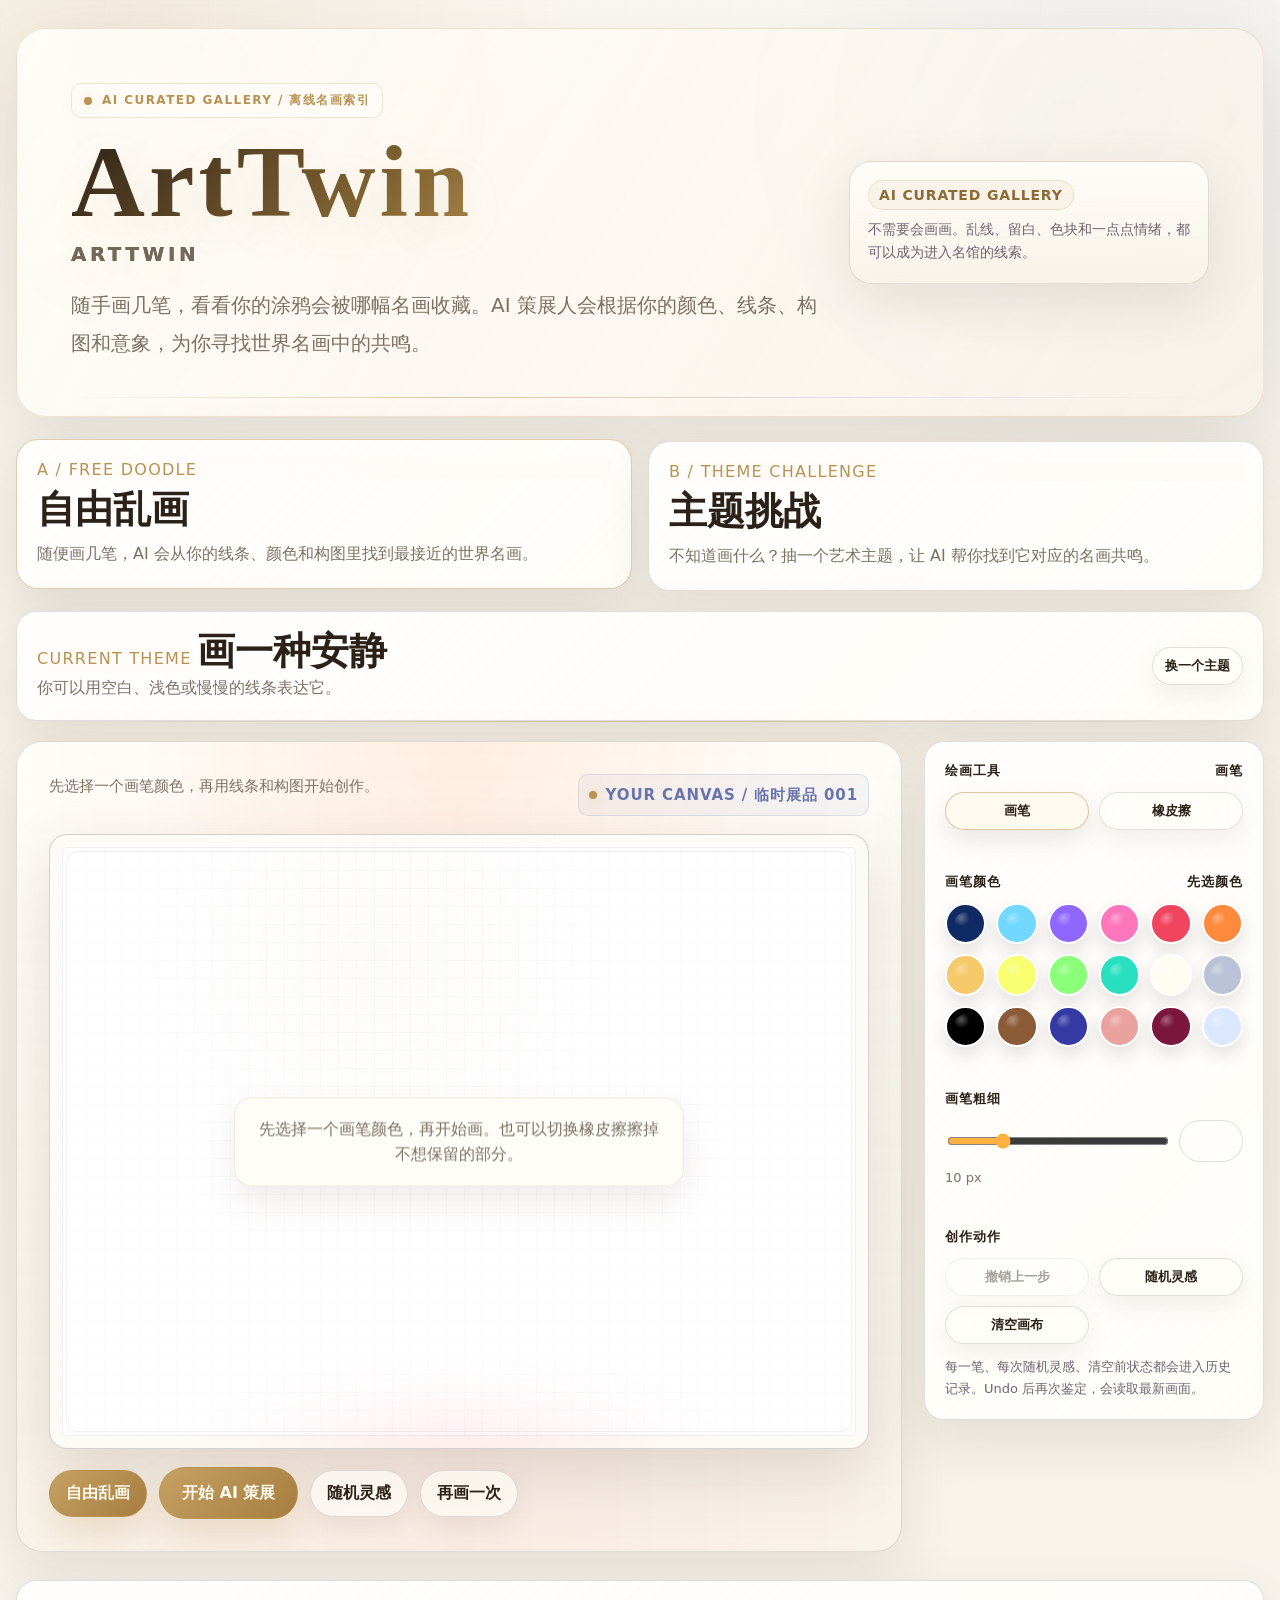
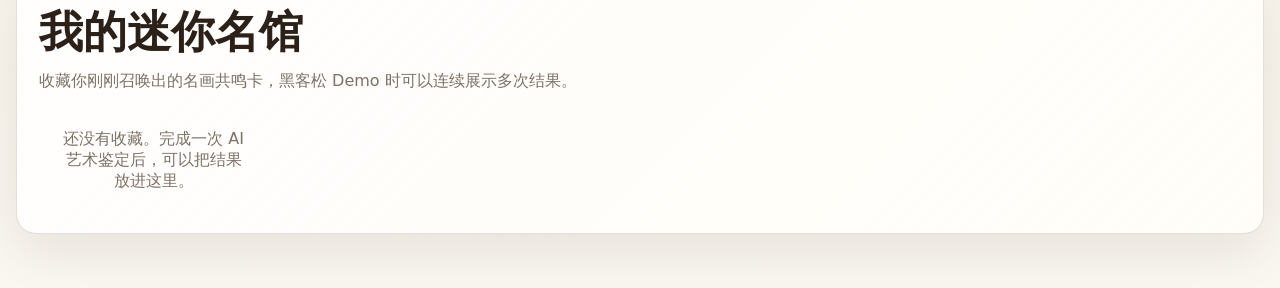
<file: index.html>
<!DOCTYPE html>
<html lang="zh-CN">
<head>
  <meta charset="UTF-8" />
  <meta name="viewport" content="width=device-width, initial-scale=1.0" />
  <title>ArtTwin</title>
  <style>
    :root {
      --bg: #060711;
      --bg-2: #0b1021;
      --panel: rgba(17, 24, 45, 0.68);
      --panel-strong: rgba(17, 24, 45, 0.9);
      --glass: rgba(255, 255, 255, 0.08);
      --line: rgba(255, 255, 255, 0.16);
      --text: #f6f2e8;
      --muted: #b9c0d4;
      --gold: #f6c96a;
      --gold-2: #fff0a8;
      --cyan: #78e7ff;
      --violet: #9d7cff;
      --pink: #ff77b7;
      --danger: #ff6d8b;
      --ok: #79ffc9;
      --shadow: 0 24px 80px rgba(0, 0, 0, 0.42);
      color-scheme: dark;
    }

    * {
      box-sizing: border-box;
    }

    html {
      min-height: 100%;
      background: var(--bg);
      scroll-behavior: smooth;
    }

    body {
      min-height: 100vh;
      margin: 0;
      overflow-x: hidden;
      background:
        radial-gradient(circle at 18% 10%, rgba(120, 231, 255, 0.16), transparent 27rem),
        radial-gradient(circle at 80% 2%, rgba(246, 201, 106, 0.12), transparent 25rem),
        radial-gradient(circle at 50% 70%, rgba(157, 124, 255, 0.16), transparent 34rem),
        linear-gradient(135deg, #050510 0%, #0a1021 42%, #090713 100%);
      color: var(--text);
      font-family: Inter, ui-sans-serif, system-ui, -apple-system, BlinkMacSystemFont, "Segoe UI", sans-serif;
      letter-spacing: 0;
    }

    button,
    input {
      font: inherit;
    }

    button {
      border: 0;
      color: inherit;
      cursor: pointer;
    }

    button:disabled {
      cursor: not-allowed;
      opacity: 0.42;
      filter: grayscale(0.3);
    }

    .ambient-particles {
      position: fixed;
      inset: 0;
      z-index: 0;
      pointer-events: none;
      overflow: hidden;
    }

    .particle {
      position: absolute;
      width: var(--size);
      height: var(--size);
      left: var(--left);
      top: var(--top);
      border-radius: 999px;
      background: var(--color);
      box-shadow: 0 0 18px var(--color);
      opacity: 0.42;
      animation: floatParticle var(--duration) ease-in-out infinite alternate;
      animation-delay: var(--delay);
    }

    @keyframes floatParticle {
      from { transform: translate3d(0, 0, 0) scale(0.92); }
      to { transform: translate3d(var(--drift-x), var(--drift-y), 0) scale(1.18); }
    }

    .page {
      position: relative;
      z-index: 1;
      width: min(1460px, calc(100% - 28px));
      margin: 0 auto;
      padding: 32px 0 54px;
    }

    .hero {
      display: grid;
      grid-template-columns: minmax(0, 1fr) auto;
      gap: 24px;
      align-items: end;
      padding: 18px 0 26px;
    }

    .eyebrow {
      display: inline-flex;
      align-items: center;
      gap: 10px;
      width: fit-content;
      padding: 8px 12px;
      border: 1px solid rgba(246, 201, 106, 0.28);
      border-radius: 999px;
      background: rgba(246, 201, 106, 0.08);
      color: #ffe5a4;
      font-size: 12px;
      font-weight: 700;
      text-transform: uppercase;
      letter-spacing: 0.08em;
      box-shadow: 0 0 32px rgba(246, 201, 106, 0.12);
    }

    .status-dot {
      width: 8px;
      height: 8px;
      border-radius: 999px;
      background: var(--ok);
      box-shadow: 0 0 14px var(--ok);
      animation: pulseDot 1.2s ease-in-out infinite;
    }

    @keyframes pulseDot {
      0%, 100% { transform: scale(0.8); opacity: 0.55; }
      50% { transform: scale(1.24); opacity: 1; }
    }

    h1 {
      max-width: 980px;
      margin: 18px 0 0;
      font-family: ui-serif, "Times New Roman", "Songti SC", serif;
      font-size: clamp(42px, 7vw, 92px);
      line-height: 0.95;
      font-weight: 800;
      letter-spacing: 0;
      text-shadow:
        0 0 28px rgba(120, 231, 255, 0.18),
        0 0 42px rgba(246, 201, 106, 0.12);
    }

    h1 span {
      display: block;
      margin-top: 9px;
      color: transparent;
      -webkit-text-stroke: 1px rgba(246, 242, 232, 0.72);
      font-family: Inter, ui-sans-serif, system-ui, sans-serif;
      font-size: clamp(22px, 3vw, 42px);
      line-height: 1.08;
      font-weight: 800;
    }

    .subtitle {
      max-width: 780px;
      margin: 18px 0 0;
      color: var(--muted);
      font-size: clamp(16px, 2.2vw, 21px);
      line-height: 1.72;
    }

    .hero-panel {
      width: min(360px, 100%);
      padding: 18px;
      border: 1px solid rgba(255, 255, 255, 0.13);
      border-radius: 18px;
      background: linear-gradient(145deg, rgba(255,255,255,0.1), rgba(255,255,255,0.035));
      box-shadow: var(--shadow);
      backdrop-filter: blur(18px);
    }

    .hero-panel strong {
      display: block;
      color: #ffe4a0;
      font-size: 14px;
      margin-bottom: 8px;
    }

    .hero-panel p {
      margin: 0;
      color: #d9def0;
      font-size: 14px;
      line-height: 1.7;
    }

    .studio-shell {
      display: grid;
      grid-template-columns: minmax(0, 1fr) 370px;
      gap: 22px;
      align-items: start;
    }

    .canvas-stage,
    .control-panel,
    .result-card,
    .mini-gallery {
      border: 1px solid rgba(255, 255, 255, 0.14);
      background:
        linear-gradient(145deg, rgba(255,255,255,0.1), rgba(255,255,255,0.035)),
        rgba(9, 12, 28, 0.72);
      box-shadow: var(--shadow);
      backdrop-filter: blur(22px);
    }

    .canvas-stage {
      position: relative;
      min-width: 0;
      padding: clamp(14px, 2.4vw, 26px);
      border-radius: 24px;
      overflow: hidden;
    }

    .canvas-stage::before {
      content: "";
      position: absolute;
      inset: 0;
      pointer-events: none;
      background:
        linear-gradient(90deg, transparent, rgba(120,231,255,0.08), transparent),
        radial-gradient(circle at 50% 0, rgba(246,201,106,0.18), transparent 36%);
      opacity: 0.74;
      mix-blend-mode: screen;
    }

    .curator-note {
      position: relative;
      z-index: 2;
      display: flex;
      align-items: center;
      justify-content: space-between;
      gap: 14px;
      margin-bottom: 16px;
      color: #dfe6fa;
      font-size: 14px;
      line-height: 1.6;
    }

    .curator-note span {
      display: inline-flex;
      align-items: center;
      gap: 9px;
      padding: 8px 10px;
      border: 1px solid rgba(120, 231, 255, 0.18);
      border-radius: 999px;
      background: rgba(120, 231, 255, 0.07);
      color: #bff4ff;
      white-space: nowrap;
    }

    .canvas-frame {
      position: relative;
      z-index: 1;
      width: 100%;
      aspect-ratio: 4 / 3;
      min-height: 360px;
      border: 1px solid rgba(246, 201, 106, 0.48);
      border-radius: 18px;
      overflow: hidden;
      background:
        radial-gradient(circle at 28% 24%, rgba(120, 231, 255, 0.13), transparent 34%),
        radial-gradient(circle at 78% 78%, rgba(246, 201, 106, 0.1), transparent 35%),
        linear-gradient(135deg, #10172e 0%, #0a0f1e 55%, #080814 100%);
      box-shadow:
        0 0 0 8px rgba(246, 201, 106, 0.04),
        inset 0 0 45px rgba(120, 231, 255, 0.08),
        0 0 48px rgba(120, 231, 255, 0.18),
        0 34px 90px rgba(0, 0, 0, 0.46);
      touch-action: none;
      user-select: none;
      isolation: isolate;
    }

    .canvas-frame::before,
    .canvas-frame::after {
      content: "";
      position: absolute;
      inset: 16px;
      z-index: 0;
      border: 1px solid rgba(246, 201, 106, 0.16);
      border-radius: 12px;
      pointer-events: none;
    }

    .canvas-frame::after {
      inset: auto 15% 0;
      height: 130px;
      border: 0;
      background: radial-gradient(ellipse at center, rgba(246, 201, 106, 0.16), transparent 65%);
      filter: blur(18px);
      transform: translateY(40%);
    }

    .canvas-frame.analyzing {
      animation: canvasShake 0.42s linear 4;
      box-shadow:
        0 0 0 8px rgba(246, 201, 106, 0.08),
        inset 0 0 90px rgba(157, 124, 255, 0.22),
        0 0 70px rgba(120, 231, 255, 0.34),
        0 0 120px rgba(246, 201, 106, 0.16);
    }

    @keyframes canvasShake {
      0%, 100% { transform: translate3d(0, 0, 0); }
      25% { transform: translate3d(1.5px, -1px, 0); }
      50% { transform: translate3d(-1px, 1.5px, 0); }
      75% { transform: translate3d(1px, 1px, 0); }
    }

    #artCanvas {
      position: absolute;
      inset: 0;
      z-index: 1;
      width: 100%;
      height: 100%;
      cursor: crosshair;
      touch-action: none;
    }

    .canvas-frame.eraser-mode #artCanvas {
      cursor: cell;
    }

    .canvas-hint {
      position: absolute;
      z-index: 2;
      left: 50%;
      top: 50%;
      width: min(450px, calc(100% - 48px));
      padding: 18px 20px;
      border: 1px solid rgba(255, 255, 255, 0.14);
      border-radius: 18px;
      background: rgba(7, 9, 18, 0.52);
      color: #e6ecff;
      text-align: center;
      line-height: 1.6;
      transform: translate(-50%, -50%);
      pointer-events: none;
      backdrop-filter: blur(14px);
      transition: opacity 0.28s ease, transform 0.28s ease;
    }

    .canvas-hint.hidden {
      opacity: 0;
      transform: translate(-50%, -50%) scale(0.96);
    }

    .scan-beam {
      position: absolute;
      inset: 0;
      z-index: 5;
      pointer-events: none;
      opacity: 0;
      background:
        linear-gradient(90deg, transparent, rgba(120,231,255,0.34), rgba(246,201,106,0.28), transparent);
      transform: translateX(-115%);
    }

    .canvas-frame.analyzing .scan-beam {
      opacity: 1;
      animation: scanBeam 1.05s ease-in-out 3;
    }

    @keyframes scanBeam {
      0% { transform: translateX(-115%); }
      100% { transform: translateX(115%); }
    }

    .portal-layer {
      position: absolute;
      inset: 0;
      z-index: 8;
      display: grid;
      place-items: center;
      pointer-events: none;
      opacity: 0;
      transition: opacity 0.28s ease;
    }

    .portal-layer.active {
      opacity: 1;
    }

    .portal-backdrop {
      position: absolute;
      inset: 0;
      background: radial-gradient(circle at center, rgba(3, 4, 13, 0.28), rgba(1, 1, 8, 0.86));
    }

    .portal-vortex {
      position: relative;
      width: min(42vw, 330px);
      height: min(42vw, 330px);
      border-radius: 999px;
      background:
        conic-gradient(from 0deg, rgba(120,231,255,0.1), rgba(157,124,255,0.8), rgba(246,201,106,0.9), rgba(120,231,255,0.18), rgba(157,124,255,0.8)),
        radial-gradient(circle, transparent 0 34%, rgba(4, 5, 18, 0.98) 35% 45%, rgba(120,231,255,0.35) 46% 48%, transparent 49%);
      box-shadow:
        0 0 38px rgba(120, 231, 255, 0.44),
        0 0 88px rgba(157, 124, 255, 0.3),
        0 0 130px rgba(246, 201, 106, 0.2),
        inset 0 0 40px rgba(255, 255, 255, 0.16);
      animation: spinPortal 1.1s linear infinite, portalPulse 1.5s ease-in-out infinite alternate;
      mix-blend-mode: screen;
    }

    .portal-vortex::before,
    .portal-vortex::after {
      content: "";
      position: absolute;
      inset: 11%;
      border-radius: inherit;
      border: 1px dashed rgba(255, 232, 158, 0.78);
      animation: spinPortal 1.8s linear infinite reverse;
      filter: drop-shadow(0 0 12px rgba(246, 201, 106, 0.7));
    }

    .portal-vortex::after {
      inset: 25%;
      border-color: rgba(120, 231, 255, 0.78);
      animation-duration: 0.8s;
    }

    .portal-layer.burst .portal-vortex {
      animation: portalBurst 0.72s ease-out forwards;
    }

    @keyframes spinPortal {
      to { transform: rotate(360deg); }
    }

    @keyframes portalPulse {
      from { filter: brightness(0.92) saturate(1); transform: scale(0.96); }
      to { filter: brightness(1.4) saturate(1.4); transform: scale(1.04); }
    }

    @keyframes portalBurst {
      0% { transform: scale(1) rotate(0deg); opacity: 1; filter: brightness(1); }
      70% { transform: scale(1.52) rotate(220deg); opacity: 1; filter: brightness(2.2); }
      100% { transform: scale(2.6) rotate(320deg); opacity: 0; filter: brightness(3); }
    }

    .portal-fragment {
      position: absolute;
      z-index: 9;
      left: var(--x);
      top: var(--y);
      width: var(--w);
      height: var(--h);
      border-radius: var(--radius);
      background: var(--bgc);
      color: #fff;
      font-size: var(--font);
      text-shadow: 0 0 14px rgba(255, 255, 255, 0.76);
      box-shadow: 0 0 20px var(--bgc);
      transform: translate(-50%, -50%) rotate(var(--angle));
      animation: fragmentPull var(--time) cubic-bezier(.12,.86,.26,1) forwards;
      animation-delay: var(--delay);
      opacity: 0.9;
    }

    @keyframes fragmentPull {
      0% { transform: translate(-50%, -50%) scale(1) rotate(var(--angle)); opacity: 0.95; }
      70% { opacity: 1; }
      100% { transform: translate(calc(-50% + var(--dx)), calc(-50% + var(--dy))) scale(0.05) rotate(calc(var(--angle) + 860deg)); opacity: 0; }
    }

    .studio-actions {
      position: relative;
      z-index: 2;
      display: flex;
      flex-wrap: wrap;
      gap: 12px;
      align-items: center;
      margin-top: 18px;
    }

    .btn {
      display: inline-flex;
      align-items: center;
      justify-content: center;
      gap: 9px;
      min-height: 44px;
      padding: 12px 16px;
      border: 1px solid rgba(255, 255, 255, 0.14);
      border-radius: 999px;
      background: rgba(255, 255, 255, 0.08);
      color: #f8fbff;
      font-weight: 800;
      transition: transform 0.22s ease, border-color 0.22s ease, box-shadow 0.22s ease, background 0.22s ease;
      backdrop-filter: blur(14px);
    }

    .btn:hover:not(:disabled) {
      transform: translateY(-2px);
      border-color: rgba(120, 231, 255, 0.44);
      box-shadow: 0 0 28px rgba(120, 231, 255, 0.18);
      background: rgba(255, 255, 255, 0.12);
    }

    .btn.primary {
      border-color: rgba(246, 201, 106, 0.58);
      background:
        linear-gradient(135deg, rgba(246, 201, 106, 0.26), rgba(157, 124, 255, 0.18)),
        rgba(255, 255, 255, 0.1);
      box-shadow: 0 0 36px rgba(246, 201, 106, 0.18);
    }

    .btn.portal {
      min-height: 52px;
      padding-inline: 22px;
      border-color: rgba(120, 231, 255, 0.5);
      background:
        linear-gradient(135deg, rgba(120, 231, 255, 0.22), rgba(157, 124, 255, 0.28), rgba(246, 201, 106, 0.12)),
        rgba(255, 255, 255, 0.08);
      box-shadow:
        inset 0 0 20px rgba(255, 255, 255, 0.05),
        0 0 42px rgba(120, 231, 255, 0.22);
    }

    .btn.small {
      min-height: 38px;
      padding: 9px 12px;
      font-size: 13px;
    }

    .btn.ghost {
      background: rgba(255, 255, 255, 0.045);
    }

    .control-panel {
      position: sticky;
      top: 20px;
      padding: 20px;
      border-radius: 22px;
    }

    .panel-section + .panel-section {
      margin-top: 22px;
      padding-top: 20px;
      border-top: 1px solid rgba(255, 255, 255, 0.11);
    }

    .panel-title {
      display: flex;
      align-items: center;
      justify-content: space-between;
      gap: 10px;
      margin: 0 0 12px;
      color: #fff6dc;
      font-size: 13px;
      font-weight: 900;
      text-transform: uppercase;
      letter-spacing: 0.08em;
    }

    .palette {
      display: grid;
      grid-template-columns: repeat(6, 1fr);
      gap: 10px;
    }

    .color-swatch {
      position: relative;
      width: 100%;
      aspect-ratio: 1;
      min-width: 0;
      border-radius: 999px;
      border: 2px solid rgba(255, 255, 255, 0.16);
      background: var(--swatch);
      box-shadow: 0 0 16px color-mix(in srgb, var(--swatch), transparent 48%);
      transition: transform 0.18s ease, border-color 0.18s ease, box-shadow 0.18s ease;
    }

    .color-swatch::after {
      content: "";
      position: absolute;
      inset: 18%;
      border-radius: inherit;
      background: radial-gradient(circle at 30% 24%, rgba(255,255,255,0.72), transparent 34%);
      opacity: 0.46;
      pointer-events: none;
    }

    .color-swatch:hover,
    .color-swatch.active {
      transform: scale(1.12);
      border-color: #fff2be;
      box-shadow: 0 0 0 4px rgba(246, 201, 106, 0.16), 0 0 24px var(--swatch);
      z-index: 2;
    }

    .tool-grid {
      display: grid;
      grid-template-columns: 1fr 1fr;
      gap: 10px;
    }

    .tool-grid .btn {
      justify-content: center;
    }

    .tool-grid .btn.active {
      border-color: rgba(246, 201, 106, 0.72);
      background: linear-gradient(135deg, rgba(246,201,106,0.24), rgba(120,231,255,0.12));
      color: #fff5d7;
      box-shadow: 0 0 0 4px rgba(246, 201, 106, 0.12);
    }

    .brush-row {
      display: grid;
      grid-template-columns: 1fr auto;
      gap: 12px;
      align-items: center;
    }

    input[type="range"] {
      width: 100%;
      accent-color: var(--gold);
    }

    .brush-preview {
      width: 64px;
      height: 42px;
      border: 1px solid rgba(255, 255, 255, 0.15);
      border-radius: 999px;
      display: grid;
      place-items: center;
      background: rgba(255, 255, 255, 0.06);
    }

    .brush-dot {
      width: var(--brush);
      height: var(--brush);
      max-width: 34px;
      max-height: 34px;
      min-width: 4px;
      min-height: 4px;
      border-radius: 999px;
      background: var(--current-color, #78e7ff);
      box-shadow: 0 0 18px var(--current-color, #78e7ff);
    }

    .brush-dot.no-color {
      background:
        linear-gradient(135deg, transparent 42%, rgba(255,255,255,0.62) 43%, rgba(255,255,255,0.62) 57%, transparent 58%),
        rgba(255, 255, 255, 0.12);
      box-shadow: inset 0 0 0 1px rgba(255, 255, 255, 0.2);
    }

    .brush-value {
      margin-top: 8px;
      color: var(--muted);
      font-size: 13px;
    }

    .action-grid {
      display: grid;
      grid-template-columns: 1fr 1fr;
      gap: 10px;
    }

    .hint-text {
      color: var(--muted);
      font-size: 13px;
      line-height: 1.65;
      margin: 12px 0 0;
    }

    .analysis-overlay {
      position: fixed;
      inset: 0;
      z-index: 40;
      display: none;
      align-items: center;
      justify-content: center;
      padding: 24px;
      background:
        radial-gradient(circle at 50% 45%, rgba(120, 231, 255, 0.13), transparent 30%),
        rgba(0, 0, 0, 0.72);
      backdrop-filter: blur(8px);
      pointer-events: none;
    }

    .analysis-overlay.active {
      display: flex;
      animation: overlayFade 0.25s ease;
    }

    @keyframes overlayFade {
      from { opacity: 0; }
      to { opacity: 1; }
    }

    .analysis-console {
      width: min(560px, 100%);
      padding: 22px;
      border: 1px solid rgba(120, 231, 255, 0.32);
      border-radius: 22px;
      background: rgba(7, 10, 23, 0.72);
      box-shadow: 0 0 60px rgba(120, 231, 255, 0.16);
      text-align: center;
    }

    .analysis-orbit {
      width: 86px;
      height: 86px;
      margin: 0 auto 16px;
      border-radius: 999px;
      border: 1px solid rgba(246, 201, 106, 0.72);
      background:
        radial-gradient(circle, rgba(246,201,106,0.28), transparent 42%),
        conic-gradient(from 0deg, transparent, rgba(120,231,255,0.9), transparent, rgba(246,201,106,0.9), transparent);
      box-shadow: 0 0 34px rgba(246, 201, 106, 0.32);
      animation: spinPortal 0.86s linear infinite;
    }

    .analysis-text {
      color: #fff5d7;
      font-size: clamp(18px, 4vw, 28px);
      font-family: ui-serif, "Times New Roman", "Songti SC", serif;
      font-weight: 800;
      line-height: 1.35;
    }

    .analysis-subtext {
      min-height: 22px;
      margin-top: 10px;
      color: #b9f4ff;
      font-size: 13px;
      letter-spacing: 0.08em;
      text-transform: uppercase;
    }

    .result-section {
      margin-top: 28px;
    }

    .result-card {
      position: relative;
      overflow: hidden;
      border-radius: 28px;
      padding: clamp(18px, 2.8vw, 30px);
      opacity: 0;
      transform: perspective(1400px) rotateX(10deg) scale(0.92) translateY(34px);
      transform-origin: center top;
    }

    .result-card.revealed {
      animation: cardReveal 0.9s cubic-bezier(.2, 1.1, .22, 1) forwards;
    }

    @keyframes cardReveal {
      0% { opacity: 0; transform: perspective(1400px) rotateX(16deg) rotateY(-8deg) scale(0.86) translateY(60px); filter: brightness(0.8); }
      62% { opacity: 1; transform: perspective(1400px) rotateX(-2deg) rotateY(2deg) scale(1.025) translateY(-4px); filter: brightness(1.24); }
      100% { opacity: 1; transform: perspective(1400px) rotateX(0deg) rotateY(0deg) scale(1) translateY(0); filter: brightness(1); }
    }

    .result-card::before {
      content: "";
      position: absolute;
      inset: -2px;
      z-index: -1;
      background:
        conic-gradient(from var(--spin, 0deg), rgba(246,201,106,0.9), rgba(120,231,255,0.55), rgba(157,124,255,0.74), rgba(246,201,106,0.9));
      filter: blur(18px);
      opacity: 0.58;
      animation: borderFlow 5s linear infinite;
    }

    .result-card::after {
      content: "";
      position: absolute;
      inset: 1px;
      z-index: -1;
      border-radius: 27px;
      background:
        radial-gradient(circle at 20% 15%, rgba(246, 201, 106, 0.14), transparent 30%),
        radial-gradient(circle at 82% 28%, rgba(120, 231, 255, 0.13), transparent 34%),
        rgba(9, 12, 28, 0.93);
    }

    @property --spin {
      syntax: "<angle>";
      inherits: false;
      initial-value: 0deg;
    }

    @keyframes borderFlow {
      to { --spin: 360deg; }
    }

    .result-top {
      display: grid;
      grid-template-columns: minmax(0, 0.9fr) minmax(320px, 1.1fr);
      gap: 24px;
      align-items: stretch;
    }

    .score-panel {
      display: grid;
      grid-template-rows: auto 1fr;
      gap: 14px;
      min-width: 0;
    }

    .score-badge {
      width: fit-content;
      padding: 8px 12px;
      border: 1px solid rgba(246, 201, 106, 0.42);
      border-radius: 999px;
      background: rgba(246, 201, 106, 0.11);
      color: #ffe39d;
      font-size: 12px;
      font-weight: 900;
      letter-spacing: 0.08em;
      text-transform: uppercase;
    }

    .score-number {
      font-family: ui-serif, "Times New Roman", serif;
      font-size: clamp(76px, 13vw, 154px);
      line-height: 0.82;
      font-weight: 900;
      color: transparent;
      background: linear-gradient(135deg, #fff8d7, #f6c96a 45%, #78e7ff);
      -webkit-background-clip: text;
      background-clip: text;
      text-shadow: 0 0 36px rgba(246, 201, 106, 0.16);
    }

    .score-caption {
      margin: 10px 0 0;
      color: #dbe2f5;
      font-size: 15px;
      line-height: 1.7;
    }

    .persona-card {
      align-self: end;
      padding: 16px;
      border: 1px solid rgba(255, 255, 255, 0.12);
      border-radius: 18px;
      background: rgba(255, 255, 255, 0.06);
    }

    .persona-card b {
      display: block;
      color: #fff0b9;
      font-size: 22px;
      margin-bottom: 8px;
    }

    .persona-card p {
      margin: 0;
      color: #d5dbef;
      line-height: 1.68;
      font-size: 14px;
    }

    .artwork-showcase {
      display: grid;
      grid-template-columns: 0.42fr 0.58fr;
      gap: 14px;
      min-width: 0;
    }

    .image-tile {
      position: relative;
      min-height: 330px;
      border: 1px solid rgba(255, 255, 255, 0.13);
      border-radius: 18px;
      overflow: hidden;
      background: #0b0d18;
      box-shadow: inset 0 0 40px rgba(255, 255, 255, 0.05);
    }

    .image-tile.small {
      min-height: 260px;
    }

    .image-tile > img {
      width: 100%;
      height: 100%;
      object-fit: cover;
      display: block;
    }

    .masterpiece-tile {
      border-color: rgba(246, 201, 106, 0.26);
      box-shadow:
        inset 0 0 40px rgba(255, 255, 255, 0.05),
        0 0 34px rgba(246, 201, 106, 0.08);
    }

    .image-label {
      position: absolute;
      left: 12px;
      bottom: 12px;
      z-index: 2;
      max-width: calc(100% - 24px);
      padding: 7px 9px;
      border: 1px solid rgba(255,255,255,0.14);
      border-radius: 999px;
      background: rgba(0, 0, 0, 0.52);
      color: #fff7e1;
      font-size: 12px;
      font-weight: 800;
      backdrop-filter: blur(10px);
    }

    .art-fallback {
      position: absolute;
      inset: 0;
      display: none;
      place-items: center;
      padding: 20px;
      text-align: center;
      background:
        radial-gradient(circle at 28% 28%, rgba(246,201,106,0.28), transparent 30%),
        radial-gradient(circle at 70% 70%, rgba(120,231,255,0.24), transparent 30%),
        linear-gradient(135deg, #13182a, #090b16);
    }

    .art-fallback strong {
      display: block;
      margin-bottom: 8px;
      color: #fff0ad;
      font-family: ui-serif, "Times New Roman", serif;
      font-size: 24px;
      line-height: 1.15;
    }

    .art-fallback span {
      display: block;
      color: #d6def0;
      line-height: 1.5;
    }

    .art-fallback .fallback-museum {
      margin-top: 10px;
      color: #c5d0ea;
      font-size: 12px;
    }

    .art-fallback .fallback-license {
      display: inline-flex;
      align-items: center;
      justify-content: center;
      width: fit-content;
      margin: 12px auto 0;
      padding: 6px 9px;
      border: 1px solid rgba(121, 255, 201, 0.26);
      border-radius: 999px;
      background: rgba(121, 255, 201, 0.08);
      color: #a7ffd9;
      font-size: 11px;
      font-weight: 900;
    }

    .artwork-meta h2 {
      margin: 18px 0 6px;
      font-family: ui-serif, "Times New Roman", "Songti SC", serif;
      font-size: clamp(30px, 5vw, 58px);
      line-height: 1.04;
      letter-spacing: 0;
    }

    .artwork-meta p {
      margin: 0;
      color: #cbd3ea;
      line-height: 1.72;
    }

    .open-access {
      display: inline-flex;
      align-items: center;
      gap: 8px;
      margin-top: 14px;
      padding: 8px 10px;
      border: 1px solid rgba(121, 255, 201, 0.24);
      border-radius: 999px;
      background: rgba(121, 255, 201, 0.08);
      color: #a7ffd9;
      font-size: 12px;
      font-weight: 900;
    }

    .source-link {
      color: #bff4ff;
      text-decoration: none;
      border-bottom: 1px solid rgba(120, 231, 255, 0.32);
    }

    .source-link:hover {
      color: #fff0ad;
      border-bottom-color: rgba(246, 201, 106, 0.62);
    }

    .tag-row {
      display: flex;
      flex-wrap: wrap;
      gap: 8px;
      margin-top: 16px;
    }

    .tag {
      display: inline-flex;
      align-items: center;
      min-height: 28px;
      padding: 6px 9px;
      border: 1px solid rgba(255, 255, 255, 0.12);
      border-radius: 999px;
      background: rgba(255, 255, 255, 0.06);
      color: #dce4f8;
      font-size: 12px;
      font-weight: 700;
    }

    .content-grid {
      display: grid;
      grid-template-columns: minmax(0, 1.05fr) minmax(330px, 0.95fr);
      gap: 18px;
      margin-top: 22px;
    }

    .info-panel {
      padding: 18px;
      border: 1px solid rgba(255, 255, 255, 0.12);
      border-radius: 18px;
      background: rgba(255, 255, 255, 0.055);
    }

    .info-panel h3 {
      margin: 0 0 12px;
      color: #fff0bc;
      font-size: 15px;
      font-weight: 900;
      text-transform: uppercase;
      letter-spacing: 0.08em;
    }

    .info-panel p,
    .info-panel li {
      color: #d7def1;
      font-size: 14px;
      line-height: 1.72;
    }

    .info-panel p {
      margin: 0;
    }

    .reason-list {
      margin: 0;
      padding-left: 18px;
    }

    .reason-list li + li {
      margin-top: 8px;
    }

    .top3-section {
      margin-top: 18px;
      padding: 18px;
      border: 1px solid rgba(255, 47, 86, 0.12);
      border-radius: 22px;
      background: rgba(255, 255, 255, 0.78);
      box-shadow: 0 16px 44px rgba(32, 25, 31, 0.08);
    }

    .top3-head {
      display: flex;
      align-items: end;
      justify-content: space-between;
      gap: 14px;
      margin-bottom: 14px;
    }

    .top3-head h3 {
      margin: 0;
      color: #1f1720;
      font-size: clamp(22px, 3vw, 34px);
      font-weight: 900;
      letter-spacing: 0;
    }

    .top3-head p {
      margin: 6px 0 0;
      color: #71636d;
      line-height: 1.6;
      font-size: 14px;
    }

    .top3-grid {
      display: grid;
      grid-template-columns: repeat(3, minmax(0, 1fr));
      gap: 14px;
    }

    .top-match-card {
      position: relative;
      overflow: hidden;
      min-width: 0;
      border: 1px solid rgba(255, 47, 86, 0.12);
      border-radius: 18px;
      background: #fff;
      box-shadow: 0 12px 30px rgba(32, 25, 31, 0.08);
      animation: topMatchIn 0.62s cubic-bezier(.2, 1, .25, 1) both;
      animation-delay: calc(var(--rank) * 0.08s);
    }

    @keyframes topMatchIn {
      from { opacity: 0; transform: translateY(16px) scale(0.98); }
      to { opacity: 1; transform: translateY(0) scale(1); }
    }

    .top-match-card .rank-ribbon {
      position: absolute;
      z-index: 4;
      top: 10px;
      left: 10px;
      padding: 6px 9px;
      border-radius: 999px;
      background: linear-gradient(135deg, #ff2f56, #ff7aa2);
      color: #fff;
      font-size: 12px;
      font-weight: 900;
      box-shadow: 0 10px 22px rgba(255, 47, 86, 0.24);
    }

    .top-match-card .top-match-image {
      position: relative;
      height: 210px;
      overflow: hidden;
      background: #fff5f7;
    }

    .top-match-card .top-match-image > img {
      width: 100%;
      height: 100%;
      object-fit: cover;
      display: block;
    }

    .top-match-body {
      padding: 14px;
    }

    .top-match-score {
      display: inline-flex;
      align-items: center;
      gap: 6px;
      min-height: 28px;
      padding: 5px 9px;
      border-radius: 999px;
      background: #fff0f3;
      color: #ff2f56;
      font-size: 12px;
      font-weight: 900;
    }

    .top-match-body h4 {
      margin: 10px 0 5px;
      color: #1f1720;
      font-size: 18px;
      line-height: 1.25;
      letter-spacing: 0;
    }

    .top-match-body .meta {
      margin: 0 0 10px;
      color: #766974;
      font-size: 13px;
      line-height: 1.5;
    }

    .similar-parts {
      display: flex;
      flex-wrap: wrap;
      gap: 7px;
      margin: 10px 0;
    }

    .similar-pill {
      display: inline-flex;
      align-items: center;
      min-height: 26px;
      padding: 5px 8px;
      border-radius: 999px;
      background: #fff7f8;
      border: 1px solid rgba(255, 47, 86, 0.12);
      color: #6a5964;
      font-size: 12px;
      font-weight: 700;
    }

    .top-match-body p {
      margin: 8px 0 0;
      color: #5f535c;
      font-size: 13px;
      line-height: 1.65;
    }

    .deep-dive-card {
      margin-top: 18px;
      background:
        radial-gradient(circle at 12% 0, rgba(255, 47, 86, 0.08), transparent 36%),
        #fff;
      border-color: rgba(255, 47, 86, 0.12);
    }

    .deep-dive-grid {
      display: grid;
      grid-template-columns: repeat(3, minmax(0, 1fr));
      gap: 12px;
      margin-top: 12px;
    }

    .deep-dive-block {
      padding: 14px;
      border-radius: 16px;
      background: #fff8fa;
      border: 1px solid rgba(255, 47, 86, 0.1);
    }

    .deep-dive-block b {
      display: block;
      margin-bottom: 8px;
      color: #ff2f56;
      font-size: 13px;
      letter-spacing: 0.04em;
      text-transform: uppercase;
    }

    /* Light social-card redesign: keeps the existing interaction system, but makes the demo lighter and clearer. */
    :root {
      --bg: #fff7f8;
      --bg-2: #fff0f4;
      --panel: rgba(255, 255, 255, 0.88);
      --panel-strong: rgba(255, 255, 255, 0.96);
      --glass: rgba(255, 255, 255, 0.72);
      --line: rgba(31, 23, 32, 0.1);
      --text: #1f1720;
      --muted: #756a73;
      --gold: #ffb23f;
      --gold-2: #ffe2a3;
      --cyan: #56c7ff;
      --violet: #8b6cff;
      --pink: #ff2f56;
      --danger: #ff3d67;
      --ok: #16c784;
      --shadow: 0 18px 50px rgba(31, 23, 32, 0.1);
      color-scheme: light;
    }

    html {
      background: #fff7f8;
    }

    body {
      background:
        radial-gradient(circle at 8% 6%, rgba(255, 47, 86, 0.12), transparent 26rem),
        radial-gradient(circle at 92% 10%, rgba(255, 178, 63, 0.14), transparent 24rem),
        linear-gradient(180deg, #fff8fa 0%, #fff3f5 48%, #ffffff 100%);
      color: var(--text);
    }

    .particle {
      opacity: 0.18;
      filter: blur(0.2px);
    }

    .eyebrow {
      border-color: rgba(255, 47, 86, 0.16);
      background: #fff;
      color: #ff2f56;
      box-shadow: 0 10px 28px rgba(255, 47, 86, 0.1);
      text-transform: none;
      letter-spacing: 0;
    }

    .status-dot {
      background: #ff2f56;
      box-shadow: 0 0 12px rgba(255, 47, 86, 0.42);
    }

    h1 {
      color: #1f1720;
      font-family: ui-sans-serif, system-ui, -apple-system, BlinkMacSystemFont, "Segoe UI", sans-serif;
      font-size: clamp(40px, 6vw, 76px);
      line-height: 1.02;
      text-shadow: none;
    }

    h1 span {
      color: #ff2f56;
      -webkit-text-stroke: 0;
      font-size: clamp(20px, 2.5vw, 34px);
      font-weight: 900;
    }

    .subtitle,
    .hero-panel p,
    .hint-text,
    .score-caption,
    .info-panel p,
    .info-panel li,
    .curator-text,
    .gallery-head p {
      color: #6f646d;
    }

    .hero-panel,
    .canvas-stage,
    .control-panel,
    .mini-gallery {
      border-color: rgba(255, 47, 86, 0.1);
      background: rgba(255, 255, 255, 0.84);
      box-shadow: var(--shadow);
      backdrop-filter: blur(18px);
    }

    .hero-panel strong,
    .panel-title,
    .info-panel h3,
    .gallery-head h2 {
      color: #1f1720;
    }

    .canvas-stage::before {
      background:
        linear-gradient(90deg, transparent, rgba(255, 47, 86, 0.06), transparent),
        radial-gradient(circle at 50% 0, rgba(255, 178, 63, 0.12), transparent 34%);
      mix-blend-mode: multiply;
    }

    .curator-note {
      color: #5f535c;
    }

    .curator-note span {
      border-color: rgba(255, 47, 86, 0.13);
      background: #fff5f7;
      color: #ff2f56;
    }

    .canvas-frame {
      background:
        linear-gradient(45deg, rgba(255, 47, 86, 0.035) 25%, transparent 25% 75%, rgba(255, 47, 86, 0.035) 75%),
        linear-gradient(45deg, rgba(255, 47, 86, 0.035) 25%, transparent 25% 75%, rgba(255, 47, 86, 0.035) 75%),
        #ffffff;
      background-position: 0 0, 12px 12px, 0 0;
      background-size: 24px 24px, 24px 24px, auto;
      border-color: rgba(255, 47, 86, 0.18);
      box-shadow:
        0 0 0 8px rgba(255, 47, 86, 0.035),
        inset 0 0 0 1px rgba(31, 23, 32, 0.04),
        0 24px 60px rgba(31, 23, 32, 0.12);
    }

    .canvas-frame::before {
      border-color: rgba(31, 23, 32, 0.06);
    }

    .canvas-frame::after {
      background: radial-gradient(ellipse at center, rgba(255, 47, 86, 0.08), transparent 65%);
    }

    .canvas-hint {
      border-color: rgba(255, 47, 86, 0.12);
      background: rgba(255, 255, 255, 0.84);
      color: #6a5964;
      box-shadow: 0 12px 34px rgba(31, 23, 32, 0.08);
    }

    .btn {
      border-color: rgba(255, 47, 86, 0.12);
      background: #fff;
      color: #2a2028;
      box-shadow: 0 10px 24px rgba(31, 23, 32, 0.08);
    }

    .btn:hover:not(:disabled) {
      border-color: rgba(255, 47, 86, 0.32);
      box-shadow: 0 14px 30px rgba(255, 47, 86, 0.12);
      background: #fff8fa;
    }

    .btn.primary,
    .btn.portal {
      border-color: rgba(255, 47, 86, 0.18);
      background: linear-gradient(135deg, #ff2f56, #ff7aa2);
      color: #fff;
      box-shadow: 0 14px 32px rgba(255, 47, 86, 0.24);
    }

    .btn.ghost {
      background: #fff7f8;
      color: #3a3038;
    }

    .color-swatch {
      border-color: #fff;
      box-shadow: 0 8px 18px rgba(31, 23, 32, 0.12);
    }

    .color-swatch:hover,
    .color-swatch.active {
      border-color: #ff2f56;
      box-shadow: 0 0 0 4px rgba(255, 47, 86, 0.12), 0 10px 24px rgba(31, 23, 32, 0.14);
    }

    .brush-preview,
    .info-panel {
      border-color: rgba(255, 47, 86, 0.1);
      background: #fff;
      color: #2a2028;
    }

    .analysis-overlay {
      background:
        radial-gradient(circle at 50% 45%, rgba(255, 47, 86, 0.12), transparent 30%),
        rgba(255, 247, 248, 0.76);
    }

    .analysis-console,
    .result-card {
      border-color: rgba(255, 47, 86, 0.12);
      background: rgba(255, 255, 255, 0.92);
      box-shadow: 0 24px 70px rgba(31, 23, 32, 0.14);
    }

    .analysis-text,
    .analysis-subtext,
    .score-badge,
    .persona-card b,
    .artwork-meta h2,
    .share-card,
    .curator-copy b {
      color: #1f1720;
    }

    .analysis-orbit {
      border-color: rgba(255, 47, 86, 0.7);
      box-shadow: 0 0 24px rgba(255, 47, 86, 0.18);
    }

    .result-card::before {
      background: conic-gradient(from var(--spin, 0deg), rgba(255,47,86,0.72), rgba(255,178,63,0.42), rgba(255,122,162,0.56), rgba(255,47,86,0.72));
      opacity: 0.25;
    }

    .result-card::after {
      background:
        radial-gradient(circle at 14% 10%, rgba(255, 47, 86, 0.08), transparent 30%),
        radial-gradient(circle at 84% 22%, rgba(255, 178, 63, 0.08), transparent 34%),
        rgba(255, 255, 255, 0.96);
    }

    .score-number {
      background: linear-gradient(135deg, #ff2f56, #ff7aa2 48%, #ffb23f);
      -webkit-background-clip: text;
      background-clip: text;
      text-shadow: none;
    }

    .score-badge,
    .open-access,
    .tag,
    .share-card {
      border-color: rgba(255, 47, 86, 0.12);
      background: #fff5f7;
      color: #ff2f56;
    }

    .persona-card,
    .curator-panel {
      border-color: rgba(255, 47, 86, 0.1);
      background: #fff8fa;
    }

    .persona-card p,
    .artwork-meta p {
      color: #6f646d;
    }

    .image-tile {
      background: #fff5f7;
      border-color: rgba(31, 23, 32, 0.08);
      box-shadow: 0 12px 30px rgba(31, 23, 32, 0.08);
    }

    .image-label {
      border-color: rgba(255, 255, 255, 0.7);
      background: rgba(255, 255, 255, 0.86);
      color: #ff2f56;
      box-shadow: 0 8px 20px rgba(31, 23, 32, 0.1);
    }

    .art-fallback {
      background:
        radial-gradient(circle at 18% 22%, rgba(255,47,86,0.2), transparent 32%),
        radial-gradient(circle at 82% 70%, rgba(255,178,63,0.22), transparent 34%),
        linear-gradient(135deg, #fff7f8, #fff0f4);
    }

    .art-fallback strong,
    .art-fallback span {
      color: #1f1720;
    }

    .source-link {
      color: #ff2f56;
      border-bottom-color: rgba(255, 47, 86, 0.22);
    }

    .curator-avatar {
      background: linear-gradient(135deg, #ff2f56, #ffb23f);
      color: #fff;
      box-shadow: 0 12px 24px rgba(255, 47, 86, 0.18);
    }

    .toast {
      border-color: rgba(255, 47, 86, 0.18);
      background: rgba(255, 255, 255, 0.92);
      color: #ff2f56;
      box-shadow: 0 18px 44px rgba(31, 23, 32, 0.12);
    }

    .curator-panel {
      margin-top: 18px;
      display: grid;
      grid-template-columns: auto minmax(0, 1fr);
      gap: 14px;
      align-items: start;
      padding: 18px;
      border: 1px solid rgba(120, 231, 255, 0.22);
      border-radius: 20px;
      background:
        radial-gradient(circle at 0 0, rgba(120, 231, 255, 0.12), transparent 34%),
        rgba(255, 255, 255, 0.055);
    }

    .curator-avatar {
      position: relative;
      width: 48px;
      height: 48px;
      border-radius: 16px;
      display: grid;
      place-items: center;
      background:
        conic-gradient(from 0deg, rgba(120,231,255,0.26), rgba(246,201,106,0.38), rgba(157,124,255,0.34), rgba(120,231,255,0.26)),
        rgba(255, 255, 255, 0.08);
      box-shadow: 0 0 22px rgba(120, 231, 255, 0.18);
      font-weight: 900;
    }

    .curator-avatar::after {
      content: "";
      position: absolute;
      right: -2px;
      bottom: -2px;
      width: 12px;
      height: 12px;
      border: 2px solid #11162a;
      border-radius: 999px;
      background: var(--ok);
      box-shadow: 0 0 10px var(--ok);
    }

    .curator-copy {
      min-width: 0;
    }

    .curator-copy header {
      display: flex;
      align-items: center;
      justify-content: space-between;
      gap: 12px;
      margin-bottom: 8px;
    }

    .curator-copy b {
      color: #dff9ff;
      font-size: 13px;
      letter-spacing: 0.08em;
      text-transform: uppercase;
    }

    .curator-text {
      min-height: 124px;
      color: #e3e9fb;
      font-size: 14px;
      line-height: 1.78;
      white-space: pre-line;
    }

    .typing-cursor {
      display: inline-block;
      width: 8px;
      height: 1em;
      margin-left: 2px;
      transform: translateY(2px);
      background: #fff2a8;
      animation: blink 0.82s steps(2, start) infinite;
    }

    @keyframes blink {
      50% { opacity: 0; }
    }

    .share-row {
      display: flex;
      flex-wrap: wrap;
      gap: 10px;
      margin-top: 16px;
    }

    .share-card {
      margin-top: 16px;
      padding: 14px;
      border: 1px solid rgba(246, 201, 106, 0.22);
      border-radius: 16px;
      background: rgba(246, 201, 106, 0.07);
      color: #fff2bf;
      font-size: 14px;
      line-height: 1.7;
    }

    .resonance-compare {
      margin-top: 18px;
      padding: clamp(16px, 2.5vw, 24px);
      border: 1px solid rgba(185, 146, 82, 0.18);
      border-radius: 24px;
      background:
        radial-gradient(circle at 12% 0, rgba(185, 146, 82, 0.1), transparent 34%),
        radial-gradient(circle at 90% 16%, rgba(140, 153, 199, 0.12), transparent 34%),
        rgba(255, 253, 248, 0.92);
      box-shadow: 0 18px 48px rgba(84, 67, 49, 0.1);
    }

    .resonance-compare h3,
    .poster-page h2,
    .badge-page h2 {
      margin: 0;
      color: var(--museum-ink);
      font-family: Georgia, "Songti SC", serif;
      font-size: clamp(24px, 3vw, 38px);
      letter-spacing: 0;
    }

    .resonance-compare > p,
    .poster-page > p,
    .badge-page > p {
      margin: 8px 0 0;
      color: var(--museum-muted);
      line-height: 1.7;
    }

    .resonance-frames {
      display: grid;
      grid-template-columns: 1fr 1fr;
      gap: 14px;
      margin-top: 16px;
    }

    .resonance-frame {
      position: relative;
      min-height: 280px;
      aspect-ratio: 4 / 3;
      overflow: hidden;
      border: 1px solid rgba(83, 67, 49, 0.14);
      border-radius: 20px;
      background: #f7efe4;
      box-shadow: inset 0 0 0 1px rgba(255,255,255,0.6), 0 14px 32px rgba(84, 67, 49, 0.1);
    }

    .resonance-frame img,
    .resonance-frame .masterpiece-image {
      width: 100%;
      height: 100%;
      object-fit: contain;
      display: block;
    }

    .resonance-marker {
      position: absolute;
      left: calc(var(--x) * 1%);
      top: calc(var(--y) * 1%);
      z-index: 5;
      width: 28px;
      height: 28px;
      display: grid;
      place-items: center;
      border: 2px solid rgba(255, 255, 255, 0.78);
      border-radius: 999px;
      background: linear-gradient(135deg, #b99252, #8c99c7 58%, #2b2118);
      color: #fff;
      font-size: 13px;
      font-weight: 900;
      box-shadow: 0 8px 18px rgba(43, 33, 24, 0.26);
      transform: translate(-50%, -50%);
      transition: transform 0.18s ease, box-shadow 0.18s ease;
    }

    .resonance-marker:hover,
    .resonance-marker:focus-visible {
      transform: translate(-50%, -50%) scale(1.12);
      box-shadow: 0 10px 24px rgba(140, 153, 199, 0.38);
    }

    .resonance-notes {
      display: grid;
      gap: 10px;
      margin-top: 14px;
    }

    .resonance-note {
      display: grid;
      grid-template-columns: auto minmax(0, 1fr);
      gap: 10px;
      padding: 13px;
      border: 1px solid rgba(185, 146, 82, 0.14);
      border-radius: 16px;
      background: rgba(255, 255, 255, 0.72);
    }

    .note-number {
      width: 28px;
      height: 28px;
      display: grid;
      place-items: center;
      border-radius: 999px;
      background: linear-gradient(135deg, #b99252, #8c99c7);
      color: #fff;
      font-weight: 900;
    }

    .resonance-note b {
      display: block;
      margin-bottom: 6px;
      color: #8b6b36;
    }

    .resonance-note p {
      margin: 4px 0 0;
      color: var(--museum-muted);
      font-size: 14px;
      line-height: 1.65;
    }

    .top-match-detail {
      margin: 14px;
      padding-top: 14px;
      border-top: 1px solid rgba(185, 146, 82, 0.16);
    }

    .top-match-detail .details-content {
      display: none;
      padding: 0;
    }

    .top-match-detail.open .details-content {
      display: block;
    }

    .match-detail-grid {
      display: grid;
      grid-template-columns: repeat(2, minmax(0, 1fr));
      gap: 12px;
      margin-top: 14px;
    }

    .match-detail-block {
      padding: 13px;
      border: 1px solid rgba(185, 146, 82, 0.13);
      border-radius: 14px;
      background: rgba(255, 253, 248, 0.72);
    }

    .match-detail-block b {
      display: block;
      margin-bottom: 6px;
      color: #8b6b36;
    }

    .match-detail-block p,
    .match-detail-block li {
      margin: 0;
      color: var(--museum-muted);
      font-size: 13px;
      line-height: 1.65;
    }

    .poster-section,
    .badge-section {
      margin-top: 28px;
    }

    .poster-page,
    .badge-page {
      border: 1px solid rgba(185, 146, 82, 0.18);
      border-radius: 28px;
      padding: clamp(18px, 3vw, 30px);
      background: rgba(255, 253, 248, 0.92);
      box-shadow: 0 24px 70px rgba(84, 67, 49, 0.13);
    }

    .poster-shell {
      position: relative;
      max-width: 760px;
      margin: 18px auto 0;
      padding: clamp(18px, 4vw, 32px);
      overflow: hidden;
      border-radius: 34px;
      background:
        radial-gradient(circle at 18% 8%, rgba(255,255,255,0.72), transparent 20%),
        radial-gradient(circle at 84% 20%, rgba(255,255,255,0.48), transparent 18%),
        linear-gradient(135deg, #ffdbe7 0%, #dfe8ff 45%, #fff0c8 100%);
      box-shadow: 0 28px 80px rgba(140, 112, 150, 0.24);
    }

    .poster-shell::before {
      content: "";
      position: absolute;
      inset: 18px;
      border: 1px solid rgba(255, 255, 255, 0.56);
      border-radius: 26px;
      pointer-events: none;
    }

    .poster-content {
      position: relative;
      z-index: 1;
      display: grid;
      gap: 16px;
    }

    .poster-kicker {
      width: fit-content;
      padding: 7px 11px;
      border-radius: 999px;
      background: rgba(255,255,255,0.66);
      color: #7a5a9c;
      font-size: 12px;
      font-weight: 900;
      letter-spacing: 0.08em;
    }

    .poster-brand {
      color: #2b2118;
      font-size: 20px;
      font-weight: 900;
    }

    .poster-persona {
      margin: 0;
      color: #2b2118;
      font-family: Georgia, "Songti SC", serif;
      font-size: clamp(36px, 8vw, 74px);
      line-height: 1.02;
    }

    .poster-copy {
      margin: 0;
      max-width: 620px;
      color: rgba(43, 33, 24, 0.72);
      font-size: 16px;
      line-height: 1.75;
    }

    .poster-images {
      display: grid;
      grid-template-columns: 1fr 1fr;
      gap: 12px;
    }

    .poster-image {
      position: relative;
      aspect-ratio: 1 / 1;
      overflow: hidden;
      border: 1px solid rgba(255,255,255,0.7);
      border-radius: 22px;
      background: rgba(255,255,255,0.56);
      box-shadow: 0 14px 34px rgba(43, 33, 24, 0.1);
    }

    .poster-image img,
    .poster-image .masterpiece-image {
      width: 100%;
      height: 100%;
      object-fit: contain;
      display: block;
    }

    .poster-score-row {
      display: grid;
      grid-template-columns: auto minmax(0, 1fr);
      gap: 16px;
      align-items: center;
      padding: 14px;
      border-radius: 22px;
      background: rgba(255,255,255,0.58);
    }

    .poster-score {
      font-family: Georgia, serif;
      font-size: clamp(48px, 12vw, 92px);
      line-height: 0.9;
      color: #ff4d7d;
      font-weight: 900;
    }

    .poster-artwork-title {
      margin: 0 0 4px;
      color: #2b2118;
      font-size: 18px;
      font-weight: 900;
    }

    .poster-tags,
    .badge-tags {
      display: flex;
      flex-wrap: wrap;
      gap: 7px;
    }

    .poster-tags span,
    .badge-tags span {
      padding: 5px 8px;
      border-radius: 999px;
      background: rgba(255,255,255,0.62);
      color: #755d88;
      font-size: 12px;
      font-weight: 800;
    }

    .poster-footer {
      color: rgba(43, 33, 24, 0.66);
      font-weight: 800;
      text-align: center;
    }

    .badge-unlock-card,
    .badge-progress {
      margin-top: 16px;
      padding: 16px;
      border: 1px solid rgba(185, 146, 82, 0.16);
      border-radius: 20px;
      background: rgba(255, 255, 255, 0.72);
    }

    .progress-bar {
      height: 10px;
      margin-top: 10px;
      overflow: hidden;
      border-radius: 999px;
      background: rgba(83, 67, 49, 0.1);
    }

    .progress-fill {
      width: var(--progress);
      height: 100%;
      border-radius: inherit;
      background: linear-gradient(90deg, #b99252, #8c99c7, #ff7aa2);
    }

    .badge-grid {
      display: grid;
      grid-template-columns: repeat(2, minmax(0, 1fr));
      gap: 14px;
      margin-top: 16px;
    }

    .badge-card {
      min-height: 220px;
      padding: 16px;
      border: 1px solid rgba(83, 67, 49, 0.12);
      border-radius: 22px;
      background: #f1ede6;
      color: #8c8378;
    }

    .badge-card.unlocked {
      border-color: rgba(185, 146, 82, 0.38);
      background:
        radial-gradient(circle at 16% 0, rgba(255,255,255,0.5), transparent 30%),
        linear-gradient(135deg, rgba(255, 245, 211, 0.95), rgba(224, 232, 255, 0.94), rgba(255, 226, 239, 0.9));
      color: var(--museum-ink);
      box-shadow: 0 16px 38px rgba(185, 146, 82, 0.16);
    }

    .badge-card.current {
      box-shadow: 0 0 0 2px rgba(255, 122, 162, 0.36), 0 16px 44px rgba(255, 122, 162, 0.16);
    }

    .badge-icon {
      font-size: 36px;
      line-height: 1;
    }

    .badge-card h3 {
      margin: 12px 0 4px;
      color: inherit;
      font-size: 19px;
    }

    .badge-card p {
      margin: 8px 0 0;
      line-height: 1.6;
      font-size: 13px;
    }

    .badge-status {
      display: inline-flex;
      margin-top: 12px;
      padding: 5px 9px;
      border-radius: 999px;
      background: rgba(255,255,255,0.64);
      color: #8b6b36;
      font-size: 12px;
      font-weight: 900;
    }

    .mini-gallery {
      margin-top: 28px;
      border-radius: 24px;
      padding: 22px;
    }

    .gallery-head {
      display: flex;
      align-items: end;
      justify-content: space-between;
      gap: 16px;
      margin-bottom: 16px;
    }

    .gallery-head h2 {
      margin: 0;
      font-family: ui-serif, "Times New Roman", "Songti SC", serif;
      font-size: clamp(26px, 4vw, 44px);
    }

    .gallery-head p {
      margin: 6px 0 0;
      color: var(--muted);
      line-height: 1.6;
    }

    .gallery-grid {
      display: grid;
      grid-template-columns: repeat(auto-fill, minmax(210px, 1fr));
      gap: 14px;
    }

    .gallery-empty {
      padding: 18px;
      border: 1px dashed rgba(255, 255, 255, 0.16);
      border-radius: 16px;
      color: var(--muted);
      text-align: center;
    }

    .gallery-item {
      border: 1px solid rgba(255,255,255,0.12);
      border-radius: 16px;
      overflow: hidden;
      background: rgba(255,255,255,0.055);
    }

    .gallery-item img {
      width: 100%;
      aspect-ratio: 4 / 3;
      object-fit: cover;
      display: block;
      background: #090d18;
    }

    .gallery-item div {
      padding: 12px;
    }

    .gallery-item b {
      display: block;
      color: #fff2bd;
      line-height: 1.3;
      margin-bottom: 6px;
    }

    .gallery-item p {
      margin: 0;
      color: #d1d8eb;
      font-size: 13px;
      line-height: 1.55;
    }

    .toast {
      position: fixed;
      left: 50%;
      bottom: 24px;
      z-index: 80;
      max-width: min(520px, calc(100% - 28px));
      padding: 12px 16px;
      border: 1px solid rgba(246, 201, 106, 0.34);
      border-radius: 999px;
      background: rgba(5, 7, 16, 0.86);
      color: #fff4c6;
      box-shadow: 0 0 34px rgba(246, 201, 106, 0.18);
      backdrop-filter: blur(14px);
      transform: translate(-50%, 18px);
      opacity: 0;
      pointer-events: none;
      transition: transform 0.25s ease, opacity 0.25s ease;
      text-align: center;
      line-height: 1.5;
    }

    .toast.show {
      transform: translate(-50%, 0);
      opacity: 1;
    }

    .sr-only {
      position: absolute;
      width: 1px;
      height: 1px;
      padding: 0;
      margin: -1px;
      overflow: hidden;
      clip: rect(0, 0, 0, 0);
      white-space: nowrap;
      border: 0;
    }

    /* Stage 1 museum refactor: modern gallery, paper texture, curator report structure. */
    :root {
      --museum-bg: #f6f1e9;
      --museum-wall: #fbf8f2;
      --museum-paper: #fffdf8;
      --museum-ink: #2b2118;
      --museum-muted: #7c7166;
      --museum-line: rgba(83, 67, 49, 0.16);
      --museum-gold: #b99252;
      --museum-blue: #8c99c7;
      --museum-lilac: #b9acd7;
      --shadow: 0 18px 55px rgba(84, 67, 49, 0.12);
      --text: var(--museum-ink);
      --muted: var(--museum-muted);
      --pink: var(--museum-gold);
    }

    body {
      background:
        radial-gradient(circle at 10% 0%, rgba(185, 146, 82, 0.12), transparent 28rem),
        radial-gradient(circle at 88% 9%, rgba(140, 153, 199, 0.12), transparent 24rem),
        linear-gradient(180deg, #fbf8f2 0%, #f4eee4 60%, #fbf8f2 100%);
      color: var(--museum-ink);
    }

    body::before {
      content: "";
      position: fixed;
      inset: 0;
      z-index: 0;
      pointer-events: none;
      opacity: 0.42;
      background-image:
        linear-gradient(rgba(83, 67, 49, 0.025) 1px, transparent 1px),
        linear-gradient(90deg, rgba(83, 67, 49, 0.018) 1px, transparent 1px);
      background-size: 26px 26px, 26px 26px;
      mask-image: linear-gradient(180deg, rgba(0,0,0,0.7), transparent 82%);
    }

    .ambient-particles {
      display: none;
    }

    .page {
      width: min(1320px, calc(100% - 32px));
      padding-top: 28px;
    }

    .hero {
      grid-template-columns: 1fr minmax(280px, 360px);
      align-items: center;
      padding: 24px 0 20px;
    }

    .eyebrow,
    .mode-kicker {
      border-color: rgba(185, 146, 82, 0.22);
      background: rgba(255, 253, 248, 0.72);
      color: var(--museum-gold);
      box-shadow: none;
      letter-spacing: 0.08em;
      text-transform: uppercase;
    }

    .status-dot {
      background: var(--museum-gold);
      box-shadow: 0 0 12px rgba(185, 146, 82, 0.35);
    }

    h1 {
      max-width: 900px;
      color: var(--museum-ink);
      font-family: "Times New Roman", "Songti SC", ui-serif, serif;
      font-size: clamp(44px, 6vw, 88px);
      font-weight: 700;
      line-height: 1;
      letter-spacing: 0;
    }

    h1 span {
      margin-top: 12px;
      color: var(--museum-muted);
      font-family: Inter, ui-sans-serif, system-ui, sans-serif;
      font-size: clamp(15px, 1.5vw, 22px);
      font-weight: 600;
      letter-spacing: 0.08em;
      text-transform: uppercase;
    }

    .subtitle {
      max-width: 720px;
      color: var(--museum-muted);
      font-size: 17px;
      line-height: 1.9;
    }

    .hero-panel,
    .canvas-stage,
    .control-panel,
    .result-card,
    .mini-gallery,
    .mode-card,
    .theme-card,
    .intent-panel,
    .info-panel,
    .top3-section {
      border: 1px solid var(--museum-line);
      background:
        linear-gradient(135deg, rgba(255,255,255,0.62), rgba(255,253,248,0.86)),
        var(--museum-paper);
      box-shadow: var(--shadow);
      backdrop-filter: blur(14px);
    }

    .hero-panel,
    .canvas-stage,
    .control-panel,
    .mini-gallery,
    .mode-card,
    .theme-card {
      border-radius: 20px;
    }

    .hero-panel strong,
    .panel-title,
    .info-panel h3,
    .gallery-head h2,
    .top3-head h3 {
      color: var(--museum-ink);
    }

    .mode-selector {
      display: grid;
      grid-template-columns: repeat(2, minmax(0, 1fr));
      gap: 16px;
      margin: 6px 0 18px;
    }

    .mode-card {
      display: grid;
      gap: 9px;
      min-height: 150px;
      padding: 20px;
      text-align: left;
      color: var(--museum-ink);
      transition: transform 0.22s ease, border-color 0.22s ease, box-shadow 0.22s ease;
    }

    .mode-card strong,
    .theme-card strong {
      font-family: "Times New Roman", "Songti SC", ui-serif, serif;
      font-size: 30px;
      font-weight: 700;
      line-height: 1.15;
    }

    .mode-card p,
    .theme-card p {
      margin: 0;
      color: var(--museum-muted);
      line-height: 1.75;
    }

    .mode-card:hover,
    .mode-card.active {
      transform: translateY(-2px);
      border-color: rgba(185, 146, 82, 0.45);
      box-shadow: 0 22px 60px rgba(84, 67, 49, 0.15);
    }

    .theme-card {
      display: flex;
      align-items: center;
      justify-content: space-between;
      gap: 16px;
      margin: -2px 0 20px;
      padding: 18px 20px;
    }

    .studio-shell {
      grid-template-columns: minmax(0, 1fr) 340px;
    }

    .curator-note {
      color: var(--museum-muted);
    }

    .curator-note span {
      border-color: rgba(140, 153, 199, 0.24);
      background: rgba(140, 153, 199, 0.08);
      color: #6875ad;
    }

    .canvas-frame {
      background:
        radial-gradient(circle at 40% 20%, rgba(185, 146, 82, 0.035), transparent 34%),
        linear-gradient(0deg, rgba(83, 67, 49, 0.025) 1px, transparent 1px),
        linear-gradient(90deg, rgba(83, 67, 49, 0.018) 1px, transparent 1px),
        #ffffff;
      background-size: auto, 18px 18px, 18px 18px, auto;
      border: 1px solid rgba(83, 67, 49, 0.2);
      border-radius: 14px;
      box-shadow:
        inset 0 0 0 10px rgba(255, 253, 248, 0.82),
        0 18px 48px rgba(84, 67, 49, 0.12);
    }

    .canvas-hint {
      border-color: rgba(185, 146, 82, 0.18);
      background: rgba(255, 253, 248, 0.9);
      color: var(--museum-muted);
      box-shadow: 0 16px 36px rgba(84, 67, 49, 0.1);
    }

    .btn {
      border: 1px solid rgba(83, 67, 49, 0.16);
      border-radius: 999px;
      background: rgba(255, 253, 248, 0.88);
      color: var(--museum-ink);
      box-shadow: 0 10px 24px rgba(84, 67, 49, 0.08);
    }

    .btn.primary,
    .btn.portal {
      border-color: rgba(185, 146, 82, 0.42);
      background: linear-gradient(135deg, #c5a163, #a67e3f);
      color: #fffaf0;
      box-shadow: 0 16px 34px rgba(185, 146, 82, 0.22);
    }

    .btn.ghost {
      background: rgba(255, 253, 248, 0.66);
      color: var(--museum-ink);
    }

    .btn:hover:not(:disabled) {
      border-color: rgba(185, 146, 82, 0.48);
      background: #fffdf8;
      box-shadow: 0 16px 34px rgba(84, 67, 49, 0.12);
    }

    .color-swatch.active,
    .color-swatch:hover {
      border-color: var(--museum-gold);
      box-shadow: 0 0 0 4px rgba(185, 146, 82, 0.12), 0 12px 28px rgba(84, 67, 49, 0.14);
    }

    .tool-grid .btn.active {
      border-color: rgba(185, 146, 82, 0.5);
      background: #fffaf0;
      color: var(--museum-ink);
      box-shadow: 0 10px 24px rgba(84, 67, 49, 0.12);
    }

    .brush-preview,
    .tag,
    .open-access,
    .share-card,
    .persona-card,
    .curator-panel,
    .top-match-card,
    .deep-dive-block,
    .choice-option,
    .empty-analysis-actions {
      border: 1px solid var(--museum-line);
      background: rgba(255, 253, 248, 0.74);
      color: var(--museum-ink);
      box-shadow: none;
    }

    .intent-modal {
      position: fixed;
      inset: 0;
      z-index: 70;
      display: none;
      place-items: center;
      padding: 24px;
      background: rgba(246, 241, 233, 0.72);
      backdrop-filter: blur(12px);
    }

    .intent-modal.active {
      display: grid;
    }

    .intent-panel {
      width: min(760px, 100%);
      padding: clamp(20px, 4vw, 32px);
      border-radius: 24px;
    }

    .intent-panel h2 {
      margin: 12px 0 8px;
      font-family: "Times New Roman", "Songti SC", ui-serif, serif;
      font-size: clamp(28px, 4vw, 44px);
      line-height: 1.1;
      color: var(--museum-ink);
    }

    .intent-panel p {
      margin: 0;
      color: var(--museum-muted);
      line-height: 1.8;
    }

    .choice-grid {
      display: grid;
      grid-template-columns: repeat(2, minmax(0, 1fr));
      gap: 10px;
      margin-top: 18px;
    }

    .choice-option {
      display: flex;
      align-items: center;
      gap: 10px;
      min-height: 48px;
      padding: 10px 12px;
      border-radius: 14px;
      text-align: left;
      transition: border-color 0.2s ease, transform 0.2s ease, background 0.2s ease;
    }

    .choice-option:hover,
    .choice-option.active {
      transform: translateY(-1px);
      border-color: rgba(185, 146, 82, 0.46);
      background: rgba(185, 146, 82, 0.08);
    }

    .choice-option .icon {
      width: 30px;
      text-align: center;
      font-size: 20px;
    }

    .intent-actions {
      display: flex;
      flex-wrap: wrap;
      justify-content: flex-end;
      gap: 10px;
      margin-top: 20px;
    }

    .result-card {
      border-radius: 26px;
    }

    .result-card::before {
      background: conic-gradient(from var(--spin, 0deg), rgba(185,146,82,0.4), rgba(140,153,199,0.28), rgba(185,146,82,0.4));
      opacity: 0.18;
    }

    .result-card::after {
      background:
        radial-gradient(circle at 10% 0%, rgba(185, 146, 82, 0.08), transparent 28%),
        var(--museum-paper);
    }

    .curator-summary {
      display: grid;
      grid-template-columns: minmax(0, 1fr) minmax(220px, 320px);
      gap: 18px;
      align-items: stretch;
      margin-bottom: 22px;
    }

    .summary-main {
      padding: 20px;
      border: 1px solid var(--museum-line);
      border-radius: 20px;
      background: rgba(255, 253, 248, 0.72);
    }

    .summary-main h2 {
      margin: 8px 0 10px;
      font-family: "Times New Roman", "Songti SC", ui-serif, serif;
      font-size: clamp(32px, 4.5vw, 58px);
      line-height: 1;
      color: var(--museum-ink);
    }

    .observation-list {
      margin: 14px 0 0;
      padding: 0;
      list-style: none;
      display: grid;
      gap: 9px;
    }

    .observation-list li {
      padding-left: 18px;
      color: var(--museum-muted);
      line-height: 1.65;
      position: relative;
    }

    .observation-list li::before {
      content: "";
      position: absolute;
      left: 0;
      top: 0.72em;
      width: 7px;
      height: 7px;
      border-radius: 999px;
      background: var(--museum-gold);
    }

    .summary-score {
      display: grid;
      place-items: center;
      padding: 18px;
      border: 1px solid rgba(185, 146, 82, 0.25);
      border-radius: 20px;
      background: linear-gradient(135deg, rgba(185,146,82,0.12), rgba(140,153,199,0.08));
      text-align: center;
    }

    .summary-score .score-number {
      font-size: clamp(70px, 10vw, 128px);
      background: linear-gradient(135deg, #9f793d, #c9a96a);
      -webkit-background-clip: text;
      background-clip: text;
    }

    .top1-card {
      display: grid;
      grid-template-columns: minmax(0, 1.1fr) minmax(320px, 0.9fr);
      gap: 18px;
      padding: 18px;
      border: 1px solid var(--museum-line);
      border-radius: 22px;
      background: rgba(255, 253, 248, 0.72);
    }

    .top1-meta h2 {
      margin: 10px 0 8px;
      font-family: "Times New Roman", "Songti SC", ui-serif, serif;
      font-size: clamp(34px, 5vw, 62px);
      line-height: 1;
      color: var(--museum-ink);
    }

    .top1-meta p,
    .top-match-body p,
    .deep-dive-block p,
    .persona-card p,
    .curator-text,
    .share-card,
    .gallery-item p {
      color: var(--museum-muted);
    }

    .image-tile,
    .top-match-image {
      border-color: rgba(83, 67, 49, 0.14);
      background: #f7efe4;
      box-shadow: 0 14px 34px rgba(84, 67, 49, 0.1);
    }

    .image-label,
    .rank-ribbon,
    .top-match-score {
      border: 1px solid rgba(185, 146, 82, 0.25);
      background: rgba(255, 253, 248, 0.88);
      color: #9f793d;
      box-shadow: none;
    }

    .top3-section {
      margin-top: 20px;
      border-radius: 22px;
    }

    .top-match-card {
      border-radius: 18px;
      overflow: hidden;
    }

    .match-type {
      display: inline-flex;
      margin-top: 8px;
      color: #6875ad;
      font-size: 12px;
      font-weight: 800;
      letter-spacing: 0.04em;
      text-transform: uppercase;
    }

    .top1-score-line {
      display: flex;
      flex-wrap: wrap;
      align-items: center;
      gap: 10px;
      margin: 12px 0;
      color: #8b6b36;
    }

    .top1-score-line strong {
      font-size: 18px;
      color: #9f793d;
    }

    .top1-score-line span {
      padding: 5px 10px;
      border: 1px solid rgba(185, 146, 82, 0.22);
      border-radius: 999px;
      background: rgba(185, 146, 82, 0.08);
      font-size: 12px;
      font-weight: 800;
    }

    .top1-intro {
      font-size: 15px;
      line-height: 1.7;
    }

    .top1-parts {
      margin-top: 12px;
    }

    .mini-reasons {
      display: grid;
      gap: 7px;
      margin: 12px 0;
      padding: 0;
      list-style: none;
    }

    .mini-reasons li {
      position: relative;
      padding-left: 15px;
      color: var(--museum-muted);
      line-height: 1.55;
      font-size: 13px;
    }

    .mini-reasons li::before {
      content: "";
      position: absolute;
      left: 0;
      top: 0.72em;
      width: 6px;
      height: 6px;
      border-radius: 999px;
      background: var(--museum-gold);
    }

    .details-shell {
      margin-top: 18px;
      border: 1px solid var(--museum-line);
      border-radius: 20px;
      background: rgba(255, 253, 248, 0.58);
      overflow: hidden;
    }

    .details-toggle {
      width: 100%;
      justify-content: space-between;
      border: 0;
      border-radius: 0;
      background: transparent;
      box-shadow: none;
      padding: 16px 18px;
      color: var(--museum-ink);
    }

    .details-content {
      display: none;
      padding: 0 18px 18px;
    }

    .details-shell.open .details-content {
      display: block;
    }

    .source-link {
      color: #8b6b36;
      border-bottom-color: rgba(185, 146, 82, 0.35);
    }

    .open-access,
    .tag,
    .similar-pill {
      background: rgba(185, 146, 82, 0.08);
      color: #8b6b36;
      border-color: rgba(185, 146, 82, 0.18);
    }

    .analysis-overlay {
      background: rgba(246, 241, 233, 0.74);
    }

    .analysis-console,
    .toast {
      background: rgba(255, 253, 248, 0.92);
      border-color: var(--museum-line);
      color: var(--museum-ink);
    }

    .analysis-console {
      position: relative;
      overflow: hidden;
    }

    .analysis-console::before {
      content: "";
      position: absolute;
      left: 8%;
      right: 8%;
      top: 18%;
      height: 1px;
      background: linear-gradient(90deg, transparent, rgba(140,153,199,0.72), rgba(185,146,82,0.62), transparent);
      animation: softScan 1.7s ease-in-out infinite;
    }

    @keyframes softScan {
      0% { transform: translateY(-34px); opacity: 0; }
      22% { opacity: 1; }
      100% { transform: translateY(126px); opacity: 0; }
    }

    .curator-avatar {
      background: linear-gradient(135deg, #c5a163, #8c99c7);
      color: #fffaf0;
    }

    .gallery-item b {
      color: var(--museum-ink);
    }

    /* Title and hierarchy polish for Doodle to Masterpiece. */
    body {
      font-family: Inter, system-ui, -apple-system, BlinkMacSystemFont, "PingFang SC", "Microsoft YaHei", sans-serif;
    }

    h1,
    .mode-card strong,
    .theme-card strong,
    .summary-main h2,
    .top1-meta h2,
    .top-match-body h4,
    .gallery-head h2,
    .info-panel h3,
    .top3-head h3 {
      font-family: Georgia, "Cormorant Garamond", "Playfair Display", "Songti SC", STSong, serif;
    }

    .hero {
      position: relative;
      margin-bottom: 24px;
      padding: clamp(26px, 4.5vw, 54px);
      border: 1px solid rgba(185, 146, 82, 0.22);
      border-radius: 30px;
      background:
        linear-gradient(120deg, rgba(255,253,248,0.92), rgba(248,242,232,0.82)),
        radial-gradient(circle at 15% 12%, rgba(185,146,82,0.12), transparent 30%),
        radial-gradient(circle at 84% 22%, rgba(140,153,199,0.12), transparent 32%);
      box-shadow: 0 28px 80px rgba(84, 67, 49, 0.13);
      overflow: hidden;
    }

    .hero::after {
      content: "";
      position: absolute;
      left: clamp(22px, 4vw, 54px);
      right: clamp(22px, 4vw, 54px);
      bottom: 18px;
      height: 1px;
      background: linear-gradient(90deg, transparent, rgba(185,146,82,0.48), rgba(140,153,199,0.25), transparent);
    }

    .eyebrow {
      border-radius: 10px;
      letter-spacing: 0.12em;
    }

    h1 {
      max-width: 980px;
      margin-top: 16px;
      font-size: clamp(58px, 8vw, 126px);
      letter-spacing: 0.04em;
      line-height: 0.94;
      color: transparent;
      background: linear-gradient(135deg, #2b2118 0%, #8b6b36 46%, #c5a163 72%, #2b2118 100%);
      -webkit-background-clip: text;
      background-clip: text;
      text-shadow: 0 12px 40px rgba(185, 146, 82, 0.13);
    }

    h1 span {
      margin-top: 14px;
      font-family: Inter, system-ui, -apple-system, BlinkMacSystemFont, "PingFang SC", sans-serif;
      font-size: clamp(16px, 1.55vw, 24px);
      letter-spacing: 0.18em;
      color: #72685d;
      -webkit-text-stroke: 0;
    }

    .subtitle {
      max-width: 760px;
      margin-top: 20px;
      font-size: clamp(16px, 1.8vw, 20px);
      line-height: 1.9;
    }

    .hero-panel {
      border-radius: 22px;
      background:
        linear-gradient(180deg, rgba(255,253,248,0.94), rgba(248,242,232,0.82));
    }

    .hero-panel strong {
      display: inline-flex;
      padding: 6px 10px;
      border: 1px solid rgba(185, 146, 82, 0.2);
      border-radius: 999px;
      background: rgba(185, 146, 82, 0.07);
      color: #8b6b36;
      letter-spacing: 0.06em;
      text-transform: uppercase;
    }

    .mode-selector {
      margin: 0 0 22px;
    }

    .mode-card {
      min-height: 136px;
      border-radius: 22px;
    }

    .mode-card strong,
    .theme-card strong {
      font-size: clamp(26px, 3vw, 38px);
    }

    .studio-shell {
      position: relative;
      margin-top: 12px;
    }

    .studio-shell::before {
      content: "";
      position: absolute;
      left: 1.5%;
      right: 1.5%;
      top: -20px;
      height: 1px;
      background: linear-gradient(90deg, transparent, rgba(185,146,82,0.42), transparent);
    }

    .canvas-stage {
      border-radius: 26px;
      padding: clamp(18px, 2.8vw, 32px);
      background:
        linear-gradient(180deg, rgba(255,253,248,0.9), rgba(247,240,230,0.78)),
        var(--museum-paper);
    }

    .curator-note {
      align-items: flex-start;
      margin-bottom: 18px;
      font-size: 15px;
    }

    .curator-note span {
      border-radius: 10px;
      font-weight: 800;
      letter-spacing: 0.06em;
      text-transform: uppercase;
    }

    .canvas-frame {
      border-radius: 18px;
      border-color: rgba(83, 67, 49, 0.24);
      box-shadow:
        inset 0 0 0 12px rgba(255, 253, 248, 0.88),
        inset 0 0 0 13px rgba(83, 67, 49, 0.08),
        0 24px 64px rgba(84, 67, 49, 0.16);
    }

    @media (max-width: 1120px) {
      .hero,
      .studio-shell,
      .result-top,
      .content-grid,
      .curator-summary,
      .top1-card,
      .mode-selector {
        grid-template-columns: 1fr;
      }

      .top3-grid,
      .deep-dive-grid,
      .match-detail-grid {
        grid-template-columns: 1fr;
      }

      .hero-panel,
      .control-panel {
        width: 100%;
      }

      .control-panel {
        position: relative;
        top: auto;
      }
    }

    @media (max-width: 760px) {
      .page {
        width: min(100% - 18px, 1460px);
        padding-top: 18px;
      }

      .hero {
        padding-bottom: 18px;
      }

      .canvas-frame {
        min-height: auto;
      }

      .curator-note {
        align-items: flex-start;
        flex-direction: column;
      }

      .curator-note span {
        white-space: normal;
      }

      .studio-actions,
      .share-row {
        display: grid;
        grid-template-columns: 1fr;
      }

      .palette {
        grid-template-columns: repeat(8, 1fr);
      }

      .action-grid,
      .artwork-showcase,
      .resonance-frames,
      .top3-grid,
      .deep-dive-grid,
      .match-detail-grid {
        grid-template-columns: 1fr;
      }

      .image-tile,
      .image-tile.small,
      .resonance-frame {
        min-height: 230px;
      }

      .poster-images,
      .poster-score-row {
        grid-template-columns: 1fr;
      }

      .badge-grid {
        grid-template-columns: repeat(2, minmax(0, 1fr));
        gap: 10px;
      }

      .badge-card {
        min-height: 240px;
        padding: 12px;
      }

      .curator-panel {
        grid-template-columns: 1fr;
      }

      .score-number {
        font-size: clamp(72px, 24vw, 128px);
      }
    }

    @media (prefers-reduced-motion: reduce) {
      *,
      *::before,
      *::after {
        animation-duration: 0.001ms !important;
        animation-iteration-count: 1 !important;
        scroll-behavior: auto !important;
        transition-duration: 0.001ms !important;
      }
    }
  </style>
</head>
<body>
  <div class="ambient-particles" id="ambientParticles" aria-hidden="true"></div>
  <div class="toast" id="toast" role="status" aria-live="polite"></div>

  <div class="page">
    <header class="hero">
      <div>
        <div class="eyebrow"><i class="status-dot"></i>AI Curated Gallery / 离线名画索引</div>
        <h1>ArtTwin <span>ArtTwin</span></h1>
        <p class="subtitle">随手画几笔，看看你的涂鸦会被哪幅名画收藏。AI 策展人会根据你的颜色、线条、构图和意象，为你寻找世界名画中的共鸣。</p>
      </div>
      <aside class="hero-panel">
        <strong>AI Curated Gallery</strong>
        <p>不需要会画画。乱线、留白、色块和一点点情绪，都可以成为进入名馆的线索。</p>
      </aside>
    </header>

    <section class="mode-selector" aria-label="选择创作入口">
      <button class="mode-card active" id="freeModeBtn" type="button">
        <span class="mode-kicker">A / Free Doodle</span>
        <strong>自由乱画</strong>
        <p>随便画几笔，AI 会从你的线条、颜色和构图里找到最接近的世界名画。</p>
      </button>
      <button class="mode-card" id="themeModeBtn" type="button">
        <span class="mode-kicker">B / Theme Challenge</span>
        <strong>主题挑战</strong>
        <p>不知道画什么？抽一个艺术主题，让 AI 帮你找到它对应的名画共鸣。</p>
      </button>
    </section>

    <section class="theme-card" id="themeCard" hidden>
      <div>
        <span class="mode-kicker">Current Theme</span>
        <strong id="themeTitle">画一种安静</strong>
        <p id="themePrompt">你可以用空白、浅色或慢慢的线条表达它。</p>
      </div>
      <button class="btn small ghost" id="shuffleThemeBtn" type="button">换一个主题</button>
    </section>

    <main class="studio-shell" aria-label="AI 互动画室">
      <section class="canvas-stage">
        <div class="curator-note">
          <div id="creativeGuide">先选择一个画笔颜色，再用线条和构图开始创作。</div>
          <span><i class="status-dot"></i> Your Canvas / 临时展品 001</span>
        </div>

        <div class="canvas-frame" id="canvasFrame">
          <canvas id="artCanvas" aria-label="创作画布"></canvas>
          <div class="canvas-hint" id="canvasHint">先选择一个画笔颜色，再开始画。也可以切换橡皮擦擦掉不想保留的部分。</div>
          <div class="scan-beam" aria-hidden="true"></div>
          <div class="portal-layer" id="portalLayer" aria-hidden="true">
            <div class="portal-backdrop"></div>
            <div class="portal-vortex"></div>
          </div>
        </div>

        <div class="studio-actions">
          <button class="btn primary" id="startBtn" type="button">自由乱画</button>
          <button class="btn portal" id="analyzeBtn" type="button">开始 AI 策展</button>
          <button class="btn ghost" id="randomBtnTop" type="button">随机灵感</button>
          <button class="btn ghost" id="resetBtnTop" type="button">再画一次</button>
        </div>
      </section>

      <aside class="control-panel" aria-label="创作工具栏">
        <section class="panel-section">
          <h2 class="panel-title">绘画工具 <span id="currentToolName">画笔</span></h2>
          <div class="tool-grid" role="group" aria-label="选择绘画工具">
            <button class="btn small ghost active" id="brushToolBtn" type="button" aria-pressed="true">画笔</button>
            <button class="btn small ghost" id="eraserToolBtn" type="button" aria-pressed="false">橡皮擦</button>
          </div>
        </section>

        <section class="panel-section">
          <h2 class="panel-title">画笔颜色 <span id="currentColorName">先选颜色</span></h2>
          <div class="palette" id="colorPalette"></div>
        </section>

        <section class="panel-section">
          <h2 class="panel-title">画笔粗细</h2>
          <div class="brush-row">
            <input id="brushSize" type="range" min="2" max="36" value="10" aria-label="画笔粗细" />
            <div class="brush-preview"><div class="brush-dot" id="brushDot"></div></div>
          </div>
          <div class="brush-value" id="brushValue">10 px</div>
        </section>

        <section class="panel-section">
          <h2 class="panel-title">创作动作</h2>
          <div class="action-grid">
            <button class="btn small ghost" id="undoBtn" type="button">撤销上一步</button>
            <button class="btn small ghost" id="randomBtn" type="button">随机灵感</button>
            <button class="btn small ghost" id="clearBtn" type="button">清空画布</button>
          </div>
          <p class="hint-text">每一笔、每次随机灵感、清空前状态都会进入历史记录。Undo 后再次鉴定，会读取最新画面。</p>
        </section>
      </aside>
    </main>

    <section class="result-section" id="resultSection" hidden>
      <article class="result-card" id="resultCard" aria-live="polite"></article>
    </section>

    <section class="poster-section" id="sharePosterSection" hidden>
      <article class="poster-page" id="sharePosterPage" aria-live="polite"></article>
    </section>

    <section class="badge-section" id="badgeGallerySection" hidden>
      <article class="badge-page" id="badgeGalleryPage" aria-live="polite"></article>
    </section>

    <section class="mini-gallery" id="miniGallery">
      <div class="gallery-head">
        <div>
          <h2>我的迷你名馆</h2>
          <p>收藏你刚刚召唤出的名画共鸣卡，黑客松 Demo 时可以连续展示多次结果。</p>
        </div>
      </div>
      <div class="gallery-grid" id="galleryGrid">
        <div class="gallery-empty">还没有收藏。完成一次 AI 策展后，可以把结果放进这里。</div>
      </div>
    </section>
  </div>

  <div class="analysis-overlay" id="analysisOverlay" aria-hidden="true">
    <div class="analysis-console">
      <div class="analysis-orbit"></div>
      <div class="analysis-text">正在寻找馆藏共鸣</div>
      <div class="analysis-subtext" id="analysisStatus">Scanning paper surface...</div>
    </div>
  </div>

  <div class="intent-modal" id="intentModal" aria-hidden="true">
    <div class="intent-panel" role="dialog" aria-modal="true" aria-labelledby="intentTitle">
      <span class="mode-kicker">AI Curator Follow-up</span>
      <h2 id="intentTitle">AI 策展人追问 / 画作意象确认</h2>
      <p>AI 已经看到了你的颜色和线条。现在告诉我：你觉得这幅画里更接近哪些意象？最多选择 3 个，也可以跳过。</p>
      <div class="choice-grid" id="symbolicChoiceGrid"></div>
      <div class="intent-actions">
        <button class="btn ghost" id="skipIntentBtn" type="button">跳过，直接鉴定</button>
        <button class="btn primary" id="confirmIntentBtn" type="button">确认意象并鉴定</button>
      </div>
    </div>
  </div>

  <script src="./artworks-data.js"></script>
  <script>
    const artworkAssetManifest = getAllArtworks().map((artwork) => artwork.localImage || "assets/artworks/" + artwork.id + ".webp");
    hydrateArtworkLibrary();

    const paletteColors = [
      { name: "深蓝", value: "#102a63", category: "blue" },
      { name: "天蓝", value: "#72d8ff", category: "blue" },
      { name: "紫色", value: "#8f66ff", category: "purple" },
      { name: "粉色", value: "#ff76bd", category: "pink" },
      { name: "红色", value: "#f0445f", category: "red" },
      { name: "橙色", value: "#ff8a3d", category: "orange" },
      { name: "金黄色", value: "#f6c96a", category: "gold" },
      { name: "柠檬黄", value: "#f8ff70", category: "yellow" },
      { name: "草绿色", value: "#8cff7a", category: "green" },
      { name: "青绿色", value: "#28e0bf", category: "cyan" },
      { name: "白色", value: "#fffdf2", category: "white" },
      { name: "银灰色", value: "#b9c2d6", category: "gray" },
      { name: "纯黑", value: "#000000", category: "black" },
      { name: "棕色", value: "#8b5a36", category: "brown" },
      { name: "靛蓝", value: "#3439a4", category: "indigo" },
      { name: "玫瑰金", value: "#e9a29d", category: "pink" },
      { name: "酒红", value: "#7b163c", category: "red" },
      { name: "冷月银", value: "#dce8ff", category: "white" }
    ];

    const themeChallenges = [
      { title: "画一个夜晚", prompt: "你可以用深色、点状光或慢慢旋转的线表达夜色。", tags: ["night", "stars", "dreamlike", "blue"] },
      { title: "画一片海", prompt: "不必画出海浪本身，几条流动线也可以成为海。", tags: ["wave", "ocean", "water", "movement"] },
      { title: "画一朵花", prompt: "用中心、放射线、黄色或柔软色块表达一朵花。", tags: ["flower", "sunlight", "nature", "yellow"] },
      { title: "画一个房间", prompt: "试试用矩形、窗口感、角落和留白表达一个空间。", tags: ["interior", "room", "window", "daily life"] },
      { title: "画一种情绪", prompt: "让线条速度、颜色强度和画面密度替你说话。", tags: ["emotion", "intense", "dramatic", "passion"] },
      { title: "画一个梦", prompt: "梦不需要边界，可以用漂浮色块和不确定轮廓表达。", tags: ["dream", "dreamlike", "surreal", "soft"] },
      { title: "画一张脸", prompt: "不需要五官完整，一个轮廓、视线或中心形状就够了。", tags: ["portrait", "human", "gaze", "identity"] },
      { title: "画一个今天的你", prompt: "用今天最贴近你的颜色和线条节奏画一张自画像。", tags: ["self", "human", "daily life", "emotion"] },
      { title: "画一种安静", prompt: "你可以用空白、浅色或慢慢的线条表达它。", tags: ["quiet", "minimal", "calm", "empty"] },
      { title: "画一次混乱", prompt: "把速度、交叉线和高密度色块交给画面。", tags: ["chaotic", "swirl", "movement", "intense"] }
    ];

    const symbolicChoiceOptions = [
      { id: "night", icon: "🌙", label: "夜晚 / 梦境", tags: ["night", "dreamlike", "stars", "lonely"] },
      { id: "wave", icon: "🌊", label: "海浪 / 流动", tags: ["wave", "ocean", "water", "movement"] },
      { id: "flower", icon: "🌻", label: "花朵 / 阳光", tags: ["flower", "sunlight", "yellow", "hopeful"] },
      { id: "interior", icon: "🏠", label: "房间 / 日常", tags: ["interior", "home", "daily life", "quiet"] },
      { id: "human", icon: "👤", label: "人物 / 自我", tags: ["human", "portrait", "identity", "gaze"] },
      { id: "drama", icon: "🔥", label: "情绪 / 冲突", tags: ["passion", "energy", "drama", "intense"] },
      { id: "swirl", icon: "🌀", label: "混乱 / 旋转", tags: ["swirl", "movement", "vortex", "chaotic"] },
      { id: "nature", icon: "🌳", label: "自然 / 生命", tags: ["nature", "green", "alive", "landscape"] },
      { id: "abstract", icon: "⬛", label: "抽象 / 几何", tags: ["abstract", "geometric", "minimal", "modern"] },
      { id: "quiet", icon: "☁️", label: "安静 / 空白", tags: ["quiet", "empty", "calm", "minimal"] }
    ];

    const colorLabels = {
      blue: "蓝色",
      cyan: "青蓝色",
      purple: "紫色",
      pink: "粉色",
      red: "红色",
      orange: "橙色",
      yellow: "黄色",
      gold: "金色",
      green: "绿色",
      white: "白色",
      gray: "灰色",
      black: "黑色",
      brown: "棕色",
      indigo: "靛蓝色"
    };

    const personaBadges = [
      { persona: "夜色幻想家", title: "星夜共鸣勋章", icon: "🌌", tags: ["夜晚", "星空", "梦境"], description: "你用颜色和线条，把情绪画成了一片夜空。", unlockHint: "使用蓝紫色、黄色光点或流动线条，更容易解锁。", keywords: ["night", "star", "stars", "dream", "dreamlike", "blue", "星夜", "夜色", "夜晚"] },
      { persona: "水墨留白者", title: "水墨留白勋章", icon: "🖤", tags: ["水墨", "留白", "克制"], description: "你用很少的笔触，留下了很多想象空间。", unlockHint: "使用黑色线条、大量留白或水墨感构图，更容易解锁。", keywords: ["ink", "shanshui", "empty", "minimal", "black", "水墨", "留白"] },
      { persona: "几何秩序师", title: "几何秩序勋章", icon: "▦", tags: ["几何", "色块", "平衡"], description: "你在直线、色块和留白里找到了自己的秩序。", unlockHint: "使用矩形、直线、红黄蓝色块或网格结构，更容易解锁。", keywords: ["geometric", "grid", "rectangle", "mondrian", "geometry", "几何", "秩序"] },
      { persona: "情绪涂鸦者", title: "情绪风暴勋章", icon: "🌀", tags: ["情绪", "混乱", "表现"], description: "你的线条像情绪风暴，画面正在释放能量。", unlockHint: "使用高密度线条、强烈对比和不稳定构图，更容易解锁。", keywords: ["chaotic", "dramatic", "anxiety", "expressionism", "high energy", "storm", "情绪", "混乱"] },
      { persona: "花园观察者", title: "花园光影勋章", icon: "🌸", tags: ["自然", "花朵", "光影"], description: "你像在花园里观察光，把温柔藏进颜色里。", unlockHint: "画出花朵、植物、绿色、柔和光影，更容易解锁。", keywords: ["flower", "garden", "nature", "soft light", "monet", "flower-bird", "花", "植物"] },
      { persona: "肖像捕捉者", title: "灵魂轮廓勋章", icon: "👤", tags: ["人物", "脸部", "肖像"], description: "你捕捉到的不只是形状，还有一个人的存在感。", unlockHint: "画出居中人物、脸部轮廓、头肩结构，更容易解锁。", keywords: ["portrait", "face", "figure", "centered subject", "mona lisa", "human", "人物", "肖像"] },
      { persona: "山水漫游者", title: "山水行旅勋章", icon: "⛰️", tags: ["山水", "河流", "空间"], description: "你的画面像一次小小的远行，线条里藏着山和水。", unlockHint: "画出山形、河流、长横向空间或层叠风景，更容易解锁。", keywords: ["mountain", "river", "landscape", "handscroll", "shanshui", "山水", "河流"] },
      { persona: "抽象节奏家", title: "抽象音符勋章", icon: "🎵", tags: ["抽象", "节奏", "符号"], description: "你的线条像旋律，颜色像鼓点，画面正在演奏。", unlockHint: "使用抽象线条、圆形、漂浮形状和多色节奏，更容易解锁。", keywords: ["abstract", "rhythm", "kandinsky", "miro", "floating", "swirl", "抽象", "节奏"] },
      { persona: "光影导演", title: "明暗剧场勋章", icon: "🎭", tags: ["光影", "戏剧", "明暗"], description: "你像导演一样安排光线，让画面出现戏剧感。", unlockHint: "使用深色背景、强光暗对比和人物结构，更容易解锁。", keywords: ["chiaroscuro", "dark", "warm light", "rembrandt", "caravaggio", "dramatic", "光影", "明暗"] },
      { persona: "色彩玩家", title: "热情色块勋章", icon: "💃", tags: ["色彩", "热烈", "舞动"], description: "你用大胆颜色和自由形状，把画面变成一场舞。", unlockHint: "使用红色、橙色、黄色和高饱和色块，更容易解锁。", keywords: ["red", "orange", "high saturation", "matisse", "fauvism", "passion", "色彩", "热烈"] }
    ];

    let canvas;
    let ctx;
    let canvasFrame;
    let selectedColor = null;
    let selectedColorName = "先选颜色";
    let activeTool = "brush";
    let brushSize = 10;
    let isDrawing = false;
    let currentStroke = null;
    let strokeRecords = [];
    let historyStates = [];
    let currentResult = null;
    let galleryItems = [];
    let analysisRunning = false;
    let pendingAnalysis = null;
    let selectedMode = "free";
    let currentThemeHint = null;
    let symbolicChoices = [];
    let typingTimer = null;
    let fullCuratorText = "";
    let toastTimer = null;
    let resizeTimer = null;
    let resultSerial = 0;
    let restorePromise = Promise.resolve();

    function initCanvas() {
      canvas = document.getElementById("artCanvas");
      ctx = canvas.getContext("2d", { willReadFrequently: true });
      canvasFrame = document.getElementById("canvasFrame");

      renderAmbientParticles();
      renderPalette();
      renderSymbolicChoices();
      bindEvents();
      setMode("free");
      resizeCanvas(false);
      saveHistoryState({ force: true });
      updateUndoButton();
      updateBrushPreview();
      renderMiniGallery();
    }

    function bindEvents() {
      canvasFrame.addEventListener("pointerdown", handleCanvasPointerDown);
      canvasFrame.addEventListener("pointermove", draw);
      canvasFrame.addEventListener("pointerup", stopDrawing);
      canvasFrame.addEventListener("pointercancel", stopDrawing);
      canvasFrame.addEventListener("pointerleave", stopDrawing);

      document.getElementById("brushSize").addEventListener("input", (event) => {
        brushSize = Number(event.target.value);
        updateBrushPreview();
      });

      document.getElementById("startBtn").addEventListener("click", () => {
        canvasFrame.scrollIntoView({ behavior: "smooth", block: "center" });
        canvasFrame.animate([
          { boxShadow: "0 0 38px rgba(120,231,255,0.18)" },
          { boxShadow: "0 0 84px rgba(246,201,106,0.35)" },
          { boxShadow: "0 0 38px rgba(120,231,255,0.18)" }
        ], { duration: 800, easing: "ease-out" });
        showToast(selectedColor ? "画框已点亮。可以开始创作。" : "画框已点亮。请先选择一个画笔颜色。");
      });

      document.getElementById("analyzeBtn").addEventListener("click", startAnalysisSequence);
      document.getElementById("brushToolBtn").addEventListener("click", () => setActiveTool("brush"));
      document.getElementById("eraserToolBtn").addEventListener("click", () => setActiveTool("eraser"));
      document.getElementById("randomBtn").addEventListener("click", () => addRandomInspiration());
      document.getElementById("randomBtnTop").addEventListener("click", () => addRandomInspiration());
      document.getElementById("clearBtn").addEventListener("click", clearCanvas);
      document.getElementById("undoBtn").addEventListener("click", undoLastAction);
      document.getElementById("resetBtnTop").addEventListener("click", () => {
        clearCanvas();
        document.getElementById("resultSection").hidden = true;
        showToast("画布已重置，下一幅偶然名画可以开始了。");
      });
      document.getElementById("freeModeBtn").addEventListener("click", () => setMode("free"));
      document.getElementById("themeModeBtn").addEventListener("click", () => setMode("theme"));
      document.getElementById("shuffleThemeBtn").addEventListener("click", () => pickTheme(true));
      document.getElementById("skipIntentBtn").addEventListener("click", () => confirmIntentAndAnalyze(true));
      document.getElementById("confirmIntentBtn").addEventListener("click", () => confirmIntentAndAnalyze(false));

      window.addEventListener("resize", () => {
        clearTimeout(resizeTimer);
        resizeTimer = setTimeout(() => resizeCanvas(true), 180);
      });
    }

    function resizeCanvas(preserve) {
      const snapshot = preserve && canvas.width ? createSnapshot() : null;
      const rect = canvasFrame.getBoundingClientRect();
      const dpr = Math.min(window.devicePixelRatio || 1, 2);
      canvas.width = Math.max(320, Math.floor(rect.width * dpr));
      canvas.height = Math.max(240, Math.floor(rect.height * dpr));
      canvas.style.width = rect.width + "px";
      canvas.style.height = rect.height + "px";
      ctx.setTransform(dpr, 0, 0, dpr, 0, 0);
      ctx.lineCap = "round";
      ctx.lineJoin = "round";
      ctx.globalCompositeOperation = "source-over";
      ctx.globalAlpha = 1;
      if (snapshot) restoreSnapshot(snapshot);
    }

    function renderAmbientParticles() {
      const host = document.getElementById("ambientParticles");
      host.innerHTML = "";
      const colors = ["rgba(120,231,255,0.65)", "rgba(246,201,106,0.58)", "rgba(157,124,255,0.54)", "rgba(255,119,183,0.42)"];
      for (let i = 0; i < 58; i += 1) {
        const node = document.createElement("i");
        const size = rand(2, 7).toFixed(1) + "px";
        node.className = "particle";
        node.style.setProperty("--size", size);
        node.style.setProperty("--left", rand(0, 100).toFixed(2) + "%");
        node.style.setProperty("--top", rand(0, 100).toFixed(2) + "%");
        node.style.setProperty("--color", colors[Math.floor(Math.random() * colors.length)]);
        node.style.setProperty("--duration", rand(5, 14).toFixed(2) + "s");
        node.style.setProperty("--delay", (-rand(0, 9)).toFixed(2) + "s");
        node.style.setProperty("--drift-x", rand(-24, 24).toFixed(1) + "px");
        node.style.setProperty("--drift-y", rand(-32, 32).toFixed(1) + "px");
        host.appendChild(node);
      }
    }

    function renderPalette() {
      const palette = document.getElementById("colorPalette");
      palette.innerHTML = "";
      paletteColors.forEach((color, index) => {
        const button = document.createElement("button");
        button.type = "button";
        button.className = "color-swatch";
        button.style.setProperty("--swatch", color.value);
        button.title = color.name;
        button.setAttribute("aria-label", "选择颜色：" + color.name);
        button.addEventListener("click", () => {
          selectedColor = color.value;
          selectedColorName = color.name;
          setActiveTool("brush", { silent: true });
          document.querySelectorAll(".color-swatch").forEach((item) => item.classList.remove("active"));
          button.classList.add("active");
          document.getElementById("currentColorName").textContent = color.name;
          updateBrushPreview();
          showToast("已选择" + color.name + "，现在可以开始绘画。");
        });
        palette.appendChild(button);
      });
    }

    function setMode(mode) {
      selectedMode = mode;
      document.getElementById("freeModeBtn").classList.toggle("active", mode === "free");
      document.getElementById("themeModeBtn").classList.toggle("active", mode === "theme");
      document.getElementById("themeCard").hidden = mode !== "theme";
      if (mode === "theme" && !currentThemeHint) pickTheme(false);
      if (mode === "free") {
        currentThemeHint = null;
        document.getElementById("creativeGuide").textContent = selectedColor ? "画得像不像不重要，AI 只看你的颜色、线条和构图。" : "先选择一个画笔颜色，再用线条和构图开始创作。";
      }
      showToast(mode === "theme" ? "已进入主题挑战。选好画笔颜色后就可以开始画。" : "已进入自由创作。先选颜色，再随手画几笔。");
    }

    function pickTheme(announce = true) {
      const next = themeChallenges[Math.floor(Math.random() * themeChallenges.length)];
      currentThemeHint = next;
      document.getElementById("themeTitle").textContent = next.title;
      document.getElementById("themePrompt").textContent = next.prompt;
      document.getElementById("creativeGuide").textContent = "主题：" + next.title + "。提示：" + next.prompt;
      if (announce) showToast("新主题：" + next.title);
    }

    function renderSymbolicChoices() {
      const grid = document.getElementById("symbolicChoiceGrid");
      grid.innerHTML = "";
      symbolicChoiceOptions.forEach((choice) => {
        const button = document.createElement("button");
        button.type = "button";
        button.className = "choice-option";
        button.dataset.choiceId = choice.id;
        button.innerHTML = '<span class="icon">' + choice.icon + '</span><span>' + choice.label + '</span>';
        button.title = "选择意象：" + choice.label;
        button.addEventListener("click", () => {
          toggleSymbolicChoice(choice.id);
        });
        grid.appendChild(button);
      });
    }

    function toggleSymbolicChoice(choiceId) {
      if (symbolicChoices.includes(choiceId)) {
        symbolicChoices = symbolicChoices.filter((id) => id !== choiceId);
      } else {
        if (symbolicChoices.length >= 3) {
          showToast("最多选择 3 个意象。");
          return;
        }
        symbolicChoices.push(choiceId);
      }
      document.querySelectorAll(".choice-option").forEach((button) => {
        button.classList.toggle("active", symbolicChoices.includes(button.dataset.choiceId));
      });
    }

    function updateBrushPreview() {
      const previewColor = activeTool === "eraser" ? "#ffffff" : (selectedColor || "rgba(255,255,255,0.28)");
      const brushDot = document.getElementById("brushDot");
      document.documentElement.style.setProperty("--current-color", previewColor);
      brushDot.style.setProperty("--brush", brushSize + "px");
      brushDot.classList.toggle("no-color", activeTool === "brush" && !selectedColor);
      document.getElementById("brushValue").textContent = (activeTool === "eraser" ? "橡皮擦 " : "") + brushSize + " px";
      document.getElementById("currentColorName").textContent = selectedColorName;
      document.getElementById("currentToolName").textContent = activeTool === "eraser" ? "橡皮擦" : "画笔";
    }

    function setActiveTool(tool, options = {}) {
      activeTool = tool === "eraser" ? "eraser" : "brush";
      const brushButton = document.getElementById("brushToolBtn");
      const eraserButton = document.getElementById("eraserToolBtn");
      brushButton.classList.toggle("active", activeTool === "brush");
      eraserButton.classList.toggle("active", activeTool === "eraser");
      brushButton.setAttribute("aria-pressed", String(activeTool === "brush"));
      eraserButton.setAttribute("aria-pressed", String(activeTool === "eraser"));
      canvasFrame.classList.toggle("eraser-mode", activeTool === "eraser");
      updateBrushPreview();
      if (!options.silent) {
        showToast(activeTool === "eraser" ? "橡皮擦已启用。拖动画布即可擦除。" : (selectedColor ? "画笔已启用。" : "画笔已启用，请先选择颜色。"));
      }
    }

    function handleCanvasPointerDown(event) {
      if (analysisRunning) return;
      event.preventDefault();
      if (activeTool === "brush" && !selectedColor) {
        showToast("请先选择一个画笔颜色，再开始绘画。");
        return;
      }
      canvasFrame.setPointerCapture?.(event.pointerId);
      startDrawing(event);
    }

    function startDrawing(event) {
      const point = getCanvasPoint(event);
      const isEraser = activeTool === "eraser";
      isDrawing = true;
      currentStroke = {
        type: isEraser ? "eraser" : "stroke",
        color: isEraser ? "eraser" : selectedColor,
        width: brushSize,
        size: brushSize,
        tool: activeTool,
        points: [point],
        startTime: Date.now(),
        endTime: null,
        boundingBox: computeBoundingBox([point]),
        pointCount: 1,
        random: false,
        timestamp: Date.now()
      };
      ctx.globalCompositeOperation = isEraser ? "destination-out" : "source-over";
      ctx.strokeStyle = isEraser ? "rgba(0,0,0,1)" : selectedColor;
      ctx.lineWidth = brushSize;
      ctx.beginPath();
      ctx.moveTo(point.x, point.y);
      document.getElementById("canvasHint").classList.add("hidden");
    }

    function draw(event) {
      if (!isDrawing || analysisRunning) return;
      event.preventDefault();
      const point = getCanvasPoint(event);
      const previous = currentStroke.points[currentStroke.points.length - 1];
      currentStroke.points.push(point);
      currentStroke.pointCount = currentStroke.points.length;
      currentStroke.boundingBox = computeBoundingBox(currentStroke.points);
      ctx.globalCompositeOperation = currentStroke.type === "eraser" ? "destination-out" : "source-over";
      ctx.strokeStyle = currentStroke.type === "eraser" ? "rgba(0,0,0,1)" : currentStroke.color;
      ctx.lineWidth = currentStroke.width;
      ctx.beginPath();
      ctx.moveTo(previous.x, previous.y);
      ctx.lineTo(point.x, point.y);
      ctx.stroke();
    }

    function stopDrawing(event) {
      if (!isDrawing) return;
      if (event) event.preventDefault();
      isDrawing = false;
      if (currentStroke && currentStroke.points.length > 1) {
        if (currentStroke.type === "eraser") {
          applyEraserToStrokeRecords(currentStroke);
        } else {
          strokeRecords.push(finalizeVisualMark(currentStroke));
        }
        saveHistoryState();
      }
      ctx.globalCompositeOperation = "source-over";
      currentStroke = null;
      updateHintVisibility();
    }

    function addRandomInspiration(options = {}) {
      const save = options.save !== false;
      const toast = options.toast !== false;
      const rect = canvas.getBoundingClientRect();
      const colors = paletteColors.map((item) => item.value);
      const marks = Math.floor(rand(5, 9));

      for (let i = 0; i < marks; i += 1) {
        const color = colors[Math.floor(Math.random() * colors.length)];
        ctx.save();
        ctx.globalAlpha = rand(0.38, 0.82);
        if (Math.random() < 0.42) {
          const points = [];
          const start = { x: rand(40, rect.width - 40), y: rand(40, rect.height - 40) };
          points.push(start);
          const startedAt = Date.now();
          const lineWidth = rand(4, 20);
          ctx.strokeStyle = color;
          ctx.lineWidth = lineWidth;
          ctx.beginPath();
          ctx.moveTo(start.x, start.y);
          const segments = Math.floor(rand(3, 7));
          for (let j = 0; j < segments; j += 1) {
            const p = { x: rand(24, rect.width - 24), y: rand(24, rect.height - 24) };
            points.push(p);
            if (Math.random() < 0.55) {
              const cpx = rand(0, rect.width);
              const cpy = rand(0, rect.height);
              ctx.quadraticCurveTo(cpx, cpy, p.x, p.y);
            } else {
              ctx.lineTo(p.x, p.y);
            }
          }
          ctx.stroke();
          strokeRecords.push(finalizeVisualMark({
            type: "stroke",
            markType: "random-line",
            color,
            width: lineWidth,
            size: lineWidth,
            points,
            random: true,
            startTime: startedAt,
            endTime: startedAt + segments * 90,
            timestamp: startedAt
          }));
        } else if (Math.random() < 0.7) {
          const x = rand(30, rect.width - 30);
          const y = rand(30, rect.height - 30);
          const radius = rand(14, 58);
          const startedAt = Date.now();
          const gradient = ctx.createRadialGradient(x, y, 1, x, y, radius);
          gradient.addColorStop(0, color);
          gradient.addColorStop(1, "rgba(255,255,255,0)");
          ctx.fillStyle = gradient;
          ctx.beginPath();
          ctx.arc(x, y, radius, 0, Math.PI * 2);
          ctx.fill();
          strokeRecords.push(finalizeVisualMark({
            type: "shape",
            shape: "circle",
            markType: "random-circle",
            color,
            width: radius * 2,
            size: radius,
            points: makeCirclePoints(x, y, radius, 20),
            random: true,
            startTime: startedAt,
            endTime: startedAt + 420,
            timestamp: startedAt
          }));
        } else {
          const x = rand(14, rect.width - 110);
          const y = rand(14, rect.height - 90);
          const w = rand(48, 132);
          const h = rand(30, 100);
          const startedAt = Date.now();
          ctx.fillStyle = color;
          if (ctx.roundRect) {
            ctx.beginPath();
            ctx.roundRect(x, y, w, h, rand(8, 22));
            ctx.fill();
          } else {
            ctx.fillRect(x, y, w, h);
          }
          strokeRecords.push(finalizeVisualMark({
            type: "shape",
            shape: "block",
            markType: "random-block",
            color,
            width: Math.max(w, h),
            size: Math.max(w, h),
            points: [
              { x, y },
              { x: x + w, y },
              { x: x + w, y: y + h },
              { x, y: y + h },
              { x, y }
            ],
            random: true,
            startTime: startedAt,
            endTime: startedAt + 360,
            timestamp: startedAt
          }));
        }
        ctx.restore();
      }

      updateHintVisibility();
      if (save) saveHistoryState();
      if (toast) showToast("随机灵感已加入：线条、色块、圆点和抽象形状会参与 AI 鉴定。");
    }

    function clearCanvas() {
      const rect = canvas.getBoundingClientRect();
      ctx.clearRect(0, 0, rect.width, rect.height);
      strokeRecords = [];
      saveHistoryState();
      updateHintVisibility();
      showToast("画布已清空。可以撤销回到上一幅状态。");
    }

    function saveHistoryState(options = {}) {
      const snapshot = createSnapshot();
      const previous = historyStates[historyStates.length - 1];
      if (!options.force && previous && previous.canvasData === snapshot.canvasData) {
        return;
      }
      historyStates.push(snapshot);
      if (historyStates.length > 42) historyStates.shift();
      updateUndoButton();
    }

    function createSnapshot() {
      return {
        canvasData: canvas.toDataURL("image/png"),
        strokes: deepClone(strokeRecords)
      };
    }

    function undoLastAction() {
      if (historyStates.length <= 1) {
        showToast("暂无可撤销操作。");
        updateUndoButton();
        return;
      }
      historyStates.pop();
      const snapshot = historyStates[historyStates.length - 1];
      restoreSnapshot(snapshot);
      showToast("已撤销上一步。");
    }

    function restoreSnapshot(snapshot) {
      const rect = canvas.getBoundingClientRect();
      strokeRecords = deepClone(snapshot.strokes || []);
      ctx.clearRect(0, 0, rect.width, rect.height);
      const image = new Image();
      restorePromise = new Promise((resolve) => {
        image.onload = () => {
          ctx.clearRect(0, 0, rect.width, rect.height);
          ctx.drawImage(image, 0, 0, rect.width, rect.height);
          updateHintVisibility();
          updateUndoButton();
          resolve();
        };
        image.onerror = () => {
          updateHintVisibility();
          updateUndoButton();
          resolve();
        };
      });
      image.src = snapshot.canvasData;
    }

    function updateUndoButton() {
      document.getElementById("undoBtn").disabled = historyStates.length <= 1;
    }

    function updateHintVisibility() {
      document.getElementById("canvasHint").classList.toggle("hidden", !isWorkEmpty());
    }

    function isWorkEmpty() {
      return strokeRecords.length === 0;
    }

    function getCanvasPoint(event) {
      const rect = canvas.getBoundingClientRect();
      return {
        x: clamp(event.clientX - rect.left, 0, rect.width),
        y: clamp(event.clientY - rect.top, 0, rect.height)
      };
    }

    function applyEraserToStrokeRecords(eraserStroke) {
      const eraser = finalizeVisualMark(eraserStroke);
      const radius = Math.max(8, eraser.width / 2 + 4);
      strokeRecords = strokeRecords.filter((record) => !recordIntersectsEraser(record, eraser, radius));
    }

    function recordIntersectsEraser(record, eraser, radius) {
      const normalized = finalizeVisualMark(record);
      const eraserBox = expandBox(eraser.boundingBox, radius);
      if (!boxesOverlap(normalized.boundingBox, eraserBox)) return false;
      const recordPoints = normalized.points || [];
      const eraserPoints = eraser.points || [];
      if (!recordPoints.length || !eraserPoints.length) return false;
      return recordPoints.some((point) => isPointNearPolyline(point, eraserPoints, radius));
    }

    function expandBox(box, amount) {
      return {
        x: box.x - amount,
        y: box.y - amount,
        width: box.width + amount * 2,
        height: box.height + amount * 2,
        minX: box.minX - amount,
        minY: box.minY - amount,
        maxX: box.maxX + amount,
        maxY: box.maxY + amount
      };
    }

    function boxesOverlap(a, b) {
      return a.minX <= b.maxX && a.maxX >= b.minX && a.minY <= b.maxY && a.maxY >= b.minY;
    }

    function isPointNearPolyline(point, polyline, radius) {
      if (polyline.length === 1) return Math.hypot(point.x - polyline[0].x, point.y - polyline[0].y) <= radius;
      for (let i = 1; i < polyline.length; i += 1) {
        if (distanceToSegment(point, polyline[i - 1], polyline[i]) <= radius) return true;
      }
      return false;
    }

    function distanceToSegment(point, start, end) {
      const dx = end.x - start.x;
      const dy = end.y - start.y;
      const lengthSquared = dx * dx + dy * dy;
      if (!lengthSquared) return Math.hypot(point.x - start.x, point.y - start.y);
      const t = clamp(((point.x - start.x) * dx + (point.y - start.y) * dy) / lengthSquared, 0, 1);
      const projection = { x: start.x + t * dx, y: start.y + t * dy };
      return Math.hypot(point.x - projection.x, point.y - projection.y);
    }

    function finalizeVisualMark(record) {
      const normalized = {
        ...record,
        width: Number(record.width || record.size || brushSize),
        size: Number(record.size || record.width || brushSize),
        points: (record.points || []).map((point) => ({ x: Number(point.x), y: Number(point.y) })),
        startTime: record.startTime || record.timestamp || Date.now(),
        endTime: record.endTime || Date.now()
      };
      normalized.boundingBox = computeBoundingBox(normalized.points);
      normalized.pointCount = normalized.points.length;
      normalized.duration = Math.max(1, normalized.endTime - normalized.startTime);
      return normalized;
    }

    function computeBoundingBox(points) {
      if (!points || !points.length) {
        return { x: 0, y: 0, width: 0, height: 0, minX: 0, minY: 0, maxX: 0, maxY: 0 };
      }
      const xs = points.map((point) => Number(point.x) || 0);
      const ys = points.map((point) => Number(point.y) || 0);
      const minX = Math.min(...xs);
      const maxX = Math.max(...xs);
      const minY = Math.min(...ys);
      const maxY = Math.max(...ys);
      return {
        x: minX,
        y: minY,
        width: maxX - minX,
        height: maxY - minY,
        minX,
        minY,
        maxX,
        maxY
      };
    }

    function makeCirclePoints(cx, cy, radius, count) {
      const points = [];
      for (let i = 0; i <= count; i += 1) {
        const angle = (Math.PI * 2 * i) / count;
        points.push({
          x: cx + Math.cos(angle) * radius,
          y: cy + Math.sin(angle) * radius
        });
      }
      return points;
    }

    function exportCompositeImage() {
      const rect = canvas.getBoundingClientRect();
      const scale = 2;
      const temp = document.createElement("canvas");
      temp.width = Math.round(rect.width * scale);
      temp.height = Math.round(rect.height * scale);
      const tctx = temp.getContext("2d");
      tctx.scale(scale, scale);

      const base = tctx.createLinearGradient(0, 0, rect.width, rect.height);
      base.addColorStop(0, "#ffffff");
      base.addColorStop(0.62, "#fffdfd");
      base.addColorStop(1, "#fff6f8");
      tctx.fillStyle = base;
      tctx.fillRect(0, 0, rect.width, rect.height);

      const glow = tctx.createRadialGradient(rect.width * 0.28, rect.height * 0.22, 1, rect.width * 0.28, rect.height * 0.22, rect.width * 0.55);
      glow.addColorStop(0, "rgba(255,47,86,0.06)");
      glow.addColorStop(1, "rgba(255,47,86,0)");
      tctx.fillStyle = glow;
      tctx.fillRect(0, 0, rect.width, rect.height);

      tctx.drawImage(canvas, 0, 0, rect.width, rect.height);

      return temp.toDataURL("image/png");
    }

    function extractUserFeatures() {
      const pixelSummary = analyzeCanvasPixels();
      const strokeSummary = analyzeStrokeData();
      const semanticHints = dedupeSemanticHints();
      const dominantColors = pixelSummary.dominantColors.length ? pixelSummary.dominantColors : ["white", "gray"];
      const colorTemperature = getColorTemperature(pixelSummary.colorFractions);
      const strokeDensity = clamp(Math.max(pixelSummary.paintedRatio / 0.18, strokeSummary.totalStrokes / 24), 0, 1);
      const centerOfMass = strokeSummary.totalPointSamples > 0 ? strokeSummary.centerOfMass : pixelSummary.centerOfMass;
      const compositionZone = getCompositionBalance(centerOfMass.x, centerOfMass.y, pixelSummary.paintedRatio);
      const visualEnergy = getVisualEnergy(strokeDensity, strokeSummary.totalStrokes, strokeSummary.curvatureScore, strokeSummary.averageStrokeSpeed);
      const geometricStrength = strokeRecords.filter((record) => record.type === "shape" && record.shape === "block").length / Math.max(1, strokeRecords.length);
      const leftRightBalanceValue = Number((pixelSummary.rightColorRatio - pixelSummary.leftColorRatio).toFixed(2));
      const leftRightBalance = {
        left: pixelSummary.leftColorRatio,
        right: pixelSummary.rightColorRatio,
        value: leftRightBalanceValue,
        label: Math.abs(leftRightBalanceValue) < 0.12 ? "balanced" : leftRightBalanceValue > 0 ? "right-weighted" : "left-weighted"
      };

      const symbolicTags = new Set();
      const visualTags = new Set();
      const emotionalMood = new Set();
      const colorTags = new Set(dominantColors);

      dominantColors.forEach((color) => {
        symbolicTags.add(color);
        visualTags.add(color);
        if (["blue", "cyan", "indigo", "purple"].includes(color)) {
          emotionalMood.add("calm");
          emotionalMood.add("dreamlike");
          symbolicTags.add("cool");
          visualTags.add("cool");
        }
        if (["yellow", "gold", "orange"].includes(color)) {
          emotionalMood.add("warm");
          emotionalMood.add("hopeful");
          symbolicTags.add("sunlight");
          visualTags.add("warm");
        }
        if (["red", "pink"].includes(color)) {
          emotionalMood.add("intense");
          emotionalMood.add("dramatic");
          symbolicTags.add("passion");
          visualTags.add("high-contrast");
        }
        if (["white", "gray"].includes(color)) {
          emotionalMood.add("quiet");
          symbolicTags.add("minimal");
          visualTags.add("minimal");
        }
        if (color === "green") {
          emotionalMood.add("fresh");
          symbolicTags.add("nature");
          visualTags.add("organic");
        }
        if (color === "black") {
          emotionalMood.add("serious");
          symbolicTags.add("sketch");
          symbolicTags.add("graphic");
          visualTags.add("black-line");
          visualTags.add("graphic");
        }
        if (color === "brown") {
          emotionalMood.add("warm");
          symbolicTags.add("interior");
          visualTags.add("earth-tone");
        }
      });

      if (colorTemperature === "cool") {
        symbolicTags.add("cool");
        emotionalMood.add("lonely");
        emotionalMood.add("dreamlike");
      }
      if (colorTemperature === "warm") {
        symbolicTags.add("warm");
        emotionalMood.add("hopeful");
      }
      if (pixelSummary.upperCoolRatio > 0.42) {
        symbolicTags.add("sky");
        symbolicTags.add("night");
        visualTags.add("upper-cool-field");
      }
      if (pixelSummary.lowerColorRatio > 0.58 && strokeSummary.horizontalLineScore > 0.36) {
        symbolicTags.add("landscape");
        visualTags.add("grounded-lower-field");
      }
      if (strokeSummary.horizontalLineScore > 0.46) {
        symbolicTags.add("horizon");
        symbolicTags.add("water");
        visualTags.add("horizontal-flow");
      }
      if (strokeSummary.verticalLineScore > 0.46) {
        symbolicTags.add("vertical");
        symbolicTags.add("figure");
        visualTags.add("upright-structure");
      }
      if (strokeSummary.curvatureScore > 0.34) {
        symbolicTags.add("flow");
        symbolicTags.add("movement");
        visualTags.add("curved-lines");
      }
      if (strokeSummary.curvatureScore > 0.48) {
        symbolicTags.add("swirl");
        symbolicTags.add("vortex");
        emotionalMood.add("restless");
      }
      if (strokeSummary.circleLikeScore > 0.36) {
        symbolicTags.add("circle");
        symbolicTags.add("flower");
        symbolicTags.add("sun");
        visualTags.add("round-forms");
      }
      if (strokeSummary.averageStrokeLength < 72 && strokeSummary.totalStrokes > 8) {
        symbolicTags.add("chaotic");
        emotionalMood.add("intense");
        visualTags.add("short-dense-marks");
      }
      if (geometricStrength > 0.2 || strokeSummary.densityMap.center > 0.34 && strokeSummary.horizontalLineScore + strokeSummary.verticalLineScore > 0.74) {
        symbolicTags.add("abstract");
        symbolicTags.add("geometric");
        emotionalMood.add("ordered");
        visualTags.add("geometric");
      }
      if (pixelSummary.emptySpaceRatio > 0.94 || strokeDensity < 0.16) {
        symbolicTags.add("quiet");
        symbolicTags.add("minimal");
        emotionalMood.add("quiet");
        emotionalMood.add("lonely");
        visualTags.add("empty-space");
      }
      if (compositionZone === "center-heavy") {
        symbolicTags.add("subject-centered");
        visualTags.add("centered");
      }
      if (visualEnergy === "high") {
        emotionalMood.add("intense");
        symbolicTags.add("expressionist");
        visualTags.add("high-energy");
      }

      semanticHints.combinedTags.forEach((tag) => symbolicTags.add(tag));
      semanticHints.combinedTags.forEach((tag) => {
        if (["dreamlike", "lonely", "hopeful", "quiet", "calm", "intense", "dramatic", "warm"].includes(tag)) emotionalMood.add(tag);
      });

      return {
        dominantColors,
        colorHistogram: pixelSummary.colorHistogram,
        colorFractions: pixelSummary.colorFractions,
        colorTemperature,
        strokeDensity: Number(strokeDensity.toFixed(2)),
        strokeDirection: strokeSummary.strokeDirection,
        averageCurvature: Number(strokeSummary.curvatureScore.toFixed(2)),
        horizontalLineScore: Number(strokeSummary.horizontalLineScore.toFixed(2)),
        verticalLineScore: Number(strokeSummary.verticalLineScore.toFixed(2)),
        circleLikeScore: Number(strokeSummary.circleLikeScore.toFixed(2)),
        centerOfMass: {
          x: Number(centerOfMass.x.toFixed(3)),
          y: Number(centerOfMass.y.toFixed(3))
        },
        upperColorRatio: Number(pixelSummary.upperColorRatio.toFixed(2)),
        lowerColorRatio: Number(pixelSummary.lowerColorRatio.toFixed(2)),
        leftRightBalance,
        emptySpaceRatio: Number(pixelSummary.emptySpaceRatio.toFixed(2)),
        compositionZone,
        visualEnergy,
        symbolicTags: Array.from(symbolicTags),
        emotionalMood: Array.from(emotionalMood),
        themeHint: currentThemeHint ? currentThemeHint.title : "",
        symbolicChoices: semanticHints.choiceLabels,
        semanticHints,
        strokeSummary,
        paintedRatio: Number(pixelSummary.paintedRatio.toFixed(3)),
        compositionBalance: compositionZone,
        lineDirection: strokeSummary.strokeDirection,
        curveRatio: Number(strokeSummary.curvatureScore.toFixed(2)),
        geometricStrength: Number(geometricStrength.toFixed(2)),
        strokeCount: strokeRecords.length,
        colorTags: Array.from(colorTags),
        visualTags: Array.from(visualTags)
      };
    }

    function analyzeCanvasPixels() {
      const data = ctx.getImageData(0, 0, canvas.width, canvas.height).data;
      const width = canvas.width;
      const height = canvas.height;
      const step = Math.max(4, Math.round(Math.min(width, height) / 170));
      const colorHistogram = {};
      let sampled = 0;
      let painted = 0;
      let upperPainted = 0;
      let lowerPainted = 0;
      let leftPainted = 0;
      let rightPainted = 0;
      let upperCool = 0;
      let sx = 0;
      let sy = 0;

      for (let y = 0; y < height; y += step) {
        for (let x = 0; x < width; x += step) {
          sampled += 1;
          const index = (y * width + x) * 4;
          const alpha = data[index + 3];
          if (alpha < 18) continue;
          painted += 1;
          sx += x / width;
          sy += y / height;
          const category = categorizeRgb(data[index], data[index + 1], data[index + 2]);
          colorHistogram[category] = (colorHistogram[category] || 0) + 1;
          if (y < height / 2) upperPainted += 1;
          else lowerPainted += 1;
          if (x < width / 2) leftPainted += 1;
          else rightPainted += 1;
          if (y < height / 2 && ["blue", "cyan", "indigo", "purple", "gray", "white"].includes(category)) upperCool += 1;
        }
      }

      const dominantColors = Object.entries(colorHistogram)
        .sort((a, b) => b[1] - a[1])
        .slice(0, 4)
        .map(([key]) => key);
      const colorFractions = {};
      Object.entries(colorHistogram).forEach(([color, count]) => {
        colorFractions[color] = painted ? count / painted : 0;
      });

      return {
        colorHistogram,
        colorFractions,
        dominantColors,
        paintedRatio: sampled ? painted / sampled : 0,
        emptySpaceRatio: sampled ? 1 - painted / sampled : 1,
        centerOfMass: {
          x: painted ? sx / painted : 0.5,
          y: painted ? sy / painted : 0.5
        },
        upperColorRatio: painted ? upperPainted / painted : 0,
        lowerColorRatio: painted ? lowerPainted / painted : 0,
        leftColorRatio: painted ? leftPainted / painted : 0,
        rightColorRatio: painted ? rightPainted / painted : 0,
        upperCoolRatio: upperPainted ? upperCool / upperPainted : 0
      };
    }

    function analyzeStrokeData() {
      const rect = canvas.getBoundingClientRect();
      const width = Math.max(1, rect.width);
      const height = Math.max(1, rect.height);
      const directionDistribution = { horizontal: 0, vertical: 0, diagonal: 0 };
      const densityMap = {
        upper: 0,
        lower: 0,
        left: 0,
        right: 0,
        center: 0,
        upperLeft: 0,
        upperRight: 0,
        lowerLeft: 0,
        lowerRight: 0
      };
      let totalLength = 0;
      let totalSpeed = 0;
      let speedSamples = 0;
      let curvatureTotal = 0;
      let curvatureSamples = 0;
      let circleLikeTotal = 0;
      let pointSamples = 0;
      let sx = 0;
      let sy = 0;

      strokeRecords.forEach((sourceRecord) => {
        const record = finalizeVisualMark(sourceRecord);
        const points = record.points || [];
        const bounds = record.boundingBox || computeBoundingBox(points);
        if (points.length) {
          points.forEach((point) => {
            const nx = clamp(point.x / width, 0, 1);
            const ny = clamp(point.y / height, 0, 1);
            sx += nx;
            sy += ny;
            pointSamples += 1;
            if (ny < 0.5) densityMap.upper += 1;
            else densityMap.lower += 1;
            if (nx < 0.5) densityMap.left += 1;
            else densityMap.right += 1;
            if (nx > 0.33 && nx < 0.67 && ny > 0.25 && ny < 0.75) densityMap.center += 1;
            if (nx < 0.5 && ny < 0.5) densityMap.upperLeft += 1;
            if (nx >= 0.5 && ny < 0.5) densityMap.upperRight += 1;
            if (nx < 0.5 && ny >= 0.5) densityMap.lowerLeft += 1;
            if (nx >= 0.5 && ny >= 0.5) densityMap.lowerRight += 1;
          });
        }

        let previousAngle = null;
        let turns = 0;
        let segments = 0;
        let recordLength = 0;
        for (let i = 1; i < points.length; i += 1) {
          const dx = points[i].x - points[i - 1].x;
          const dy = points[i].y - points[i - 1].y;
          const length = Math.hypot(dx, dy);
          if (length < 1.5) continue;
          const angle = Math.atan2(dy, dx);
          const abs = Math.abs(angle);
          if (abs < 0.38 || abs > Math.PI - 0.38) directionDistribution.horizontal += length;
          else if (Math.abs(abs - Math.PI / 2) < 0.45) directionDistribution.vertical += length;
          else directionDistribution.diagonal += length;
          if (previousAngle !== null) {
            const delta = Math.abs(normalizeAngle(angle - previousAngle));
            turns += clamp(delta / Math.PI, 0, 1);
          }
          previousAngle = angle;
          segments += 1;
          recordLength += length;
        }

        if (record.type === "shape" && record.shape === "block") {
          const perimeter = Math.max(1, (bounds.width + bounds.height) * 2);
          recordLength = Math.max(recordLength, perimeter);
          directionDistribution.horizontal += bounds.width * 2;
          directionDistribution.vertical += bounds.height * 2;
        }
        if (record.type === "shape" && record.shape === "circle") {
          const radius = Math.max(record.size || 0, bounds.width / 2, bounds.height / 2);
          recordLength = Math.max(recordLength, Math.PI * 2 * radius);
          circleLikeTotal += 1;
        } else if (points.length > 5) {
          const first = points[0];
          const last = points[points.length - 1];
          const closeDistance = Math.hypot(last.x - first.x, last.y - first.y);
          const diagonal = Math.hypot(bounds.width, bounds.height) || 1;
          const aspect = bounds.width && bounds.height ? bounds.width / bounds.height : 1;
          const curvature = segments ? turns / segments : 0;
          if (closeDistance / diagonal < 0.36 && aspect > 0.48 && aspect < 2.1 && curvature > 0.2) {
            circleLikeTotal += clamp(1 - closeDistance / diagonal, 0, 1);
          }
        }

        const curvature = segments ? turns / segments : 0;
        curvatureTotal += curvature;
        curvatureSamples += 1;
        totalLength += recordLength;
        const durationSeconds = Math.max((record.endTime - record.startTime) / 1000, 0.08);
        if (recordLength > 0) {
          totalSpeed += recordLength / durationSeconds;
          speedSamples += 1;
        }
      });

      const directionTotal = directionDistribution.horizontal + directionDistribution.vertical + directionDistribution.diagonal;
      Object.keys(directionDistribution).forEach((key) => {
        directionDistribution[key] = directionTotal ? directionDistribution[key] / directionTotal : 0;
      });
      Object.keys(densityMap).forEach((key) => {
        densityMap[key] = pointSamples ? densityMap[key] / pointSamples : 0;
      });
      const horizontalLineScore = directionDistribution.horizontal || 0;
      const verticalLineScore = directionDistribution.vertical || 0;
      const curvatureScore = clamp(curvatureSamples ? curvatureTotal / curvatureSamples : 0, 0, 1);
      const circleLikeScore = clamp(circleLikeTotal / Math.max(1, strokeRecords.length), 0, 1);
      const strokeDirection = getDominantStrokeDirection(directionDistribution, curvatureScore);
      const averageStrokeLength = strokeRecords.length ? totalLength / strokeRecords.length : 0;
      const averageStrokeSpeed = speedSamples ? totalSpeed / speedSamples : 0;
      const energyValue = clamp(
        strokeRecords.length / 18 * 0.25 +
        Math.min(1, averageStrokeLength / Math.max(width, height)) * 0.2 +
        curvatureScore * 0.25 +
        Math.min(1, averageStrokeSpeed / 900) * 0.18 +
        circleLikeScore * 0.12,
        0,
        1
      );

      return {
        totalStrokes: strokeRecords.length,
        averageStrokeLength: Number(averageStrokeLength.toFixed(1)),
        averageStrokeSpeed: Number(averageStrokeSpeed.toFixed(1)),
        directionDistribution,
        curvatureScore,
        circleLikeScore,
        horizontalLineScore,
        verticalLineScore,
        densityMap,
        centerOfMass: {
          x: pointSamples ? sx / pointSamples : 0.5,
          y: pointSamples ? sy / pointSamples : 0.5
        },
        visualEnergy: energyValue > 0.66 ? "high" : energyValue < 0.26 ? "low" : "medium",
        strokeDirection,
        totalPointSamples: pointSamples
      };
    }

    function analyzeLineStats() {
      const summary = analyzeStrokeData();
      return {
        direction: summary.strokeDirection,
        curveRatio: summary.curvatureScore,
        horizontalLineScore: summary.horizontalLineScore,
        verticalLineScore: summary.verticalLineScore,
        circleLikeScore: summary.circleLikeScore
      };
    }

    function getDominantStrokeDirection(directionDistribution, curvatureScore) {
      if (curvatureScore > 0.42) return "swirling";
      const entries = Object.entries(directionDistribution).sort((a, b) => b[1] - a[1]);
      if (!entries.length || entries[0][1] < 0.34) return "mixed";
      return entries[0][0];
    }

    function getColorTemperature(fractions) {
      const warm = (fractions.red || 0) + (fractions.orange || 0) + (fractions.yellow || 0) + (fractions.gold || 0) + (fractions.pink || 0) + (fractions.brown || 0);
      const cool = (fractions.blue || 0) + (fractions.cyan || 0) + (fractions.indigo || 0) + (fractions.purple || 0) + (fractions.green || 0);
      if (cool > warm * 1.18 && cool > 0.16) return "cool";
      if (warm > cool * 1.18 && warm > 0.16) return "warm";
      return "neutral";
    }

    function getCompositionBalance(avgX, avgY, paintedRatio) {
      if (paintedRatio < 0.012 && strokeRecords.length === 0) return "open-space";
      if (avgX > 0.38 && avgX < 0.62 && avgY > 0.3 && avgY < 0.72) return "center-heavy";
      if (avgX <= 0.38) return "left-weighted";
      if (avgX >= 0.62) return "right-weighted";
      if (avgY <= 0.3) return "upper-heavy";
      if (avgY >= 0.72) return "lower-heavy";
      return "balanced";
    }

    function getVisualEnergy(strokeDensity, strokeCount, curveRatio, strokeSpeed = 0) {
      if (strokeDensity > 0.62 || strokeCount > 14 || curveRatio > 0.48 || strokeSpeed > 760) return "high";
      if (strokeDensity < 0.18 && strokeCount < 4 && curveRatio < 0.22) return "low";
      return "medium";
    }

    function dedupeSemanticHints() {
      const themeTags = getThemeTags().map(normalizeSemanticTag).filter(Boolean);
      const choiceObjects = getSymbolicChoiceObjects();
      const choiceLabels = choiceObjects.map((choice) => choice.label);
      const choiceTagsRaw = choiceObjects.flatMap((choice) => choice.tags || []).map(normalizeSemanticTag).filter(Boolean);
      const seenKeys = new Set();
      const dedupedThemeTags = [];
      const dedupedChoiceTags = [];
      const overlaps = [];

      themeTags.forEach((tag) => {
        const key = semanticKey(tag);
        if (!seenKeys.has(key)) {
          seenKeys.add(key);
          dedupedThemeTags.push(tag);
        }
      });

      choiceTagsRaw.forEach((tag) => {
        const key = semanticKey(tag);
        if (seenKeys.has(key)) {
          overlaps.push(tag);
          return;
        }
        seenKeys.add(key);
        dedupedChoiceTags.push(tag);
      });

      return {
        themeTags: unique(dedupedThemeTags),
        choiceTags: unique(dedupedChoiceTags),
        combinedTags: unique([...dedupedThemeTags, ...dedupedChoiceTags]),
        choiceLabels,
        overlaps: unique(overlaps)
      };
    }

    function semanticKey(tag) {
      const groups = [
        ["wave", "ocean", "water", "sea", "flow"],
        ["night", "stars", "dream", "dreamlike"],
        ["quiet", "empty", "minimal", "calm"],
        ["flower", "sunlight", "yellow", "sun"],
        ["interior", "room", "home", "window", "daily life"],
        ["human", "portrait", "self", "identity", "gaze", "figure"],
        ["passion", "energy", "drama", "dramatic", "intense", "anxiety"],
        ["swirl", "vortex", "chaotic", "movement"],
        ["nature", "green", "alive", "landscape", "tree"],
        ["abstract", "geometric", "modern", "grid"]
      ];
      const normalized = normalizeSemanticTag(tag);
      const group = groups.find((items) => items.includes(normalized));
      return group ? group[0] : normalized;
    }

    function normalizeSemanticTag(tag) {
      return String(tag || "").trim().toLowerCase().replace(/\s+/g, " ");
    }

    function getThemeTags() {
      return currentThemeHint ? currentThemeHint.tags || [] : [];
    }

    function getSymbolicChoiceTags() {
      return dedupeSemanticHints().choiceTags;
    }

    function getSymbolicChoiceObjects() {
      return symbolicChoices.map((id) => symbolicChoiceOptions.find((item) => item.id === id)).filter(Boolean);
    }

    function getSymbolicChoiceLabel(id) {
      const choice = symbolicChoiceOptions.find((item) => item.id === id);
      return choice ? choice.label : id;
    }

    function getSymbolicChoiceIcon(id) {
      const choice = symbolicChoiceOptions.find((item) => item.id === id);
      return choice ? choice.icon : "";
    }

    function buildUserFeatureVector(userFeatures) {
      const semanticHints = userFeatures.semanticHints || dedupeSemanticHints();
      const lineShapeTags = [];
      const styleTags = [];
      const compositionTags = compositionToKeywords(userFeatures.compositionZone, userFeatures.strokeDirection);

      if (userFeatures.horizontalLineScore > 0.36) lineShapeTags.push("horizontal", "horizon", "landscape", "water", "wave");
      if (userFeatures.verticalLineScore > 0.36) lineShapeTags.push("vertical", "architecture", "figure", "portrait");
      if (userFeatures.averageCurvature > 0.28) lineShapeTags.push("curve", "curved lines", "flow", "movement");
      if (userFeatures.averageCurvature > 0.45) lineShapeTags.push("swirl", "vortex", "wavy sky");
      if (userFeatures.circleLikeScore > 0.3) lineShapeTags.push("circle", "round", "flower", "sun", "face");
      if (userFeatures.emptySpaceRatio > 0.94) lineShapeTags.push("minimal", "quiet", "empty");
      if (userFeatures.compositionZone === "center-heavy") lineShapeTags.push("center", "single figure", "subject-centered");
      if (userFeatures.colorTemperature === "cool") lineShapeTags.push("cool", "night", "water", "dreamlike");
      if (userFeatures.colorTemperature === "warm") lineShapeTags.push("warm", "sunlight", "flower");
      if ((userFeatures.colorFractions.black || 0) > 0.18 || userFeatures.dominantColors.includes("black")) lineShapeTags.push("black", "sketch", "graphic", "dramatic");

      if (userFeatures.geometricStrength > 0.2 || userFeatures.symbolicTags.includes("geometric")) styleTags.push("abstract", "geometric", "de stijl", "suprematism", "modern");
      if (userFeatures.visualEnergy === "high" || userFeatures.averageCurvature > 0.44) styleTags.push("expressionism", "post-impressionism", "movement");
      if (userFeatures.emptySpaceRatio > 0.94) styleTags.push("minimal", "suprematism");
      if (userFeatures.circleLikeScore > 0.32 && userFeatures.colorTemperature === "warm") styleTags.push("still life", "post-impressionism");
      if (userFeatures.horizontalLineScore > 0.42 && userFeatures.colorTemperature === "cool") styleTags.push("ukiyo-e", "romanticism", "impressionism", "landscape");
      if (userFeatures.verticalLineScore > 0.42 && userFeatures.compositionZone === "center-heavy") styleTags.push("portrait", "renaissance", "dutch golden age");
      if ((userFeatures.colorFractions.black || 0) > 0.18) styleTags.push("graphic", "suprematism", "portrait");

      const visualTags = unique([
        ...userFeatures.visualTags,
        ...lineShapeTags,
        ...userFeatures.dominantColors,
        userFeatures.colorTemperature,
        userFeatures.visualEnergy
      ].map(normalizeSemanticTag));

      return {
        colorTags: unique(userFeatures.dominantColors.concat(userFeatures.colorTags || []).map(normalizeSemanticTag)),
        visualTags,
        lineShapeTags: unique(lineShapeTags.map(normalizeSemanticTag)),
        compositionTags: unique(compositionTags.map(normalizeSemanticTag)),
        styleTags: unique(styleTags.map(normalizeSemanticTag)),
        emotionTags: unique((userFeatures.emotionalMood || []).map(normalizeSemanticTag)),
        semanticTags: semanticHints.choiceTags || [],
        themeTags: semanticHints.themeTags || [],
        allTags: unique([
          ...visualTags,
          ...lineShapeTags.map(normalizeSemanticTag),
          ...styleTags.map(normalizeSemanticTag),
          ...(semanticHints.choiceTags || []),
          ...(semanticHints.themeTags || [])
        ])
      };
    }

    function buildArtworkFeatureVector(artwork) {
      const baseTags = expandTags(artwork.tags || []);
      const colorTags = unique([...(artwork.colorMood || []), ...(artwork.visualTags || []), ...(artwork.tags || []).filter(isColorTag)].map(normalizeSemanticTag).filter((tag) => isColorTag(tag) || tag.includes("blue") || tag.includes("yellow") || tag.includes("warm") || tag.includes("gold") || tag.includes("black") || tag.includes("gray") || tag.includes("red") || tag.includes("green")));
      const visualTags = unique([...expandTags(artwork.visualTags || []), ...baseTags, ...colorTags]);
      const themeTags = unique([...expandTags(artwork.themeTags || []), ...baseTags, ...expandTags([artwork.title || ""])]);
      const compositionTags = unique([...expandTags(artwork.compositionTags || []), ...expandTags(artwork.composition || []), ...baseTags.filter(isCompositionTag)]);
      const emotionTags = unique([...expandTags(artwork.emotionTags || []), ...expandTags(artwork.emotion || []), ...baseTags.filter(isEmotionTag)]);
      const styleTags = unique([...expandTags(artwork.styleTags || []), ...styleToTags(artwork.style), ...baseTags.filter(isStyleTag)]);
      return {
        colorTags,
        visualTags,
        themeTags,
        compositionTags,
        emotionTags,
        styleTags,
        colorTemperature: getArtworkTemperature(colorTags)
      };
    }

    function expandTags(list) {
      return unique((list || []).flatMap((item) => {
        const tag = normalizeSemanticTag(item);
        const words = tag.split(/[^a-z0-9]+/).filter((word) => word.length > 2);
        return [tag, ...words];
      }));
    }

    function styleToTags(style) {
      const text = normalizeSemanticTag(style);
      const tags = [text];
      if (text.includes("impressionism")) tags.push("impressionism", "color", "light", "movement");
      if (text.includes("post-impressionism")) tags.push("post-impressionism", "expressionism", "brushwork", "intense");
      if (text.includes("expressionism")) tags.push("expressionism", "dramatic", "intense", "curved lines");
      if (text.includes("abstract")) tags.push("abstract", "geometric", "modern", "line");
      if (text.includes("stijl")) tags.push("de stijl", "grid", "geometric", "minimal");
      if (text.includes("suprematism")) tags.push("suprematism", "minimal", "geometric", "black");
      if (text.includes("ukiyo")) tags.push("ukiyo-e", "wave", "graphic", "landscape", "line");
      if (text.includes("renaissance")) tags.push("renaissance", "classical", "human", "center", "portrait");
      if (text.includes("dutch")) tags.push("dutch golden age", "interior", "quiet", "human", "light");
      if (text.includes("romanticism")) tags.push("romanticism", "landscape", "sublime", "movement", "fog");
      if (text.includes("symbolism")) tags.push("symbolism", "gold", "pattern", "dreamlike");
      return unique(tags);
    }

    function getArtworkTemperature(colorTags) {
      const warm = colorTags.filter((tag) => ["red", "orange", "yellow", "gold", "pink", "brown"].includes(tag)).length;
      const cool = colorTags.filter((tag) => ["blue", "cyan", "indigo", "purple", "green", "gray", "white"].includes(tag)).length;
      if (cool > warm) return "cool";
      if (warm > cool) return "warm";
      return "neutral";
    }

    function getTemperatureMatch(userTemperature, artworkTemperature) {
      if (userTemperature === artworkTemperature) return 1;
      if (userTemperature === "neutral" || artworkTemperature === "neutral") return 0.58;
      return 0.22;
    }

    function shapeAffinity(userFeatures, artworkVector) {
      let score = 0;
      const tags = new Set([...artworkVector.visualTags, ...artworkVector.compositionTags, ...artworkVector.themeTags]);
      if (userFeatures.circleLikeScore > 0.34 && ["circle", "flower", "sun", "face", "round"].some((tag) => tags.has(tag))) score += 0.34;
      if (userFeatures.averageCurvature > 0.34 && ["movement", "swirl", "curve", "flowing lines", "wave"].some((tag) => tags.has(tag))) score += 0.34;
      if (userFeatures.geometricStrength > 0.2 && ["geometric", "grid", "abstract", "square"].some((tag) => tags.has(tag))) score += 0.32;
      if (userFeatures.emptySpaceRatio > 0.95 && ["minimal", "quiet", "empty"].some((tag) => tags.has(tag))) score += 0.24;
      return clamp(score, 0, 1);
    }

    function numericCompositionAffinity(userFeatures, artworkVector) {
      let score = 0;
      const tags = new Set([...artworkVector.compositionTags, ...artworkVector.themeTags, ...artworkVector.visualTags]);
      if (userFeatures.horizontalLineScore > 0.44 && ["wave", "horizon", "landscape", "water", "diagonal"].some((tag) => tags.has(tag))) score += 0.22;
      if (userFeatures.verticalLineScore > 0.44 && ["architecture", "vertical", "single figure", "portrait", "building"].some((tag) => tags.has(tag))) score += 0.22;
      if (userFeatures.circleLikeScore > 0.34 && ["center", "circle", "flower", "sun"].some((tag) => tags.has(tag))) score += 0.18;
      if (userFeatures.upperColorRatio > 0.56 && ["upper sky", "sky", "night", "vast landscape"].some((tag) => tags.has(tag))) score += 0.18;
      if (userFeatures.lowerColorRatio > 0.56 && ["table", "still life", "village below", "ground"].some((tag) => tags.has(tag))) score += 0.16;
      if (userFeatures.compositionZone === "center-heavy" && ["center", "center figure", "single figure", "symmetry"].some((tag) => tags.has(tag))) score += 0.24;
      return clamp(score, 0, 0.42);
    }

    function pickRankedMatch(scored, selected, scoringFn) {
      const selectedIds = new Set(selected.filter(Boolean).map((item) => item.artwork.id));
      return scored
        .filter((item) => !selectedIds.has(item.artwork.id))
        .map((item) => ({ item, rankScore: scoringFn(item) }))
        .sort((a, b) => b.rankScore - a.rankScore)[0]?.item || null;
    }

    function diversityPenalty(item, selected) {
      const cluster = getArtworkCluster(item.artwork);
      const sameCluster = selected.filter(Boolean).some((selectedItem) => getArtworkCluster(selectedItem.artwork) === cluster);
      const sameArtist = selected.filter(Boolean).some((selectedItem) => selectedItem.artwork.artist === item.artwork.artist);
      return (sameCluster ? 7 : 0) + (sameArtist ? 2.5 : 0);
    }

    function getArtworkCluster(artwork) {
      const tags = new Set([...(artwork.tags || []), ...(artwork.themeTags || []), ...(artwork.styleTags || [])].map(normalizeSemanticTag));
      if (["night", "stars", "dream"].some((tag) => tags.has(tag))) return "night";
      if (["wave", "ocean", "water", "sea"].some((tag) => tags.has(tag))) return "water";
      if (["flower", "sunlight", "nature"].some((tag) => tags.has(tag))) return "flower-nature";
      if (["interior", "room", "daily life", "window"].some((tag) => tags.has(tag))) return "interior";
      if (["portrait", "human", "gaze"].some((tag) => tags.has(tag))) return "portrait";
      if (["abstract", "geometric", "grid", "minimal"].some((tag) => tags.has(tag))) return "abstract";
      if (["landscape", "mountain", "fog"].some((tag) => tags.has(tag))) return "landscape";
      if (["still life", "fruit", "apple", "table"].some((tag) => tags.has(tag))) return "still-life";
      return artwork.style || "misc";
    }

    function isCompositionTag(tag) {
      return ["center", "center figure", "single figure", "balanced", "symmetry", "asymmetric", "diagonal", "grid", "geometric", "interior", "table", "all-over", "upper sky", "large wave", "landscape", "architecture", "minimal", "left light", "perspective", "vanishing point"].includes(tag);
    }

    function isEmotionTag(tag) {
      return ["dreamlike", "lonely", "intense", "restless", "powerful", "dramatic", "sublime", "warm", "hopeful", "quiet", "calm", "gentle", "ordered", "curious", "mysterious", "human", "anxious", "intimate", "fresh", "radical", "empty", "serious", "modern", "strange"].includes(tag);
    }

    function isStyleTag(tag) {
      return ["abstract", "geometric", "minimal", "modern", "classical", "portrait", "still life", "landscape", "expressionism", "symbolic", "decorative", "graphic", "pattern", "grid"].includes(tag);
    }

    function calculateResonanceScore(userFeatures, artwork) {
      const userVector = buildUserFeatureVector(userFeatures);
      const artworkVector = buildArtworkFeatureVector(artwork);
      const matchedEvidence = [];
      const penalties = [];

      const colorHits = intersection(userVector.colorTags, artworkVector.colorTags);
      const colorOverlap = overlapRatio(userVector.colorTags, artworkVector.colorTags);
      const temperatureMatch = getTemperatureMatch(userFeatures.colorTemperature, artworkVector.colorTemperature);
      const lineHits = intersection(userVector.lineShapeTags, artworkVector.visualTags.concat(artworkVector.compositionTags));
      const lineOverlap = overlapRatio(userVector.lineShapeTags, artworkVector.visualTags.concat(artworkVector.compositionTags));
      const energyTarget = artworkEnergy(artwork);
      const energyValue = energyTarget === userFeatures.visualEnergy ? 1 : energyAdjacent(energyTarget, userFeatures.visualEnergy) ? 0.62 : 0.26;
      const visualRaw = clamp(colorOverlap * 0.34 + temperatureMatch * 0.14 + lineOverlap * 0.3 + energyValue * 0.12 + shapeAffinity(userFeatures, artworkVector) * 0.1, 0, 1);
      const visualScore = visualRaw * 35;

      if (colorHits.length) matchedEvidence.push("用户画面里的" + colorHits.slice(0, 3).map(labelColor).join("、") + "与作品色彩气候形成视觉共鸣。");
      if (userFeatures.colorTemperature === "cool" && ["cool", "blue", "night", "water"].some((tag) => artworkVector.visualTags.includes(tag))) matchedEvidence.push("用户冷色占比较高，接近作品中的蓝调、夜色或水面视觉线索。");
      if (userFeatures.colorTemperature === "warm" && ["warm", "gold", "yellow", "sunlight"].some((tag) => artworkVector.visualTags.includes(tag))) matchedEvidence.push("用户暖色占比较高，呼应作品中的阳光、金色或高温情绪。");
      if (userFeatures.upperColorRatio > 0.52 && userFeatures.colorTemperature === "cool" && ["upper sky", "sky", "night", "ocean"].some((tag) => artworkVector.compositionTags.includes(tag) || artworkVector.themeTags.includes(tag))) matchedEvidence.push("你的上半部分冷色占比较高，触发了夜空 / 海面区域共鸣。");
      if (userFeatures.horizontalLineScore > 0.42 && ["wave", "horizon", "landscape", "water", "diagonal"].some((tag) => artworkVector.visualTags.includes(tag) || artworkVector.compositionTags.includes(tag))) matchedEvidence.push("你的横向线条较多，让系统识别到地平线、海面或流动感。");
      if (userFeatures.verticalLineScore > 0.42 && ["architecture", "single figure", "portrait", "vertical", "building"].some((tag) => artworkVector.visualTags.includes(tag) || artworkVector.compositionTags.includes(tag))) matchedEvidence.push("你的垂直线条给画面带来人物、建筑或直立结构的倾向。");
      if (userFeatures.averageCurvature > 0.34 && ["swirl", "movement", "curve", "flowing lines", "wavy sky"].some((tag) => artworkVector.visualTags.includes(tag) || artworkVector.compositionTags.includes(tag))) matchedEvidence.push("你的弧形笔迹与作品中的曲线运动形成呼应。");
      if (userFeatures.circleLikeScore > 0.32 && ["circle", "flower", "sun", "face"].some((tag) => artworkVector.visualTags.includes(tag) || artworkVector.themeTags.includes(tag))) matchedEvidence.push("你的圆形轨迹让系统读到花、太阳、脸或中心形态的视觉线索。");
      if (userFeatures.strokeSummary.averageStrokeLength < 72 && userFeatures.strokeSummary.totalStrokes > 8 && ["expressionism", "chaotic", "intense", "restless"].some((tag) => artworkVector.styleTags.includes(tag) || artworkVector.emotionTags.includes(tag))) matchedEvidence.push("你的高密度短线让系统识别到表现主义式能量。");

      const semanticHits = intersection(userVector.semanticTags, artworkVector.themeTags);
      const semanticRaw = userVector.semanticTags.length ? clamp(overlapRatio(userVector.semanticTags, artworkVector.themeTags) + semanticHits.length * 0.08, 0, 1) : 0;
      const semanticScore = semanticRaw * 15;
      if (semanticHits.length) matchedEvidence.push("你确认的「" + userFeatures.symbolicChoices.join("、") + "」意象与作品主题形成辅助共鸣。");

      const themeHits = intersection(userVector.themeTags, artworkVector.themeTags);
      const themeRaw = userVector.themeTags.length ? clamp(overlapRatio(userVector.themeTags, artworkVector.themeTags) + themeHits.length * 0.06, 0, 1) : 0;
      const themeScore = themeRaw * 10;
      if (themeHits.length && userFeatures.themeHint) matchedEvidence.push("主题挑战「" + userFeatures.themeHint + "」只作为轻量语境，与作品的 " + themeHits.slice(0, 3).join(" / ") + " 标签发生一次辅助匹配。");

      const emotionHits = intersection(userFeatures.emotionalMood, artworkVector.emotionTags);
      const emotionRaw = clamp(overlapRatio(userFeatures.emotionalMood, artworkVector.emotionTags) * 0.78 + energyValue * 0.22, 0, 1);
      const emotionScore = emotionRaw * 15;
      if (emotionHits.length) matchedEvidence.push("你的情绪倾向 " + emotionHits.slice(0, 3).join(" / ") + " 与作品的情绪标签相近。");

      const compositionKeywords = compositionToKeywords(userFeatures.compositionZone, userFeatures.strokeDirection);
      const compositionHits = intersection(compositionKeywords, artworkVector.compositionTags.concat(artworkVector.themeTags));
      const compositionRaw = clamp(
        overlapRatio(compositionKeywords, artworkVector.compositionTags.concat(artworkVector.themeTags)) +
        compositionBonus(userFeatures.compositionZone, artwork.composition) +
        numericCompositionAffinity(userFeatures, artworkVector),
        0,
        1
      );
      const compositionScore = compositionRaw * 15;
      if (compositionHits.length) matchedEvidence.push("你的画面重心和方向接近作品中的 " + compositionHits.slice(0, 3).join(" / ") + " 构图线索。");
      if (userFeatures.compositionZone === "center-heavy" && artworkVector.compositionTags.includes("center")) matchedEvidence.push("你的画面重心偏中央，接近这幅作品的主体构图。");

      const styleHits = intersection(userVector.styleTags, artworkVector.styleTags.concat(artworkVector.themeTags));
      const styleRaw = clamp(overlapRatio(userVector.styleTags, artworkVector.styleTags.concat(artworkVector.themeTags)) + styleHits.length * 0.07, 0, 1);
      const styleScore = styleRaw * 10;
      if (styleHits.length) matchedEvidence.push("用户笔迹呈现出 " + styleHits.slice(0, 3).join(" / ") + " 倾向，与作品风格语言相互靠近。");

      let penaltyValue = 0;
      (artwork.avoidIf || []).forEach((tag) => {
        if (avoidHintApplies(tag, userVector, userFeatures)) {
          penaltyValue += 6;
          penalties.push("作品设置了 avoidIf: " + tag + "，已降低该候选的共鸣指数。");
        }
      });
      if (userFeatures.colorTemperature === "warm" && artworkVector.colorTemperature === "cool" && colorHits.length === 0) {
        penaltyValue += 3;
        penalties.push("用户暖色倾向与作品冷色倾向距离较远。");
      }
      if (userFeatures.emptySpaceRatio > 0.96 && artworkVector.themeTags.includes("chaotic")) {
        penaltyValue += 4;
        penalties.push("用户画面留白很高，而作品主题较繁复。");
      }
      if (userFeatures.visualEnergy === "high" && artworkVector.emotionTags.includes("minimal")) {
        penaltyValue += 3;
        penalties.push("用户视觉能量较高，与极简安静作品存在轻微偏差。");
      }

      const totalScore = clamp(Math.round(visualScore + semanticScore + themeScore + emotionScore + compositionScore + styleScore - penaltyValue), 0, 100);

      return {
        totalScore,
        total: totalScore,
        visualScore: Number(visualScore.toFixed(1)),
        semanticScore: Number(semanticScore.toFixed(1)),
        themeScore: Number(themeScore.toFixed(1)),
        emotionScore: Number(emotionScore.toFixed(1)),
        compositionScore: Number(compositionScore.toFixed(1)),
        styleScore: Number(styleScore.toFixed(1)),
        matchedEvidence: unique(matchedEvidence),
        penalties,
        parts: {
          visualScore: Number(visualScore.toFixed(1)),
          semanticScore: Number(semanticScore.toFixed(1)),
          themeScore: Number(themeScore.toFixed(1)),
          emotionScore: Number(emotionScore.toFixed(1)),
          compositionScore: Number(compositionScore.toFixed(1)),
          styleScore: Number(styleScore.toFixed(1)),
          penalty: Number(penaltyValue.toFixed(1))
        }
      };
    }

    function avoidHintApplies(tag, userVector, userFeatures) {
      const hint = normalizeSemanticTag(tag);
      const all = new Set(userVector.allTags.map(normalizeSemanticTag));
      if (all.has(hint) || all.has(semanticKey(hint))) return true;
      const contains = (word) => hint.includes(word) && (all.has(word) || all.has(semanticKey(word)));
      if (contains("portrait") || contains("human")) return true;
      if (contains("flower")) return true;
      if (contains("interior") || contains("room")) return true;
      if (contains("ocean") || contains("wave") || contains("water")) return true;
      if (hint.includes("warm still life")) {
        return userFeatures.colorTemperature === "warm" && (all.has("still life") || all.has("fruit") || all.has("flower") || userFeatures.compositionZone === "lower-heavy");
      }
      if (hint.includes("quiet minimal")) {
        return userFeatures.emptySpaceRatio > 0.94 && userFeatures.visualEnergy !== "high";
      }
      if (hint.includes("hard geometric") || hint.includes("pure geometric")) {
        return userFeatures.geometricStrength > 0.2 || all.has("geometric");
      }
      if (hint.includes("chaotic")) {
        return userFeatures.visualEnergy === "high" || all.has("chaotic");
      }
      return hint.split(/\s+/).filter((word) => word.length > 3).some((word) => all.has(word) || all.has(semanticKey(word)));
    }

    function findTopArtworkMatches(userFeatures) {
      const scored = getAllArtworks().map((artwork) => {
        const scoreData = calculateResonanceScore(userFeatures, artwork);
        return {
          artwork,
          score: scoreData.totalScore,
          totalScore: scoreData.totalScore,
          visualScore: scoreData.visualScore,
          semanticScore: scoreData.semanticScore,
          themeScore: scoreData.themeScore,
          emotionScore: scoreData.emotionScore,
          compositionScore: scoreData.compositionScore,
          styleScore: scoreData.styleScore,
          matchedEvidence: scoreData.matchedEvidence,
          penalties: scoreData.penalties,
          parts: scoreData.parts,
          matchReasons: generateMatchReasons(userFeatures, artwork, scoreData)
        };
      }).sort((a, b) => b.score - a.score);

      const top1 = scored[0];
      const selected = [top1];
      const top2 = pickRankedMatch(scored, selected, (item) => item.emotionScore * 1.35 + item.score * 0.18 - diversityPenalty(item, selected));
      selected.push(top2 || scored.find((item) => item.artwork.id !== top1.artwork.id));
      const top3 = pickRankedMatch(scored, selected, (item) => Math.max(item.compositionScore, item.styleScore) * 1.45 + item.visualScore * 0.16 - diversityPenalty(item, selected));
      selected.push(top3 || scored.find((item) => !selected.some((selectedItem) => selectedItem && selectedItem.artwork.id === item.artwork.id)));
      const displayMatches = selected.filter(Boolean).slice(0, 3);
      const roles = [
        "Top1 最佳共鸣 / Overall Match",
        "Top2 情绪共鸣 / Mood Match",
        "Top3 构图 / 风格共鸣 / Composition or Style Match"
      ];
      displayMatches.forEach((item, index) => {
        item.matchRole = roles[index];
      });
      const displayIds = new Set(displayMatches.map((item) => item.artwork.id));
      const ranked = displayMatches.concat(scored.filter((item) => !displayIds.has(item.artwork.id)));

      return {
        topMatch: ranked[0].artwork,
        secondMatch: ranked[1].artwork,
        thirdMatch: ranked[2].artwork,
        score: ranked[0].score,
        parts: ranked[0].parts,
        matchReasons: ranked[0].matchReasons,
        ranked,
        displayMatches
      };
    }

    function generateMatchReasons(userFeatures, artwork, scoreData) {
      const score = scoreData || calculateResonanceScore(userFeatures, artwork);
      const reasons = [];
      score.matchedEvidence.forEach((evidence) => reasons.push(evidence));

      if (!reasons.some((reason) => reason.includes("线条"))) {
        if (userFeatures.strokeDirection === "swirling") reasons.push("你的弧形和旋转线条让画面出现流动倾向，这是系统判断风格共鸣的重要视觉线索。");
        else if (userFeatures.horizontalLineScore > 0.4) reasons.push("你的横向线条较多，系统把它理解为地平线、海面或安静铺开的空间。");
        else if (userFeatures.verticalLineScore > 0.4) reasons.push("你的垂直线条让画面更接近人物、建筑或植物的直立结构。");
      }

      if (!reasons.some((reason) => reason.includes("重心")) && userFeatures.compositionZone !== "balanced") {
        reasons.push("你的画面重心呈现出 " + userFeatures.compositionZone + " 倾向，这会影响系统对主体位置和构图关系的判断。");
      }
      if (userFeatures.emptySpaceRatio > 0.94) {
        reasons.push("你的留白较多，系统把它作为 quiet / minimal 的视觉线索，而不是把空白视为失败。");
      }
      if (userFeatures.semanticHints && userFeatures.semanticHints.overlaps.length) {
        reasons.push("主题和画后意象中重复的语义已经被合并处理，没有重复叠加权重。");
      }
      if (!reasons.length) {
        reasons.push("系统主要依据你的色彩分布、线条方向和画面重心生成这次共鸣，而非绝对识别具体物体。");
      }

      return unique(reasons).slice(0, 5);
    }

    function generatePersona(userFeatures, artwork) {
      const tags = new Set([...userFeatures.symbolicTags, ...userFeatures.emotionalMood, ...artwork.tags.map(normalizeSemanticTag)]);
      const colors = new Set(userFeatures.dominantColors);
      let name = "未来博物馆访客";
      let description = "你在随机与秩序之间留下了可观看的痕迹，像把一次短暂心情挂进小型展厅。";

      if ((userFeatures.colorTemperature === "cool" && userFeatures.upperColorRatio > 0.46) || tags.has("night") || colors.has("indigo")) {
        name = "夜色幻想家";
        description = "你的冷色区域、上方空间和梦境情绪较明显，画面像一段轻轻展开的夜色。";
      }
      if (userFeatures.horizontalLineScore > 0.44 && (tags.has("water") || tags.has("wave") || colors.has("blue") || colors.has("cyan"))) {
        name = userFeatures.visualEnergy === "high" ? "风暴观察者" : "海浪倾听者";
        description = "你用横向流动线条和冷色制造水面感，情绪像一场从远处传来的潮汐。";
      }
      if (userFeatures.circleLikeScore > 0.34 && (userFeatures.colorTemperature === "warm" || tags.has("flower") || colors.has("yellow") || colors.has("gold"))) {
        name = "太阳花信徒";
        description = "你的圆形轨迹与暖色让画面接近花、太阳和生命力，不必画完整物体也能被读到。";
      }
      if (tags.has("interior") || tags.has("room") || tags.has("daily life")) {
        name = "孤独房间收藏家";
        description = "你的画面带有日常空间的安静倾向，像把一个房间压缩成几条线和几块颜色。";
      }
      if (userFeatures.geometricStrength > 0.2 || tags.has("geometric") || tags.has("abstract")) {
        name = "几何秩序建造者";
        description = "你更像是在建造结构：边界、方向和色块让画面拥有清晰的内部秩序。";
      }
      if (tags.has("still life") || tags.has("fruit") || (userFeatures.compositionZone === "lower-heavy" && userFeatures.visualEnergy !== "high")) {
        name = "静物收藏家";
        description = "你的重心和节奏让画面接近桌面、物件或静静摆放的东西。";
      }
      if (userFeatures.visualEnergy === "high" || tags.has("chaotic") || tags.has("expressionist")) {
        name = "混乱抽象派诗人";
        description = "你的线条密度、速度和曲率让画面带着明显冲动，混乱在这里变成能量。";
      }
      if (tags.has("passion") || tags.has("dramatic") || colors.has("red")) {
        name = "情绪色块实验者";
        description = "你用高饱和颜色和强对比制造情绪开关，画面更像一种直接的心理温度。";
      }
      if (userFeatures.emptySpaceRatio > 0.96 && userFeatures.strokeDensity < 0.16) {
        name = "梦境策展人";
        description = "你保留了大量空白，让少量线条像展签旁的低声说明，安静但可被观看。";
      }
      return { name, description };
    }

    async function startAnalysisSequence() {
      if (analysisRunning) return;
      symbolicChoices = [];
      document.querySelectorAll(".choice-option").forEach((button) => button.classList.remove("active"));
      pendingAnalysis = { allowEmpty: isWorkEmpty() };
      if (isWorkEmpty()) {
        showToast("画几笔会更有意思；也可以跳过意象确认，直接鉴定留白与安静。");
      }
      showSymbolicChoiceModal();
    }

    function showSymbolicChoiceModal() {
      document.getElementById("intentModal").classList.add("active");
      document.getElementById("intentModal").setAttribute("aria-hidden", "false");
    }

    async function confirmIntentAndAnalyze(skipped) {
      if (!pendingAnalysis || analysisRunning) return;
      if (skipped) symbolicChoices = [];
      document.getElementById("intentModal").classList.remove("active");
      document.getElementById("intentModal").setAttribute("aria-hidden", "true");
      analysisRunning = true;
      document.getElementById("analyzeBtn").disabled = true;

      if (isWorkEmpty()) {
        showToast("正在鉴定留白、安静和空画框的构图倾向。");
      }

      await restorePromise;
      const userFeatures = extractUserFeatures();
      const match = findTopArtworkMatches(userFeatures);
      const thumbnail = exportCompositeImage();

      await showPortalReveal();
      showResultCard(match, userFeatures, thumbnail);

      analysisRunning = false;
      pendingAnalysis = null;
      document.getElementById("analyzeBtn").disabled = false;
    }

    function showPortalReveal() {
      return new Promise((resolve) => {
        const overlay = document.getElementById("analysisOverlay");
        const status = document.getElementById("analysisStatus");
        const portal = document.getElementById("portalLayer");
        const statuses = [
          "Scanning paper surface...",
          "Reading color and line energy...",
          "Searching open museum library...",
          "Finding curatorial resonance..."
        ];
        let index = 0;

        overlay.classList.add("active");
        canvasFrame.classList.add("analyzing");
        portal.classList.add("active");
        portal.classList.remove("burst");
        createPortalFragments();
        status.textContent = statuses[0];

        const interval = setInterval(() => {
          index += 1;
          status.textContent = statuses[index] || "Preparing curator report...";
        }, 520);

        setTimeout(() => {
          portal.classList.add("burst");
          status.textContent = "Soft gallery reveal...";
        }, 2200);

        setTimeout(() => {
          clearInterval(interval);
          overlay.classList.remove("active");
          canvasFrame.classList.remove("analyzing");
          portal.classList.remove("active");
          setTimeout(() => {
            portal.classList.remove("burst");
            portal.querySelectorAll(".portal-fragment").forEach((node) => node.remove());
          }, 420);
          resolve();
        }, 3000);
      });
    }

    function createPortalFragments() {
      const portal = document.getElementById("portalLayer");
      portal.querySelectorAll(".portal-fragment").forEach((node) => node.remove());
      const rect = canvas.getBoundingClientRect();
      const cx = rect.width / 2;
      const cy = rect.height / 2;
      const colors = ["rgba(120,231,255,0.95)", "rgba(246,201,106,0.95)", "rgba(157,124,255,0.9)", "rgba(255,119,183,0.8)", "rgba(255,255,255,0.72)"];

      const fragments = [];

      for (let i = 0; i < 38; i += 1) {
        const horizontal = Math.random() > 0.5;
        fragments.push({
          x: rand(20, rect.width - 20),
          y: rand(20, rect.height - 20),
          w: horizontal ? rand(18, 58).toFixed(0) + "px" : rand(4, 12).toFixed(0) + "px",
          h: horizontal ? rand(3, 9).toFixed(0) + "px" : rand(18, 48).toFixed(0) + "px",
          font: "0px",
          radius: Math.random() > 0.42 ? "999px" : "4px",
          bgc: colors[Math.floor(Math.random() * colors.length)],
          text: ""
        });
      }

      fragments.forEach((fragment, index) => {
        const node = document.createElement("span");
        node.className = "portal-fragment";
        node.textContent = fragment.text;
        node.style.setProperty("--x", fragment.x + "px");
        node.style.setProperty("--y", fragment.y + "px");
        node.style.setProperty("--dx", (cx - fragment.x) + "px");
        node.style.setProperty("--dy", (cy - fragment.y) + "px");
        node.style.setProperty("--w", fragment.w);
        node.style.setProperty("--h", fragment.h);
        node.style.setProperty("--font", fragment.font);
        node.style.setProperty("--radius", fragment.radius);
        node.style.setProperty("--bgc", fragment.bgc);
        node.style.setProperty("--angle", rand(-110, 110).toFixed(1) + "deg");
        node.style.setProperty("--time", rand(2.1, 3.2).toFixed(2) + "s");
        node.style.setProperty("--delay", (index * 0.012).toFixed(3) + "s");
        portal.appendChild(node);
      });
    }

    function safeArtworkImageRenderer(artwork, options = {}) {
      const className = options.className || "image-tile masterpiece-tile";
      const label = options.label || "匹配名画";
      const loading = options.loading || "lazy";
      const overlayHtml = options.overlayHtml || "";
      const imageCandidates = getArtworkImageCandidates(artwork);
      const imageUrl = imageCandidates[0] || "";
      const candidateAttr = escapeHtml(JSON.stringify(imageCandidates));
      const imageHtml = imageUrl ? `
                <img
                  class="masterpiece-image"
                  src="${escapeHtml(imageUrl)}"
	                  alt="${escapeHtml(label + "：《" + getArtworkTitle(artwork) + "》，" + getArtistName(artwork))}"
                  loading="${escapeHtml(loading)}"
                  referrerpolicy="no-referrer"
                  data-artwork-id="${escapeHtml(artwork.id)}"
                  data-source-url="${escapeHtml(artwork.sourceUrl)}"
                  data-candidates="${candidateAttr}"
                  data-candidate-index="0"
                  onerror="tryNextArtworkImage(this)"
                />` : "";

      return `
              <div class="${escapeHtml(className)}" data-role="matched-masterpiece" data-artwork-id="${escapeHtml(artwork.id)}">
                ${imageHtml}
                ${renderArtworkFallback(artwork, !imageUrl)}
                ${overlayHtml}
                <span class="image-label">${escapeHtml(label)}</span>
              </div>`;
    }

    function getArtworkImageCandidates(artwork) {
      const candidates = [];
      if (Array.isArray(artwork.imageCandidates)) candidates.push(...artwork.imageCandidates);
      if (stableArtworkImages[artwork.id]) candidates.push(stableArtworkImages[artwork.id]);
      if (artwork.imageUrl) candidates.push(artwork.imageUrl);
      const commonsFilePath = getCommonsFilePathCandidate(artwork.imageUrl);
      if (commonsFilePath) candidates.push(commonsFilePath);
      return unique(candidates);
    }

    function getCommonsFilePathCandidate(url) {
      if (!url || !url.includes("wikimedia.org")) return "";
      const fileName = decodeURIComponent(url.split("/").pop() || "");
      if (!fileName) return "";
      return "https://commons.wikimedia.org/wiki/Special:FilePath/" + encodeURIComponent(fileName) + "?width=960";
    }

    function hydrateArtworkLibrary() {
      getAllArtworks().forEach((artwork) => {
        const meta = artworkMetadata[artwork.id] || {};
        const commonsCandidate = getCommonsFilePathCandidate(artwork.imageUrl);
        const imageCandidates = unique([
          ...(meta.imageCandidates || []),
          stableArtworkImages[artwork.id],
          artwork.imageUrl,
          commonsCandidate
        ]);
        Object.assign(artwork, {
          imageCandidates,
          shortIntro: meta.shortIntro || artwork.story,
          visualTags: unique([...(meta.visualTags || []), ...(artwork.colorMood || []), ...(artwork.tags || []).filter(isColorTag)]),
          themeTags: unique([...(meta.themeTags || []), ...(artwork.tags || [])]),
          compositionTags: unique([...(meta.compositionTags || []), ...(artwork.composition || [])]),
          emotionTags: unique([...(meta.emotionTags || []), ...(artwork.emotion || [])]),
          styleTags: unique([...(meta.styleTags || []), ...styleToTags(artwork.style)]),
          bestFor: meta.bestFor || [],
          avoidIf: meta.avoidIf || [],
          era: meta.era || artwork.style,
          detailedIntro: meta.detailedIntro || artwork.story,
          artistLife: meta.artistLife || artwork.artistBio,
          historicalContext: meta.historicalContext || getEraBackground(artwork)
        });
        if (!artwork.imageUrl && imageCandidates[0]) artwork.imageUrl = imageCandidates[0];
      });
    }

    function renderArtworkFallback(artwork, visible = false) {
      return `
                <div class="art-fallback" ${visible ? 'style="display:grid;"' : ""}>
                  <div>
	                    <strong>《${escapeHtml(getArtworkTitle(artwork))}》</strong>
	                    <span>${escapeHtml(getArtistName(artwork))} · ${escapeHtml(artwork.year)}</span>
                    <span class="fallback-museum">${escapeHtml(artwork.museum)}</span>
                    <span class="fallback-license">${escapeHtml(artwork.license)}</span>
                  </div>
                </div>`;
    }

    const fallbackSimilarityPoints = [
      {
        label: "色彩情绪",
        userPoint: "你的画面中有明显的色彩倾向，形成了独特的情绪氛围。",
        artworkPoint: "这幅名画也通过色彩关系传达出相似的情绪感。",
        x: 35,
        y: 28
      },
      {
        label: "线条节奏",
        userPoint: "你的线条和形状带有一定的运动感。",
        artworkPoint: "名画中的笔触和结构也呈现出相似的视觉节奏。",
        x: 60,
        y: 45
      },
      {
        label: "构图关系",
        userPoint: "你的画面元素分布形成了某种视觉重心。",
        artworkPoint: "这幅名画也在构图上呈现出类似的画面组织方式。",
        x: 48,
        y: 70
      }
    ];

    function getArtworkSearchText(artwork, userFeatures) {
      const pools = [
        artwork.title,
        artwork.titleZh,
        artwork.artist,
        artwork.artistZh,
        artwork.style,
        artwork.category,
        artwork.dynastyOrEra,
        ...(artwork.tags || []),
        ...(artwork.visualTags || []),
        ...(artwork.themeTags || []),
        ...(artwork.compositionTags || []),
        ...(artwork.emotionTags || []),
        ...(artwork.styleTags || []),
        ...(artwork.colorMood || []),
        ...(artwork.composition || []),
        ...(userFeatures?.symbolicTags || []),
        ...(userFeatures?.emotionalMood || []),
        ...(userFeatures?.dominantColors || []),
        userFeatures?.themeHint,
        userFeatures?.strokeDirection,
        userFeatures?.compositionZone
      ];
      return pools.filter(Boolean).join(" ").toLowerCase();
    }

    function hasAnyText(text, words) {
      return words.some((word) => text.includes(word.toLowerCase()));
    }

    function buildPoint(label, userPoint, artworkPoint, x, y) {
      return {
        label,
        userPoint,
        artworkPoint,
        x: clamp(Number(x) || 50, 5, 95),
        y: clamp(Number(y) || 50, 5, 95)
      };
    }

    function generateCategorySimilarityPoints(artwork, userFeatures) {
      const text = getArtworkSearchText(artwork, userFeatures);
      if (hasAnyText(text, ["portrait", "figure", "face", "human", "mona lisa", "classical portrait", "肖像", "人物", "脸"])) {
        return [
          buildPoint("主体结构", "你的画面重心更像是在围绕一个主体展开。", "名画中的人物也通过清晰主体建立第一视觉焦点。", 48, 34),
          buildPoint("面部轮廓", "你的圆形、弧线或中心形状让系统读到脸部轮廓的可能。", "这幅作品的面部或头肩结构让观看集中在人物存在感上。", 54, 45),
          buildPoint("人物构图", "你的元素分布带有居中或直立的构图倾向。", "名画同样用人物位置组织画面空间。", 50, 68)
        ];
      }
      if (hasAnyText(text, ["shanshui", "ink painting", "ink", "handscroll", "mountain", "山水", "水墨", "留白", "黑线"])) {
        return [
          buildPoint("水墨留白", "你的空白区域让少量线条更像水墨里的呼吸。", "名画也用留白承接山水之间的空气与距离。", 36, 26),
          buildPoint("山水结构", "你的横向或层叠痕迹形成了远近空间。", "这幅作品通过山体、河流或坡岸建立游观结构。", 58, 47),
          buildPoint("笔触节奏", "你的笔迹有干湿、轻重或连续节奏感。", "名画中的笔触也靠节奏把景物组织起来。", 46, 72)
        ];
      }
      if (hasAnyText(text, ["ocean", "wave", "river", "water", "sea", "海", "浪", "河", "水"])) {
        return [
          buildPoint("色彩情绪", "你的冷色或蓝色倾向带出水面般的情绪。", "名画中的蓝、白或深色关系也制造了水与空气的气候。", 35, 28),
          buildPoint("流动线条", "你的横向、弧形或连续线条让画面开始流动。", "作品里的水浪、河道或边缘线也在推动视线移动。", 62, 46),
          buildPoint("横向构图", "你的画面有铺展开的水平空间感。", "名画也通过横向结构建立海面、河岸或地平线。", 50, 72)
        ];
      }
      if (hasAnyText(text, ["flower", "flower-bird", "still life", "garden", "nature", "plant", "花", "植物", "静物"])) {
        return [
          buildPoint("色彩生命力", "你的暖色、绿色或明亮色块让画面更有生命感。", "名画也用颜色表现花叶、果实或自然的生长气息。", 38, 30),
          buildPoint("植物轮廓", "你的圆形、放射线或枝状痕迹接近植物形态。", "作品中的花、叶或器物轮廓也在形成柔软边界。", 58, 48),
          buildPoint("画面重心", "你的主体分布让视线停在某个色彩中心。", "名画也用花枝、瓶器或物件安排稳定重心。", 48, 70)
        ];
      }
      if (hasAnyText(text, ["abstract", "geometric", "cubism", "modernism", "grid", "rectangle", "抽象", "几何", "立体主义", "现代"])) {
        return [
          buildPoint("块面结构", "你的色块或直线让画面更像被分割成结构。", "名画也通过块面、网格或形状关系建立秩序。", 36, 32),
          buildPoint("色彩秩序", "你的颜色不是随机散落，而是在形成一组视觉关系。", "作品中的颜色同样承担节奏、平衡和强调的作用。", 62, 44),
          buildPoint("抽象节奏", "你的线条与形状带有不依赖具象物体的节奏。", "名画也用抽象形式让画面像音乐一样推进。", 48, 72)
        ];
      }
      if (hasAnyText(text, ["interior", "room", "city", "architecture", "window", "daily life", "室内", "房间", "城市", "建筑"])) {
        return [
          buildPoint("空间结构", "你的矩形、角落或直线让系统读到空间感。", "名画也用墙面、窗、街道或建筑组织空间。", 35, 30),
          buildPoint("光影氛围", "你的明暗分布让画面像有一束光经过。", "作品中的光影关系也在定义房间或街景的情绪。", 58, 46),
          buildPoint("日常场景感", "你的构图有一种安静的生活片段感。", "名画也把日常空间处理成可以停留观看的场景。", 50, 70)
        ];
      }
      return null;
    }

    function generateDynamicSimilarityPoints(artwork, matchData, userFeatures) {
      const categoryPoints = generateCategorySimilarityPoints(artwork, userFeatures);
      if (categoryPoints) return categoryPoints;
      const reasons = unique([...(matchData?.matchReasons || []), ...(matchData?.matchedEvidence || []), ...(matchData?.reasons || [])]);
      if (!reasons.length && !userFeatures) return null;
      const colorText = (userFeatures?.dominantColors || []).map(labelColor).slice(0, 3).join("、") || "你的主色";
      const compositionText = describeComposition(userFeatures?.compositionZone || "balanced");
      return [
        buildPoint("色彩情绪", "你的画面主色接近" + colorText + "，形成了可以被识别的情绪气候。", reasons[0] || "名画也通过相近色彩关系传达情绪。", 35, 28),
        buildPoint("线条节奏", "你的线条方向偏" + describeLineDirection(userFeatures?.strokeDirection || "mixed") + "，带出画面动势。", reasons[1] || "名画中的笔触和结构也呈现出相似的视觉节奏。", 60, 45),
        buildPoint("构图关系", "你的画面重心呈现为" + compositionText + "，影响系统对主体位置的判断。", reasons[2] || "这幅名画也在构图上呈现出类似的画面组织方式。", 48, 70)
      ];
    }

    function getSimilarityPoints(artwork, matchData, userFeatures) {
      if (Array.isArray(artwork.similarityPoints) && artwork.similarityPoints.length >= 3) {
        return artwork.similarityPoints.slice(0, 3).map((point) => buildPoint(point.label, point.userPoint, point.artworkPoint, point.x, point.y));
      }
      return generateDynamicSimilarityPoints(artwork, matchData, userFeatures) || fallbackSimilarityPoints.map((point) => buildPoint(point.label, point.userPoint, point.artworkPoint, point.x, point.y));
    }

    function renderSimilarityMarkers(points) {
      return points.map((point, index) => `<button class="resonance-marker" type="button" aria-label="${escapeHtml((index + 1) + " " + point.label)}" style="--x:${point.x};--y:${point.y};">${index + 1}</button>`).join("");
    }

    function renderSimilarityCompare(userImage, artwork, matchData, userFeatures) {
      const title = getArtworkTitle(artwork);
      const subtitle = title ? "AI 在你的画和《" + title + "》之间找到了这些视觉线索。" : "AI 找到了这些视觉线索。";
      const points = getSimilarityPoints(artwork, matchData, userFeatures);
      const markerHtml = renderSimilarityMarkers(points);
      const artworkFrame = safeArtworkImageRenderer(artwork, {
        className: "resonance-frame resonance-masterpiece",
        label: "匹配名画",
        loading: "lazy",
        overlayHtml: markerHtml
      });
      return `
        <section class="resonance-compare">
          <h3>视觉共鸣对照</h3>
          <p>${escapeHtml(subtitle)}</p>
          <div class="resonance-frames">
            <div class="resonance-frame">
              <img src="${escapeHtml(userImage)}" alt="你的画作" />
              ${markerHtml}
              <span class="image-label">你的画</span>
            </div>
            ${artworkFrame}
          </div>
          <div class="resonance-notes">
            ${points.map((point, index) => `
              <article class="resonance-note">
                <span class="note-number">${index + 1}</span>
                <div>
                  <b>${escapeHtml(point.label)}</b>
                  <p><strong>你的画：</strong>${escapeHtml(point.userPoint)}</p>
                  <p><strong>名画：</strong>${escapeHtml(point.artworkPoint)}</p>
                </div>
              </article>
            `).join("")}
          </div>
        </section>`;
    }

    function getArtworkInfoFallback() {
      return "这幅作品的信息正在整理中，但它的视觉特征已被纳入本次匹配。";
    }

    function getArtworkStyleLine(artwork) {
      return [artwork.dynastyOrEra, artwork.style].filter(Boolean).join(" / ") || "艺术史风格信息整理中";
    }

    function getCompactArtistIntro(artwork, limit = 72) {
      return briefText(artwork.artistLife || artwork.artistBio || getExpandedArtistBio(artwork) || getArtworkInfoFallback(), limit);
    }

    function renderTop1ArtworkDetail(item, userImage, userFeatures) {
      const artwork = item.artwork;
      const reasons = (item.matchReasons || []).slice(0, 3);
      return `
        <div class="match-detail-grid">
          <section class="match-detail-block">
            <b>为什么 AI 觉得你们像</b>
            <ol class="reason-list">${(reasons.length ? reasons : ["你的画和这幅名画在色彩、线条或构图上形成了可解释的视觉共鸣。"]).map((reason) => `<li>${escapeHtml(reason)}</li>`).join("")}</ol>
          </section>
        </div>
        ${renderSimilarityCompare(userImage, artwork, item, userFeatures)}
        <div class="match-detail-grid">
          <section class="match-detail-block">
            <b>这幅名画在讲什么</b>
            <p>${escapeHtml(artwork.detailedIntro || artwork.story || artwork.shortIntro || getArtworkInfoFallback())}</p>
          </section>
          <section class="match-detail-block">
            <b>关于艺术家</b>
            <p>${escapeHtml(artwork.artistLife || getExpandedArtistBio(artwork) || artwork.artistBio || getArtworkInfoFallback())}</p>
          </section>
          <section class="match-detail-block">
            <b>时代与风格</b>
            <p>${escapeHtml((artwork.historicalContext || getEraBackground(artwork) || getArtworkInfoFallback()) + " 风格 / 时代：" + getArtworkStyleLine(artwork))}</p>
          </section>
          <section class="match-detail-block">
            <b>一个小故事</b>
            <p>${escapeHtml(artwork.funFact || getArtworkInfoFallback())}</p>
          </section>
        </div>`;
    }

    function renderCompactMatchSummary(item, index, userFeatures) {
      const artwork = item.artwork;
      const parts = generateSimilarityParts(userFeatures, artwork, item.matchReasons).slice(0, 3);
      const reason = item.matchReasons?.[0] || "这幅作品与你的画在色彩情绪、线条节奏或构图重心上有相似之处。";
      const rankText = index === 1
        ? "它主要补充情绪与色彩方向，但主体结构不如第一名接近，因此排在第二。"
        : "它更像是构图或风格上的补充共鸣，与第一名相比整体相似度略弱。";
      return `
        <div class="match-detail-grid compact-detail-grid">
          <section class="match-detail-block">
            <b>简短相似理由</b>
            <p>${escapeHtml(briefText(reason, 110))}</p>
            <p>${escapeHtml(rankText)}</p>
          </section>
          <section class="match-detail-block">
            <b>这幅名画一句话介绍</b>
            <p>${escapeHtml(artwork.shortIntro || briefText(artwork.story, 90) || getArtworkInfoFallback())}</p>
          </section>
          <section class="match-detail-block">
            <b>作者一句话简介</b>
            <p>${escapeHtml(getArtistName(artwork) + "：" + getCompactArtistIntro(artwork))}</p>
          </section>
          <section class="match-detail-block">
            <b>标签 / 风格</b>
            <div class="similar-parts">${parts.map((part) => `<span class="similar-pill">${escapeHtml(part)}</span>`).join("")}</div>
            <p>${escapeHtml(getArtworkStyleLine(artwork))}</p>
          </section>
        </div>`;
    }

    function renderArtworkDetailBlocks(item, userFeatures) {
      const artwork = item.artwork;
      return `
        <div class="match-detail-grid">
          <section class="match-detail-block">
            <b>为什么 AI 觉得你们像</b>
            <ol class="reason-list">${(item.matchReasons || []).slice(0, 3).map((reason) => `<li>${escapeHtml(reason)}</li>`).join("")}</ol>
          </section>
          <section class="match-detail-block">
            <b>这幅名画在讲什么</b>
            <p>${escapeHtml(artwork.detailedIntro || artwork.story || artwork.shortIntro || getArtworkInfoFallback())}</p>
          </section>
          <section class="match-detail-block">
            <b>关于艺术家</b>
            <p>${escapeHtml(artwork.artistLife || getExpandedArtistBio(artwork) || artwork.artistBio || getArtworkInfoFallback())}</p>
          </section>
          <section class="match-detail-block">
            <b>艺术风格 / 时代背景</b>
            <p>${escapeHtml(artwork.historicalContext || getEraBackground(artwork))}</p>
          </section>
        </div>`;
    }

    function renderTop3Matches(match, userFeatures, userImage) {
      const topThree = match.displayMatches || match.ranked.slice(0, 3);
      return `
        <section class="top3-section">
          <div class="top3-head">
            <div>
              <h3>Top3 动态近似名画</h3>
              <p>系统把你的颜色、线条、留白和构图拆成线索，分别生成综合、情绪、构图 / 风格三个维度的真实名画候选。</p>
            </div>
          </div>
          <div class="top3-grid">
            ${topThree.map((item, index) => {
              const parts = generateSimilarityParts(userFeatures, item.artwork, item.matchReasons);
              const image = safeArtworkImageRenderer(item.artwork, {
                className: "top-match-image",
                label: index === 0 ? "Top1 最佳共鸣" : "共鸣名画",
                loading: "eager"
              });
              const matchTypes = ["Top1 最佳共鸣 / Overall Match", "Top2 情绪共鸣 / Mood Match", "Top3 构图或风格共鸣 / Composition Match"];
              return `
                <article class="top-match-card" style="--rank:${index}">
                  <span class="rank-ribbon">TOP ${index + 1}</span>
                  ${image}
                  <div class="top-match-body">
                    <span class="top-match-score">${item.score}% 共鸣</span>
                    <span class="match-type">${item.matchRole || matchTypes[index]}</span>
                    <h4>《${escapeHtml(getArtworkTitle(item.artwork))}》</h4>
                    <p class="meta">${escapeHtml(getArtistName(item.artwork))} · ${escapeHtml(item.artwork.year)} · ${escapeHtml(getArtworkStyleLine(item.artwork))}</p>
                    <div class="similar-parts">
                      ${parts.map((part) => `<span class="similar-pill">${escapeHtml(part)}</span>`).join("")}
                    </div>
                    <ul class="mini-reasons">
                      ${(item.matchReasons || []).slice(0, 3).map((reason) => `<li>${escapeHtml(briefText(reason, 72))}</li>`).join("")}
                    </ul>
                    <p>${escapeHtml(briefText(item.artwork.shortIntro || item.artwork.story || getArtworkInfoFallback(), 86))}</p>
                  </div>
                  <div class="top-match-detail ${index === 0 ? "open" : ""}" id="topMatchDetail${index}">
                    <button class="btn small ghost top-match-detail-toggle" type="button" data-match-index="${index}">
                      ${index === 0 ? "收起详细分析" : "查看详细分析"}
                    </button>
                    <div class="details-content">
                      ${index === 0 ? renderTop1ArtworkDetail(item, userImage, userFeatures) : renderCompactMatchSummary(item, index, userFeatures)}
                    </div>
                  </div>
                </article>`;
            }).join("")}
          </div>
        </section>`;
    }

    function renderTopMatchDeepDive(artwork, reasons = []) {
      return `
        <section class="info-panel deep-dive-card">
          <h3>Top1 深度策展报告</h3>
          <p>这部分展开作品档案、时代背景、作者生平和你这张画的共鸣证据。</p>
          <div class="deep-dive-grid">
            <div class="deep-dive-block">
              <b>作品档案</b>
              <p>《${escapeHtml(getArtworkTitle(artwork))}》创作于 ${escapeHtml(artwork.year)}，风格 / 时代为 ${escapeHtml(getArtworkStyleLine(artwork))}。馆藏 / 来源：${escapeHtml(artwork.museum)}。版权标记：${escapeHtml(artwork.license)}。</p>
            </div>
            <div class="deep-dive-block">
              <b>画作背景</b>
              <p>${escapeHtml(artwork.detailedIntro || artwork.story || getArtworkInfoFallback())}</p>
            </div>
            <div class="deep-dive-block">
              <b>时代背景</b>
              <p>${escapeHtml(artwork.historicalContext || getEraBackground(artwork) || getArtworkInfoFallback())}</p>
            </div>
            <div class="deep-dive-block">
              <b>作者生平</b>
              <p>${escapeHtml(artwork.artistLife || getExpandedArtistBio(artwork) || artwork.artistBio || getArtworkInfoFallback())}</p>
            </div>
            <div class="deep-dive-block">
              <b>作品小故事</b>
              <p>${escapeHtml(artwork.funFact || getArtworkInfoFallback())}</p>
            </div>
            <div class="deep-dive-block">
              <b>为什么与你的画相似</b>
              <p>${escapeHtml((reasons.length ? reasons.slice(0, 3).join(" ") : "你的画和这幅名画在视觉线索上形成了综合接近。"))}</p>
            </div>
          </div>
        </section>`;
    }

    function generateSimilarityParts(userFeatures, artwork, reasons = []) {
      const parts = [];
      const colorHits = intersection(userFeatures.dominantColors, artwork.colorMood);
      const tagHits = intersection(userFeatures.symbolicTags, artwork.tags);
      if (colorHits.length) parts.push(colorHits.slice(0, 2).map(labelColor).join(" / ") + "主调");
      if (tagHits.length) parts.push(tagHits.slice(0, 2).join(" / ") + "线索");
      if (userFeatures.strokeDirection === "swirling") parts.push("曲线运动");
      if (userFeatures.horizontalLineScore > 0.42) parts.push("横向流动");
      if (userFeatures.verticalLineScore > 0.42) parts.push("垂直结构");
      if (userFeatures.circleLikeScore > 0.32) parts.push("圆形轨迹");
      if (userFeatures.compositionZone === "center-heavy") parts.push("中心构图");
      if (userFeatures.emptySpaceRatio > 0.94) parts.push("留白感");
      if (reasons[0] && parts.length < 3) parts.push("情绪共鸣");
      while (parts.length < 3) parts.push(["色彩关系", "线条能量", "构图位置"][parts.length]);
      return parts.slice(0, 4);
    }

    function getExpandedArtistBio(artwork) {
      const bios = {
        "Vincent van Gogh": "文森特·梵高出生于荷兰，早年做过画商和传教相关工作，后来几乎以燃烧式的速度投入绘画。他一生经济拮据、精神状态波动明显，却在短短十年左右留下大量作品；他去世后，强烈笔触和情绪化色彩成为现代艺术的重要起点。",
        "Katsushika Hokusai": "葛饰北斋活跃于江户时代，长期创作浮世绘版画、插图和风景系列。他不断改名、不断换画法，对构图和线条极其敏感；《富岳三十六景》让他成为跨越日本与欧洲现代艺术的重要桥梁。",
        "Claude Monet": "克洛德·莫奈是法国印象派核心人物。他关注光线在不同时间、天气和水面上的变化，晚年在吉维尼花园反复描绘睡莲，把自然景物推进到近乎抽象的色彩空间。",
        "Wassily Kandinsky": "瓦西里·康定斯基出生于俄罗斯，后来在德国包豪斯任教。他把音乐感、精神性和几何形态引入绘画，是抽象艺术的重要先驱之一。",
        "Piet Mondrian": "皮特·蒙德里安来自荷兰，从自然风景逐渐走向垂直线、水平线和原色结构。他的风格派理念深刻影响了平面设计、建筑和现代界面秩序。",
        "Johannes Vermeer": "约翰内斯·维米尔是荷兰黄金时代画家，作品数量很少，却以室内光线、人物静默和细腻空间闻名。他擅长把日常瞬间处理成安静而持久的心理场景。",
        "Leonardo da Vinci": "列奥纳多·达·芬奇是文艺复兴盛期代表人物，兼具画家、工程师、解剖研究者与科学观察者身份。他将光学、人体结构和绘画技法融合，使肖像拥有罕见的真实与神秘感。",
        "Edvard Munch": "爱德华·蒙克来自挪威，是表现主义的重要先驱。他将焦虑、孤独、死亡和欲望等现代心理经验转化为颜色与线条，让风景也成为内心状态。",
        "Paul Cézanne": "保罗·塞尚是后印象派关键人物，被后来的艺术家称作现代绘画的重要起点。他用苹果、山体和桌面研究体积与结构，影响了立体主义和二十世纪绘画。",
        "Caspar David Friedrich": "卡斯帕·大卫·弗里德里希是德国浪漫主义代表画家。他常使用背影、山、雾、海和废墟，表现人面对自然与命运时的孤独、敬畏和精神追问。",
        "Sandro Botticelli": "桑德罗·波提切利活跃于佛罗伦萨文艺复兴早期，线条优雅、人物带有诗意理想化。他的神话题材作品把古典传说与人文主义美学结合起来。",
        "Gustav Klimt": "古斯塔夫·克里姆特是维也纳分离派代表人物。他把金色装饰、图案、象征和人体情感结合，形成介于绘画、装饰艺术和梦境之间的视觉语言。"
      };
      return bios[artwork.artist] || artwork.artistBio;
    }

    function getEraBackground(artwork) {
      const style = artwork.style.toLowerCase();
      if (style.includes("renaissance")) return "文艺复兴时期强调人文主义、透视法和古典精神，艺术家开始更系统地研究人体、空间和现实世界的秩序。";
      if (style.includes("impressionism")) return "印象派产生于十九世纪后半叶的法国，艺术家走出画室观察真实光线，用松动笔触记录瞬间感受。";
      if (style.includes("post-impressionism")) return "后印象派延续印象派的色彩实验，但更强调个人情绪、结构和象征表达，为现代艺术打开道路。";
      if (style.includes("expressionism")) return "表现主义重视内心经验而非表面真实，常用强烈色彩和扭曲线条表达焦虑、精神性与时代震动。";
      if (style.includes("abstract") || style.includes("stijl") || style.includes("suprematism")) return "二十世纪早期的抽象艺术试图摆脱再现对象，转向颜色、线条、几何和纯形式，回应现代社会的新秩序。";
      if (style.includes("ukiyo")) return "浮世绘兴盛于江户时代的城市文化，版画以清晰轮廓、平面色彩和大胆构图影响了欧洲现代艺术。";
      if (style.includes("romanticism")) return "浪漫主义强调个体情感、自然崇高感和不可控力量，常用风景表达精神处境。";
      if (style.includes("dutch")) return "荷兰黄金时代的绘画常关注室内、日常生活和光线，市民社会的兴起让普通场景也成为重要题材。";
      return "这幅作品所处的时代正在重新定义“什么可以成为艺术”。它的风格语言与社会、技术和观看方式的变化密切相关。";
    }

    function briefText(text, limit) {
      if (!text || text.length <= limit) return text || "";
      return text.slice(0, limit).replace(/[，。；、\s]+$/, "") + "…";
    }

    function generateCuratorNotes(userFeatures, match) {
      const notes = [];
      const colorText = userFeatures.dominantColors.map(labelColor).slice(0, 3).join("、");
      notes.push("Color Mood：AI 观察到你的主色接近 " + colorText + "，整体色温为 " + translateTemperature(userFeatures.colorTemperature) + "。");
      notes.push("Line Energy：线条方向偏 " + describeLineDirection(userFeatures.strokeDirection) + "，平均曲率约 " + Math.round(userFeatures.averageCurvature * 100) + "%，视觉能量为 " + translateEnergy(userFeatures.visualEnergy) + "。");
      notes.push("Composition：画面重心位于 (" + Math.round(userFeatures.centerOfMass.x * 100) + "%, " + Math.round(userFeatures.centerOfMass.y * 100) + "%)，构图倾向为 " + describeComposition(userFeatures.compositionZone) + "。");
      if (userFeatures.symbolicChoices.length || userFeatures.themeHint) {
        const semanticText = userFeatures.symbolicChoices.length ? userFeatures.symbolicChoices.join("、") : "未选择画后意象";
        notes.push("Style Resonance：主题与意象只作为辅助语境；当前语境为「" + (userFeatures.themeHint || "自由创作") + " / " + semanticText + "」。");
      } else {
        notes.push("Style Resonance：你没有额外选择意象，因此结果更依赖实际画面里的颜色、笔迹和留白。");
      }
      notes.push("Top1 匹配为《" + getArtworkTitle(match.topMatch) + "》，共鸣来自视觉、情绪、构图与风格通道的综合接近。");
      return notes.slice(0, 4);
    }

    function generateObservationNotes(userFeatures, match) {
      return generateCuratorNotes(userFeatures, match);
    }

    function describeLineDirection(direction) {
      const map = {
        swirling: "旋转线条",
        diagonal: "斜向动势",
        horizontal: "水平线条",
        vertical: "垂直线条",
        mixed: "混合线条"
      };
      return map[direction] || "线条方向";
    }

    function describeComposition(zone) {
      const map = {
        "center-heavy": "中心主体",
        "left-weighted": "左侧重心",
        "right-weighted": "右侧重心",
        "upper-heavy": "上方重心",
        "lower-heavy": "下方重心",
        "open-space": "开放留白",
        balanced: "均衡构图"
      };
      return map[zone] || zone;
    }

    function translateTemperature(temperature) {
      return { cool: "冷色", warm: "暖色", neutral: "中性" }[temperature] || temperature;
    }

    function translateEnergy(energy) {
      return { high: "高", medium: "中", low: "低" }[energy] || energy;
    }

    function getArtworkTitle(artwork) {
      return artwork?.titleZh || artwork?.title || "未知作品";
    }

    function getArtistName(artwork) {
      return artwork?.artistZh || artwork?.artist || "未知艺术家";
    }

    function getDisplayTitle(artwork) {
      return getArtworkTitle(artwork);
    }

    function getDisplayArtist(artwork) {
      return getArtistName(artwork);
    }

    function getPosterPersonaLine(persona) {
      const lines = {
        "夜色幻想家": "我的涂鸦里，居然藏着一片星空。",
        "水墨留白者": "我没画满，是留给想象的空间。",
        "几何秩序师": "我的精神状态，看起来还挺有秩序。",
        "情绪涂鸦者": "不是乱画，是情绪在走线。",
        "花园观察者": "几笔颜色，也能长出一座花园。",
        "肖像捕捉者": "AI 说我画出了一个灵魂轮廓。",
        "山水漫游者": "几条线，也能走进一幅山水。",
        "抽象节奏家": "不是我画得乱，是节奏太自由。",
        "光影导演": "我画的不是形状，是一束光。",
        "色彩玩家": "今天的我，是一块高饱和色彩。"
      };
      return lines[persona] || "不是你画得乱，是你的艺术灵魂太自由。";
    }

    function generatePosterShareText(score, artwork, persona) {
      const title = getDisplayTitle(artwork);
      return "我随手画了一张，AI 说它和《" + title + "》有 " + score + "% 的艺术共鸣。我的艺术人格是：" + persona + "。" + getPosterPersonaLine(persona);
    }

    function normalizeBadgePersona(persona, artwork, userFeatures) {
      const text = [persona, getArtworkSearchText(artwork || {}, userFeatures || {})].join(" ").toLowerCase();
      if (hasAnyText(text, ["夜色幻想家", "night", "star", "dream", "blue", "星夜", "夜色"])) return "夜色幻想家";
      if (hasAnyText(text, ["水墨留白者", "梦境策展人", "ink", "shanshui", "empty", "minimal", "black", "水墨", "留白"])) return "水墨留白者";
      if (hasAnyText(text, ["几何秩序", "geometric", "grid", "rectangle", "mondrian", "geometry", "几何"])) return "几何秩序师";
      if (hasAnyText(text, ["混乱", "情绪", "chaotic", "dramatic", "anxiety", "expressionism", "high energy"])) return "情绪涂鸦者";
      if (hasAnyText(text, ["太阳花", "flower", "garden", "nature", "soft light", "monet", "flower-bird", "花"])) return "花园观察者";
      if (hasAnyText(text, ["portrait", "face", "figure", "centered subject", "mona lisa", "human", "肖像", "人物"])) return "肖像捕捉者";
      if (hasAnyText(text, ["山水", "海浪倾听者", "风暴观察者", "mountain", "river", "landscape", "handscroll", "shanshui", "wave", "ocean"])) return "山水漫游者";
      if (hasAnyText(text, ["抽象", "abstract", "rhythm", "kandinsky", "miro", "floating", "swirl"])) return "抽象节奏家";
      if (hasAnyText(text, ["光影", "房间", "chiaroscuro", "dark", "warm light", "rembrandt", "caravaggio", "interior"])) return "光影导演";
      if (hasAnyText(text, ["色彩玩家", "情绪色块", "red", "orange", "high saturation", "matisse", "fauvism", "passion"])) return "色彩玩家";
      return "抽象节奏家";
    }

    function findBadgeForPersona(persona, artwork, userFeatures) {
      const normalized = normalizeBadgePersona(persona, artwork, userFeatures);
      return personaBadges.find((badge) => badge.persona === normalized) || personaBadges[7];
    }

    function getUnlockedPersonas() {
      try {
        if (!window.localStorage) return [];
        const raw = window.localStorage.getItem("arttwin-unlocked-personas");
        if (!raw) return [];
        const parsed = JSON.parse(raw);
        return Array.isArray(parsed) ? unique(parsed.map(String)) : [];
      } catch (error) {
        return [];
      }
    }

    function saveUnlockedPersonas(personas) {
      try {
        if (!window.localStorage) return;
        window.localStorage.setItem("arttwin-unlocked-personas", JSON.stringify(unique(personas || [])));
      } catch (error) {
        // localStorage may be unavailable in private browsing; badge UI still renders.
      }
    }

    function addUnlockedPersona(persona) {
      const list = getUnlockedPersonas();
      if (persona && !list.includes(persona)) list.push(persona);
      saveUnlockedPersonas(list);
      return list;
    }

    function unlockCurrentPersona() {
      if (!currentResult) return null;
      const badge = findBadgeForPersona(currentResult.persona?.name, currentResult.artwork, currentResult.userFeatures);
      addUnlockedPersona(badge.persona);
      currentResult.currentBadge = badge;
      return badge;
    }

    function showResultCard(match, userFeatures, thumbnail) {
      const artwork = match.topMatch;
      const artworkTitle = getArtworkTitle(artwork);
      const artistName = getArtistName(artwork);
      const persona = generatePersona(userFeatures, artwork);
      const statusLabel = match.score >= 80 ? "名画强共鸣卡" : match.score >= 60 ? "相近风格原创卡" : "原创艺术人格卡";
      const shareText = generatePosterShareText(match.score, artwork, persona.name);
      const resultSection = document.getElementById("resultSection");
      const card = document.getElementById("resultCard");
      const tags = unique([...userFeatures.symbolicTags.slice(0, 6), ...(artwork.themeTags || []), ...(artwork.visualTags || [])]).slice(0, 12);
      const scoreCaption = getScoreCaption(match.score, artwork);
      const top3Section = renderTop3Matches(match, userFeatures, thumbnail);
      const deepDive = renderTopMatchDeepDive(artwork, match.matchReasons);
      const observationNotes = generateObservationNotes(userFeatures, match);
      const topSimilarityParts = generateSimilarityParts(userFeatures, artwork, match.matchReasons).slice(0, 3);
      const topArtworkImage = safeArtworkImageRenderer(artwork, {
        className: "image-tile masterpiece-tile",
        label: "匹配名画",
        loading: "eager"
      });

      currentResult = {
        artwork,
        score: match.score,
        parts: match.parts,
        reasons: match.matchReasons,
        userFeatures,
        thumbnail,
        persona,
        shareText,
        match,
        topMatches: (match.displayMatches || match.ranked).slice(0, 3),
        createdAt: new Date()
      };
      unlockCurrentPersona();
      currentResult.shareText = generatePosterShareText(match.score, artwork, currentResult.currentBadge.persona);

      card.innerHTML = `
        <section class="curator-summary">
          <div class="summary-main">
            <span class="score-badge">${statusLabel} / AI Curator Report</span>
            <h2>${persona.name}</h2>
            <p class="score-caption">${persona.description}</p>
            <ul class="observation-list">${observationNotes.map((note) => `<li>${note}</li>`).join("")}</ul>
          </div>
          <aside class="summary-score">
            <span class="mode-kicker">Classic Resonance Index</span>
            <div class="score-number">${match.score}%</div>
            <p>${scoreCaption}</p>
          </aside>
        </section>

        <section class="top1-card">
          <div>
            <div class="artwork-showcase">
              <div class="image-tile small">
                <img src="${thumbnail}" alt="用户画作缩略图" />
                <span class="image-label">你的画作</span>
              </div>
              ${topArtworkImage}
            </div>
          </div>
          <div class="top1-meta">
            <span class="score-badge">Top1 最佳共鸣名画 / Overall Match</span>
            <h2>《${escapeHtml(artworkTitle)}》</h2>
            <p>${escapeHtml(artistName)} · ${escapeHtml(artwork.year)} · ${escapeHtml(getArtworkStyleLine(artwork))}</p>
            <div class="top1-score-line"><strong>${match.score}% 共鸣指数</strong><span>${persona.name}</span></div>
            <p class="top1-intro">${escapeHtml(artwork.shortIntro || briefText(artwork.story, 80) || getArtworkInfoFallback())}</p>
            <p>${escapeHtml(artwork.museum || "馆藏来源整理中")}</p>
            <span class="open-access">${escapeHtml(artwork.license || "来源信息整理中")}</span>
            <div class="similar-parts top1-parts">
              ${topSimilarityParts.map((part) => `<span class="similar-pill">${escapeHtml(part)}</span>`).join("")}
            </div>
            <div class="tag-row">${tags.map((tag) => `<span class="tag">#${escapeHtml(tag)}</span>`).join("")}</div>
            <div class="share-row">
              <button class="btn small ghost" type="button" id="topSaveGalleryBtn">收藏到我的迷你美术馆</button>
              <button class="btn small primary" type="button" id="topSharePosterBtn">生成我的名画共鸣卡</button>
              <button class="btn small ghost" type="button" id="topBadgeGalleryBtn">查看艺术人格勋章册</button>
              <button class="btn small ghost" type="button" id="topCopyShareBtn">复制分享文案</button>
              <a class="btn primary" href="${escapeHtml(artwork.sourceUrl)}" target="_blank" rel="noreferrer">查看馆藏来源</a>
            </div>
          </div>
        </section>

        ${top3Section}

        <section class="details-shell" id="reportDetails">
          <button class="btn details-toggle" type="button" id="toggleReportBtn">
            <span>展开 AI 策展报告</span>
            <span>＋</span>
          </button>
          <div class="details-content">
            <div class="content-grid">
              <section class="info-panel">
                <h3>为什么相似</h3>
                <ol class="reason-list">${match.matchReasons.map((reason) => `<li>${escapeHtml(reason)}</li>`).join("")}</ol>
              </section>

              <section class="info-panel">
                <h3>名画背景</h3>
                <p>${escapeHtml(artwork.detailedIntro || artwork.story || getArtworkInfoFallback())}</p>
                <p style="margin-top:12px;">${escapeHtml(artwork.artistLife || artwork.artistBio || getExpandedArtistBio(artwork) || getArtworkInfoFallback())}</p>
                <p style="margin-top:12px;color:#8b6b36;">作品小故事：${escapeHtml(artwork.funFact || getArtworkInfoFallback())}</p>
              </section>
            </div>
            ${deepDive}
          </div>
        </section>

        <section class="curator-panel">
          <div class="curator-avatar">AI</div>
          <div class="curator-copy">
            <header>
              <b>AI 策展人语音式讲解</b>
              <button class="btn small ghost" type="button" id="skipTypingBtn">跳过动画</button>
            </header>
            <div class="curator-text" id="curatorText"></div>
          </div>
        </section>

        <section class="share-card" id="shareCard">${currentResult.shareText}</section>
        <div class="share-row">
          <button class="btn primary" type="button" id="saveGalleryBtn">收藏到我的迷你美术馆</button>
          <button class="btn primary" type="button" id="showPosterBtn">生成我的名画共鸣卡</button>
          <button class="btn ghost" type="button" id="showBadgeGalleryBtn">查看艺术人格勋章册</button>
          <button class="btn ghost" type="button" id="copyShareBtn">复制分享文案</button>
          <button class="btn ghost" type="button" id="drawAgainBtn">再画一次</button>
          <a class="btn ghost" href="${escapeHtml(artwork.sourceUrl)}" target="_blank" rel="noreferrer">查看馆藏来源</a>
        </div>
      `;

      resultSection.hidden = false;
      card.classList.remove("revealed");
      requestAnimationFrame(() => card.classList.add("revealed"));
      resultSection.scrollIntoView({ behavior: "smooth", block: "start" });

      document.getElementById("topSaveGalleryBtn").addEventListener("click", saveToMiniGallery);
      document.getElementById("topSharePosterBtn").addEventListener("click", showSharePoster);
      document.getElementById("topBadgeGalleryBtn").addEventListener("click", showBadgeGallery);
      document.getElementById("topCopyShareBtn").addEventListener("click", copyShareText);
      document.getElementById("toggleReportBtn").addEventListener("click", toggleReportDetails);
      document.getElementById("skipTypingBtn").addEventListener("click", skipCuratorTyping);
      document.getElementById("saveGalleryBtn").addEventListener("click", saveToMiniGallery);
      document.getElementById("showPosterBtn").addEventListener("click", showSharePoster);
      document.getElementById("showBadgeGalleryBtn").addEventListener("click", showBadgeGallery);
      document.getElementById("copyShareBtn").addEventListener("click", copyShareText);
      document.getElementById("drawAgainBtn").addEventListener("click", () => {
        clearCanvas();
        resultSection.hidden = true;
        window.scrollTo({ top: 0, behavior: "smooth" });
      });
      document.querySelectorAll(".top-match-detail-toggle").forEach((button) => {
        button.addEventListener("click", () => toggleTopMatchDetail(Number(button.dataset.matchIndex)));
      });

      startCuratorTyping(match, userFeatures, persona);
    }

    function getScoreCaption(score, artwork) {
      if (score >= 80) {
        return "Classic Resonance Index 已达到强共鸣。AI 策展人认为你的作品与《" + getArtworkTitle(artwork) + "》共享了明显的色彩、线条、构图和情绪骨架。";
      }
      if (score >= 60) {
        return "这不是复制某幅名画，而是一张相近风格原创卡。它借用了艺术史里的气候，但保留了你自己的偶然性。";
      }
      return "系统没有强行把你塞进某幅名画，而是生成了原创艺术人格，并推荐最靠近的一条艺术史线索。";
    }

    function toggleReportDetails() {
      const shell = document.getElementById("reportDetails");
      const button = document.getElementById("toggleReportBtn");
      const active = !shell.classList.contains("open");
      shell.classList.toggle("open", active);
      button.querySelector("span").textContent = active ? "收起 AI 策展报告" : "展开 AI 策展报告";
      button.querySelector("span:last-child").textContent = active ? "－" : "＋";
    }

    function toggleTopMatchDetail(index) {
      const shell = document.getElementById("topMatchDetail" + index);
      if (!shell) return;
      const active = !shell.classList.contains("open");
      shell.classList.toggle("open", active);
      const button = shell.querySelector(".top-match-detail-toggle");
      if (button) button.textContent = active ? "收起详细分析" : "查看详细分析";
    }

    function hideAuxiliaryPages() {
      document.getElementById("sharePosterSection").hidden = true;
      document.getElementById("badgeGallerySection").hidden = true;
    }

    function returnToResultPage() {
      hideAuxiliaryPages();
      if (currentResult) {
        document.getElementById("resultSection").hidden = false;
        document.getElementById("resultSection").scrollIntoView({ behavior: "smooth", block: "start" });
      }
    }

    function restartDrawing() {
      hideAuxiliaryPages();
      clearCanvas();
      document.getElementById("resultSection").hidden = true;
      window.scrollTo({ top: 0, behavior: "smooth" });
      showToast("画布已重置，可以开始下一次共鸣测试。");
    }

    function goHome() {
      hideAuxiliaryPages();
      document.getElementById("resultSection").hidden = !!currentResult;
      window.scrollTo({ top: 0, behavior: "smooth" });
    }

    function switchToThemeChallenge() {
      hideAuxiliaryPages();
      setMode("theme");
      pickTheme(true);
      document.getElementById("resultSection").hidden = true;
      document.getElementById("themeCard").scrollIntoView({ behavior: "smooth", block: "center" });
    }

    function getPosterTags(artwork) {
      return unique([
        ...(artwork.styleTags || []),
        ...(artwork.themeTags || []),
        ...(artwork.emotionTags || []),
        ...(artwork.visualTags || []),
        artwork.category,
        artwork.style
      ]).map((tag) => String(tag).replace(/\s+/g, " ").trim()).filter((tag) => tag.length <= 12).slice(0, 3);
    }

    function renderSharePosterPage() {
      if (!currentResult) return "";
      const badge = unlockCurrentPersona() || currentResult.currentBadge || findBadgeForPersona(currentResult.persona?.name, currentResult.artwork, currentResult.userFeatures);
      const artwork = currentResult.artwork;
      const topItem = currentResult.topMatches?.[0] || { artwork, score: currentResult.score, matchReasons: currentResult.reasons };
      const points = getSimilarityPoints(artwork, topItem, currentResult.userFeatures).map((point) => point.label).slice(0, 3);
      const tags = getPosterTags(artwork);
      const posterText = currentResult.shareText || generatePosterShareText(currentResult.score, artwork, badge.persona);
      const artworkImage = safeArtworkImageRenderer(artwork, {
        className: "poster-image",
        label: "Top1 名画",
        loading: "eager"
      });
      return `
        <div class="share-row">
          <button class="btn ghost" type="button" id="posterBackBtn">返回结果页</button>
          <button class="btn ghost" type="button" id="posterBadgeBtn">查看艺术人格勋章册</button>
          <button class="btn ghost" type="button" id="posterDrawAgainBtn">再画一次</button>
        </div>
        <div class="poster-shell" id="posterShell">
          <div class="poster-content">
            <span class="poster-kicker">AI 名画共鸣报告</span>
            <div class="poster-brand">ArtTwin</div>
            <h2 class="poster-persona">${escapeHtml(badge.persona)}</h2>
            <p class="poster-copy">${escapeHtml(posterText)}</p>
            <div class="poster-images">
              <div class="poster-image">
                <img src="${escapeHtml(currentResult.thumbnail)}" alt="我的画" />
                <span class="image-label">我的画</span>
              </div>
              ${artworkImage}
            </div>
            <div class="poster-score-row">
              <div class="poster-score">${currentResult.score}%</div>
              <div>
                <p class="poster-artwork-title">《${escapeHtml(getDisplayTitle(artwork))}》</p>
                <p class="poster-copy">${escapeHtml(getDisplayArtist(artwork))}</p>
                <div class="poster-tags">${tags.map((tag) => `<span>${escapeHtml(tag)}</span>`).join("")}</div>
              </div>
            </div>
            <div class="poster-tags">${points.map((point) => `<span>${escapeHtml(point)}</span>`).join("")}</div>
            <div class="poster-footer">不是你画得乱，是你的艺术灵魂太自由。</div>
          </div>
        </div>
        <div class="share-row">
          <button class="btn primary" type="button" id="posterCopyBtn">复制分享文案</button>
          <button class="btn ghost" type="button" id="posterNativeShareBtn">系统分享</button>
          <button class="btn ghost" type="button" id="posterBackBtnBottom">返回结果页</button>
        </div>`;
    }

    function showSharePoster() {
      if (!currentResult) return;
      hideAuxiliaryPages();
      document.getElementById("resultSection").hidden = true;
      const section = document.getElementById("sharePosterSection");
      const page = document.getElementById("sharePosterPage");
      page.innerHTML = `
        <h2>生成我的名画共鸣卡</h2>
        <p>这张卡片适合直接截图分享；也可以复制文案，或在支持的浏览器里调用系统分享。</p>
        ${renderSharePosterPage()}
      `;
      section.hidden = false;
      section.scrollIntoView({ behavior: "smooth", block: "start" });
      document.getElementById("posterBackBtn").addEventListener("click", returnToResultPage);
      document.getElementById("posterBackBtnBottom").addEventListener("click", returnToResultPage);
      document.getElementById("posterBadgeBtn").addEventListener("click", showBadgeGallery);
      document.getElementById("posterDrawAgainBtn").addEventListener("click", restartDrawing);
      document.getElementById("posterCopyBtn").addEventListener("click", copyPosterShareText);
      document.getElementById("posterNativeShareBtn").addEventListener("click", tryNativeShare);
    }

    async function copyPosterShareText() {
      await copyShareText();
    }

    async function tryNativeShare() {
      if (!currentResult) return;
      if (navigator.share) {
        try {
          await navigator.share({
            title: "ArtTwin 名画共鸣卡",
            text: currentResult.shareText
          });
          showToast("已打开系统分享。");
          return;
        } catch (error) {
          showToast("系统分享已取消，可以继续截图或复制文案。");
          return;
        }
      }
      await copyPosterShareText();
      showToast("当前浏览器不支持系统分享，已帮你复制文案。");
    }

    function renderBadgeGalleryPage() {
      const beforeUnlock = getUnlockedPersonas();
      const badge = currentResult ? unlockCurrentPersona() : null;
      const unlocked = getUnlockedPersonas();
      const wasUnlocked = badge ? beforeUnlock.includes(badge.persona) : false;
      const unlockedCount = unlocked.filter((persona) => personaBadges.some((badgeItem) => badgeItem.persona === persona)).length;
      const progress = Math.round((unlockedCount / personaBadges.length) * 100);
      return `
        <div class="share-row">
          <button class="btn ghost" type="button" id="badgeBackBtn">返回结果页</button>
          <button class="btn ghost" type="button" id="badgeHomeBtn">返回首页</button>
        </div>
        <h2>艺术人格勋章册</h2>
        <p>每一次创作，都会解锁一种隐藏的艺术灵魂。</p>
        <section class="badge-unlock-card">
          <b>${badge ? (wasUnlocked ? "你已经拥有这个艺术人格勋章啦" : "本次解锁：" + badge.title) : "完成一次 AI 名画共鸣检测后，会自动点亮本次勋章。"}</b>
          <p>${badge ? escapeHtml(badge.description) : "先画一张作品，让 ArtTwin 帮你找到第一枚艺术人格勋章。"}</p>
        </section>
        <section class="badge-progress">
          <b>已解锁 ${unlockedCount} / ${personaBadges.length}</b>
          <div class="progress-bar"><div class="progress-fill" style="--progress:${progress}%"></div></div>
          <p>继续创作，解锁更多艺术灵魂。</p>
        </section>
        <div class="badge-grid">
          ${personaBadges.map((item) => {
            const isUnlocked = unlocked.includes(item.persona);
            const isCurrent = badge && badge.persona === item.persona;
            return `
              <article class="badge-card ${isUnlocked ? "unlocked" : ""} ${isCurrent ? "current" : ""}">
                <div class="badge-icon">${isUnlocked ? item.icon : "🔒"}</div>
                <h3>${escapeHtml(item.title)}</h3>
                <b>${escapeHtml(item.persona)}</b>
                <div class="badge-tags">${item.tags.map((tag) => `<span>${escapeHtml(tag)}</span>`).join("")}</div>
                <p>${escapeHtml(isUnlocked ? item.description : item.unlockHint)}</p>
                <span class="badge-status">${isCurrent && !wasUnlocked ? "本次解锁" : isUnlocked ? "已解锁" : "待解锁"}</span>
              </article>`;
          }).join("")}
        </div>
        <div class="share-row">
          <button class="btn primary" type="button" id="badgeDrawAgainBtn">再画一次</button>
          <button class="btn ghost" type="button" id="badgeThemeBtn">换个主题挑战</button>
          <button class="btn ghost" type="button" id="badgeReturnBtn">返回结果页</button>
          <button class="btn ghost" type="button" id="badgeHomeBtnBottom">返回首页</button>
        </div>`;
    }

    function showBadgeGallery() {
      hideAuxiliaryPages();
      document.getElementById("resultSection").hidden = true;
      const section = document.getElementById("badgeGallerySection");
      const page = document.getElementById("badgeGalleryPage");
      page.innerHTML = renderBadgeGalleryPage();
      section.hidden = false;
      section.scrollIntoView({ behavior: "smooth", block: "start" });
      document.getElementById("badgeBackBtn").addEventListener("click", returnToResultPage);
      document.getElementById("badgeReturnBtn").addEventListener("click", returnToResultPage);
      document.getElementById("badgeHomeBtn").addEventListener("click", goHome);
      document.getElementById("badgeHomeBtnBottom").addEventListener("click", goHome);
      document.getElementById("badgeDrawAgainBtn").addEventListener("click", restartDrawing);
      document.getElementById("badgeThemeBtn").addEventListener("click", switchToThemeChallenge);
    }

    function startCuratorTyping(match, userFeatures, persona) {
      clearTimeout(typingTimer);
      const artwork = match.topMatch;
      const title = getArtworkTitle(artwork);
      const artist = getArtistName(artwork);
      const colorText = userFeatures.dominantColors.map(labelColor).join("、");
      const choiceText = userFeatures.symbolicChoices.length ? userFeatures.symbolicChoices.join("、") : "未额外选择意象";
      const reasonText = match.matchReasons[0] || "它们在色彩和构图上形成了接近的视觉回声。";
      const compositionText = describeComposition(userFeatures.compositionZone);

      const paragraphs = [
        "我看到了什么：你的画面里出现了 " + colorText + "，线条方向偏 " + describeLineDirection(userFeatures.strokeDirection) + "，平均曲率约 " + Math.round(userFeatures.averageCurvature * 100) + "%，构图倾向为" + compositionText + "。这些是视觉线索，不是对具体物体的绝对识别。画后意象：" + choiceText + "。",
        "它为什么像《" + title + "》：" + reasonText + " 你的颜色、线条能量和构图重心都在靠近这件作品的观看方式。" + artist + "并不是简单复制现实，而是把观察到的世界转化成有节奏的视觉语言。",
        "这幅名画背后的故事：" + (artwork.detailedIntro || artwork.story || getArtworkInfoFallback()) + " " + (artwork.historicalContext || getEraBackground(artwork) || "") + " 小故事：" + (artwork.funFact || getArtworkInfoFallback()) + " 所以，我给你的艺术人格命名为「" + persona.name + "」。"
      ];

      fullCuratorText = paragraphs.join("\n\n");
      const target = document.getElementById("curatorText");
      target.innerHTML = '<span class="typing-cursor"></span>';
      let index = 0;

      const tick = () => {
        index += index < 28 ? 2 : 3;
        const visible = fullCuratorText.slice(0, index);
        target.innerHTML = escapeHtml(visible).replace(/\n/g, "<br>") + '<span class="typing-cursor"></span>';
        if (index < fullCuratorText.length) {
          typingTimer = setTimeout(tick, index % 17 === 0 ? 80 : 22);
        }
      };
      typingTimer = setTimeout(tick, 280);
    }

    function skipCuratorTyping() {
      clearTimeout(typingTimer);
      const target = document.getElementById("curatorText");
      if (target) {
        target.innerHTML = escapeHtml(fullCuratorText).replace(/\n/g, "<br>");
        showToast("已显示完整策展人讲解。");
      }
    }

    function saveToMiniGallery() {
      if (!currentResult) return;
      resultSerial += 1;
      galleryItems.unshift({
        serial: resultSerial,
        thumbnail: currentResult.thumbnail,
        artworkTitle: getArtworkTitle(currentResult.artwork),
        score: currentResult.score,
        persona: currentResult.persona.name,
        time: formatTime(currentResult.createdAt)
      });
      galleryItems = galleryItems.slice(0, 12);
      renderMiniGallery();
      document.getElementById("miniGallery").scrollIntoView({ behavior: "smooth", block: "start" });
      showToast("已收藏到我的迷你美术馆。");
    }

    function renderMiniGallery() {
      const grid = document.getElementById("galleryGrid");
      if (!galleryItems.length) {
        grid.innerHTML = '<div class="gallery-empty">还没有收藏。完成一次 AI 艺术鉴定后，可以把结果放进这里。</div>';
        return;
      }
      grid.innerHTML = galleryItems.map((item) => `
        <article class="gallery-item">
          <img src="${escapeHtml(item.thumbnail)}" alt="收藏的用户画作 ${escapeHtml(item.serial)}" />
          <div>
            <b>#${escapeHtml(item.serial)} · ${escapeHtml(item.score)}% · ${escapeHtml(item.persona)}</b>
            <p>匹配：《${escapeHtml(item.artworkTitle)}》<br />收藏时间：${escapeHtml(item.time)}</p>
          </div>
        </article>
      `).join("");
    }

    async function copyShareText() {
      if (!currentResult) return;
      let copied = false;
      try {
        if (navigator.clipboard && navigator.clipboard.writeText) {
          await navigator.clipboard.writeText(currentResult.shareText);
          copied = true;
        } else {
          const textarea = document.createElement("textarea");
          textarea.value = currentResult.shareText;
          textarea.style.position = "fixed";
          textarea.style.opacity = "0";
          textarea.setAttribute("readonly", "");
          document.body.appendChild(textarea);
          textarea.focus();
          textarea.select();
          copied = document.execCommand("copy");
          textarea.remove();
        }
        showToast(copied ? "分享文案已复制" : "分享文案已准备好，可在结果卡底部查看。");
      } catch (error) {
        showToast("分享文案已准备好，可在结果卡底部查看。");
      }
    }

    function museumApiSearch() {
      return Promise.resolve({
        message: "Demo 当前使用本地图库索引。未来可在此接入 The Met、Art Institute of Chicago 或 Rijksmuseum IIIF API。",
        results: []
      });
    }

    async function analyzeDrawingWithVisionAI(imageDataUrl, localFeatures) {
      // 预留接口：未来应由后端安全调用视觉模型，把用户画作截图转成结构化特征。
      // 当前黑客松 Demo 不调用真实 API、不暴露 API key，默认继续使用本地 Canvas + stroke 分析。
      void imageDataUrl;
      void localFeatures;
      return {
        subjects: [],
        colorPalette: [],
        visibleObjects: [],
        abstractShapes: [],
        lineQuality: [],
        composition: "",
        mood: [],
        possibleArtStyles: [],
        confidence: 0,
        shortDescription: ""
      };
    }

    function tryNextArtworkImage(image) {
      let candidates = [];
      let failedCandidates = [];
      try {
        candidates = JSON.parse(image.dataset.candidates || "[]");
      } catch (error) {
        candidates = [];
      }
      try {
        failedCandidates = JSON.parse(image.dataset.failedCandidates || "[]");
      } catch (error) {
        failedCandidates = [];
      }
      const failedSet = new Set(failedCandidates);
      if (image.currentSrc) failedSet.add(image.currentSrc);
      if (image.src) failedSet.add(image.src);
      const currentIndex = Number(image.dataset.candidateIndex || 0);
      for (let nextIndex = currentIndex + 1; nextIndex < candidates.length; nextIndex += 1) {
        const candidateUrl = new URL(candidates[nextIndex], window.location.href).href;
        if (!failedSet.has(candidateUrl) && !failedSet.has(candidates[nextIndex])) {
          image.dataset.candidateIndex = String(nextIndex);
          image.dataset.failedCandidates = JSON.stringify(Array.from(failedSet));
          image.src = candidates[nextIndex];
          return;
        }
      }
      image.dataset.failedCandidates = JSON.stringify(Array.from(failedSet));
      handleArtworkImageError(image);
    }

    function handleArtworkImageError(image) {
      image.style.display = "none";
      const fallback = image.nextElementSibling;
      if (fallback && fallback.classList.contains("art-fallback")) {
        fallback.style.display = "grid";
      }
    }

    function categorizeRgb(r, g, b) {
      const { h, s, l } = rgbToHsl(r, g, b);
      if (l < 14) return "black";
      if (s < 12 && l > 82) return "white";
      if (s < 14) return l > 55 ? "gray" : "black";
      if (h >= 345 || h < 14) return l < 34 ? "brown" : "red";
      if (h < 34) return l < 38 ? "brown" : "orange";
      if (h < 52) return s < 45 ? "gold" : "orange";
      if (h < 72) return l > 62 ? "yellow" : "gold";
      if (h < 165) return "green";
      if (h < 198) return "cyan";
      if (h < 244) return "blue";
      if (h < 270) return "indigo";
      if (h < 312) return "purple";
      if (h < 345) return "pink";
      return "gray";
    }

    function rgbToHsl(r, g, b) {
      r /= 255; g /= 255; b /= 255;
      const max = Math.max(r, g, b);
      const min = Math.min(r, g, b);
      let h = 0;
      let s = 0;
      const l = (max + min) / 2;
      if (max !== min) {
        const d = max - min;
        s = l > 0.5 ? d / (2 - max - min) : d / (max + min);
        switch (max) {
          case r: h = (g - b) / d + (g < b ? 6 : 0); break;
          case g: h = (b - r) / d + 2; break;
          case b: h = (r - g) / d + 4; break;
        }
        h *= 60;
      }
      return { h, s: s * 100, l: l * 100 };
    }

    function compositionToKeywords(balance, direction) {
      const map = {
        "center-heavy": ["center", "single figure", "center figure", "balanced"],
        "left-weighted": ["asymmetric", "diagonal", "left light"],
        "right-weighted": ["asymmetric", "diagonal"],
        "upper-heavy": ["upper sky", "large wave", "vast landscape"],
        "lower-heavy": ["table", "still life", "village below"],
        "open-space": ["minimal", "quiet center", "clear sky"],
        balanced: ["balanced", "soft balance", "symmetry"]
      };
      const directionMap = {
        swirling: ["swirling motion", "flowing lines", "wavy sky", "movement"],
        diagonal: ["diagonal", "diagonal motion", "speed"],
        horizontal: ["grid", "balanced"],
        vertical: ["vertical vase", "architecture"],
        mixed: ["all-over", "dynamic balance"]
      };
      return unique([...(map[balance] || []), ...(directionMap[direction] || [])]);
    }

    function compositionBonus(balance, artworkComposition) {
      const text = artworkComposition.join(" ").toLowerCase();
      if (balance === "center-heavy" && text.includes("center")) return 0.32;
      if (balance.includes("weighted") && (text.includes("asymmetric") || text.includes("diagonal"))) return 0.25;
      if (balance === "open-space" && (text.includes("minimal") || text.includes("clear"))) return 0.25;
      if (balance === "balanced" && (text.includes("balanced") || text.includes("symmetry"))) return 0.25;
      return 0;
    }

    function artworkEnergy(artwork) {
      const pool = artwork.tags.concat(artwork.emotion, artwork.composition).join(" ").toLowerCase();
      if (/(dramatic|intense|movement|speed|wave|chaotic|restless|diagonal|swirl|powerful)/.test(pool)) return "high";
      if (/(minimal|quiet|calm|still life|interior|focused|empty)/.test(pool)) return "low";
      return "medium";
    }

    function energyAdjacent(a, b) {
      return (a === "medium" && (b === "high" || b === "low")) || (b === "medium" && (a === "high" || a === "low"));
    }

    function deterministicSurprise(userFeatures, artwork) {
      const input = artwork.id + userFeatures.symbolicTags.join("") + userFeatures.dominantColors.join("") + userFeatures.strokeCount;
      let hash = 0;
      for (let i = 0; i < input.length; i += 1) {
        hash = (hash << 5) - hash + input.charCodeAt(i);
        hash |= 0;
      }
      return (Math.abs(hash) % 100) / 100;
    }

    function overlapRatio(listA, listB) {
      const a = unique(listA.map(String));
      const b = unique(listB.map(String));
      if (!a.length || !b.length) return 0;
      const hit = intersection(a, b).length;
      return hit / Math.min(Math.max(1, a.length), Math.max(1, b.length));
    }

    function intersection(listA, listB) {
      const b = new Set(listB.map(String));
      return unique(listA.map(String).filter((item) => b.has(item)));
    }

    function unique(list) {
      return Array.from(new Set(list.filter(Boolean)));
    }

    function isColorTag(tag) {
      return ["blue", "cyan", "purple", "pink", "red", "orange", "yellow", "gold", "green", "white", "gray", "black", "brown", "indigo"].includes(tag);
    }

    function labelColor(color) {
      return colorLabels[color] || color;
    }

    function showToast(message) {
      const toast = document.getElementById("toast");
      toast.textContent = message;
      toast.classList.add("show");
      clearTimeout(toastTimer);
      toastTimer = setTimeout(() => toast.classList.remove("show"), 2200);
    }

    function escapeHtml(text) {
      return String(text)
        .replace(/&/g, "&amp;")
        .replace(/</g, "&lt;")
        .replace(/>/g, "&gt;")
        .replace(/"/g, "&quot;")
        .replace(/'/g, "&#039;");
    }

    function normalizeAngle(angle) {
      while (angle > Math.PI) angle -= Math.PI * 2;
      while (angle < -Math.PI) angle += Math.PI * 2;
      return angle;
    }

    function clamp(value, min, max) {
      return Math.max(min, Math.min(max, value));
    }

    function rand(min, max) {
      return Math.random() * (max - min) + min;
    }

    function average(values, fallback) {
      const clean = values.filter((value) => Number.isFinite(value));
      if (!clean.length) return fallback;
      return clean.reduce((sum, value) => sum + value, 0) / clean.length;
    }

    function deepClone(value) {
      return JSON.parse(JSON.stringify(value));
    }

    function formatTime(date) {
      return new Intl.DateTimeFormat("zh-CN", {
        hour: "2-digit",
        minute: "2-digit",
        second: "2-digit"
      }).format(date);
    }

    window.addEventListener("DOMContentLoaded", initCanvas);
  </script>
</body>
</html>
</file>
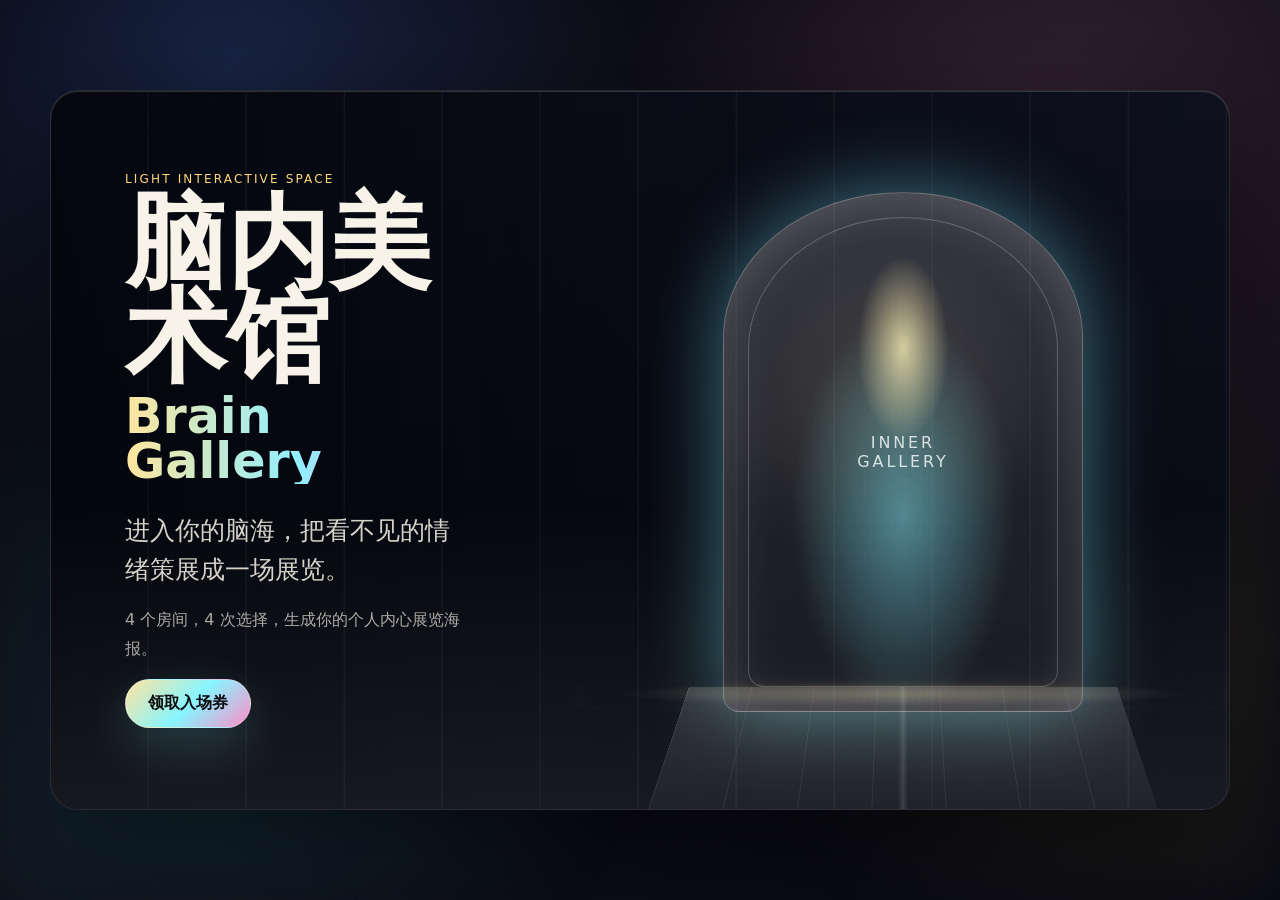
<file: brain-gallery-game/index.html>
<!doctype html>
<html lang="zh-CN">
  <head>
    <meta charset="utf-8" />
    <meta name="viewport" content="width=device-width, initial-scale=1" />
    <meta name="description" content="脑内美术馆 Brain Gallery - 轻量级互动空间网页游戏" />
    <title>脑内美术馆 Brain Gallery</title>
    <link rel="stylesheet" href="./style.css" />
  </head>
  <body>
    <div class="global-grain" aria-hidden="true"></div>
    <div class="global-glow glow-a" aria-hidden="true"></div>
    <div class="global-glow glow-b" aria-hidden="true"></div>

    <main id="app">
      <section id="homeScreen" class="screen home-screen is-active">
        <div class="home-hall">
          <div class="home-copy">
            <p class="kicker">LIGHT INTERACTIVE SPACE</p>
            <h1>脑内美术馆 <span>Brain Gallery</span></h1>
            <p class="slogan">进入你的脑海，把看不见的情绪策展成一场展览。</p>
            <p class="home-note">4 个房间，4 次选择，生成你的个人内心展览海报。</p>
            <button id="startBtn" class="primary-action" type="button">领取入场券</button>
          </div>
          <div class="home-portal" aria-hidden="true">
            <div class="museum-door">
              <span>INNER<br />GALLERY</span>
            </div>
            <div class="hall-floor"></div>
          </div>
        </div>
      </section>

      <section id="ticketScreen" class="screen ticket-screen">
        <div class="ticket-card">
          <p class="kicker">VISITOR PASS</p>
          <h2>领取你的入场券</h2>
          <label for="playerName">访客昵称</label>
          <input id="playerName" maxlength="12" placeholder="例如：小李 / Moon / 早八幸存者" autocomplete="off" />
          <p class="ticket-label">选择今天带进展馆的心情</p>
          <div id="moodGrid" class="mood-grid"></div>
          <p id="ticketError" class="error-text" role="alert"></p>
          <div class="ticket-actions">
            <button id="enterBtn" class="primary-action" type="button">开始探索</button>
            <button id="backHomeBtn" class="secondary-action" type="button">返回入口</button>
          </div>
        </div>
      </section>

      <section id="gameScreen" class="screen game-screen">
        <header class="game-header">
          <div>
            <p class="kicker">BRAIN GALLERY</p>
            <h2 id="roomTitle">房间名</h2>
            <p id="roomIntro">房间说明</p>
          </div>
          <div class="status-panel">
            <span id="visitorInfo">Visitor</span>
            <span id="roomIndex">Room 1 / 4</span>
            <span id="fragmentCount">Fragments 0</span>
          </div>
        </header>

        <section id="sceneStage" class="scene-stage" aria-label="互动房间舞台">
          <div id="room" class="room">
            <div class="back-wall"></div>
            <div class="floor"></div>
            <div class="ambient-light"></div>
            <div class="particles" aria-hidden="true">
              <i></i><i></i><i></i><i></i><i></i><i></i>
            </div>
            <div class="furniture-layer" aria-hidden="true">
              <span class="furniture furniture-a"></span>
              <span class="furniture furniture-b"></span>
              <span class="furniture furniture-c"></span>
            </div>
            <div id="objectsLayer" class="objects-layer"></div>
            <button id="portalBtn" class="portal" type="button" disabled>
              <span></span>
              <b>进入下一房间</b>
            </button>
            <div class="room-progress">
              <b id="coreState">核心选择未完成</b>
              <span id="fragmentState">已收集 0 枚碎片</span>
            </div>
          </div>
        </section>
      </section>

      <section id="resultScreen" class="screen result-screen">
        <div class="result-hall">
          <article id="poster" class="poster">
            <div class="poster-line">
              <span>Brain Gallery Archive</span>
              <span id="posterNo">NO.0000</span>
            </div>
            <div id="posterDate" class="poster-date">0000/00/00</div>
            <p id="posterVisitor" class="poster-visitor">访客的内心展览</p>
            <h2 id="resultTitle">人格结果</h2>
            <p id="hiddenTitle" class="hidden-title">隐藏称号</p>
            <div class="route">
              <span>温室</span><i></i><span>剧场</span><i></i><span>档案室</span><i></i><span>修复间</span>
            </div>
            <div id="keywordTags" class="keyword-tags"></div>
            <p id="shareText" class="share-text">分享文案</p>
            <div class="poster-stats">
              <div><b id="posterMood">平静</b><span>入馆心情</span></div>
              <div><b id="posterFragments">0</b><span>收集碎片</span></div>
              <div><b id="posterComplete">0%</b><span>展览完整度</span></div>
            </div>
          </article>

          <aside class="result-report">
            <p class="kicker">CURATOR REPORT</p>
            <h3>你为什么得到这个结果</h3>
            <p id="resultReason" class="result-reason"></p>
            <h4>四个关键选择</h4>
            <div id="choiceReview" class="choice-review"></div>
            <h4>收集到的碎片</h4>
            <div id="fragmentReview" class="fragment-review"></div>
            <div class="result-actions">
              <button id="copyBtn" class="primary-action" type="button">复制结果文案</button>
              <button id="restartBtn" class="secondary-action" type="button">重新开始</button>
              <button id="reviewBtn" class="secondary-action" type="button">回看展览</button>
            </div>
            <p id="copyHint" class="copy-hint">海报区域可直接截图分享。</p>
          </aside>
        </div>
      </section>
    </main>

    <div id="storyPanel" class="story-panel" role="dialog" aria-modal="true" aria-labelledby="panelTitle">
      <div class="story-card">
        <button id="closePanelBtn" class="close-btn" type="button" aria-label="关闭">×</button>
        <p id="panelKicker" class="kicker">OBJECT</p>
        <h3 id="panelTitle">物件名称</h3>
        <p id="panelText">剧情文本</p>
        <p id="panelFragment" class="panel-fragment">获得碎片</p>
        <div id="choiceArea" class="choice-area"></div>
      </div>
    </div>

    <div id="eventToast" class="event-toast" role="status"></div>

    <script src="./script.js"></script>
  </body>
</html>
</file>
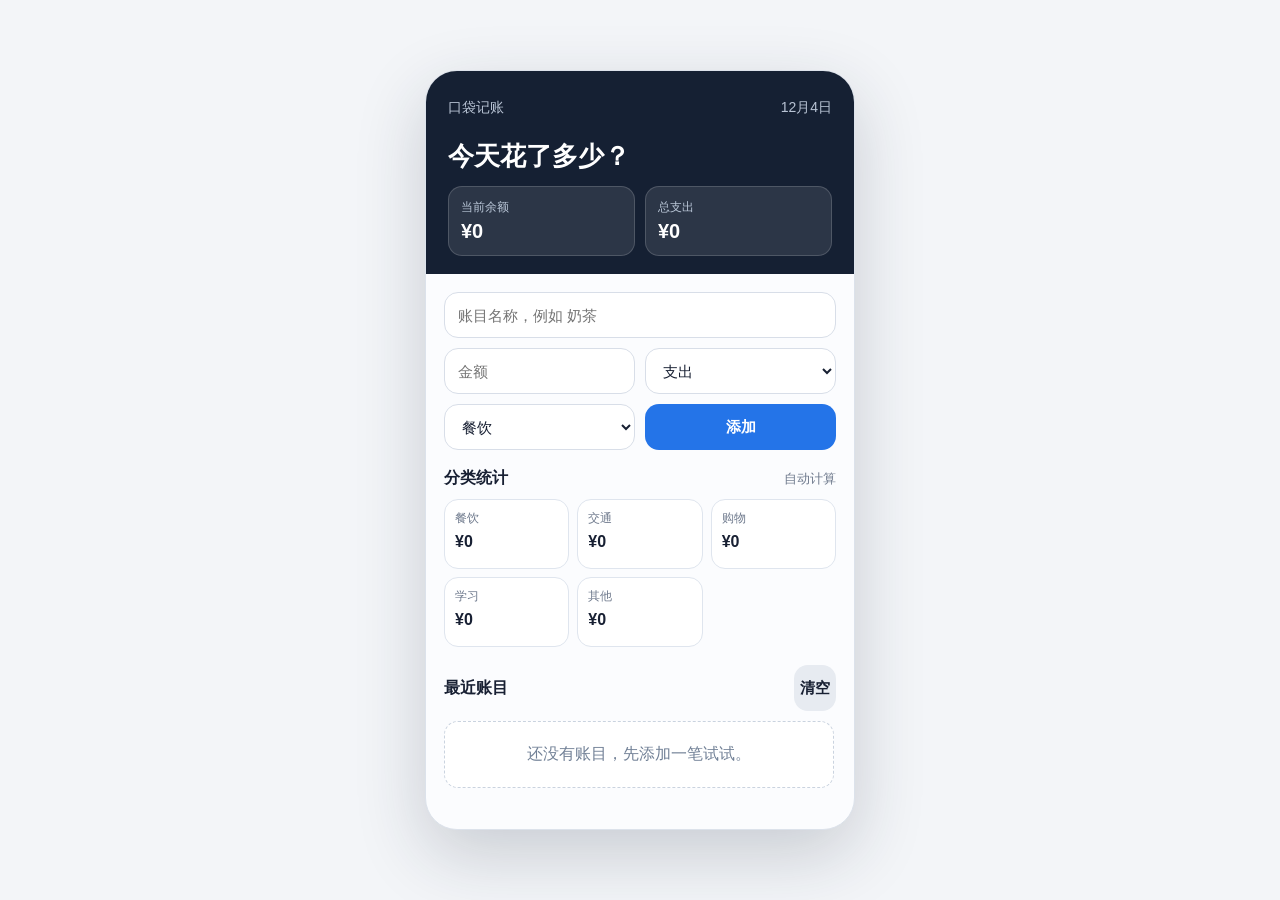
<file: beginner-budget-app.html>
<!doctype html>
<html lang="zh-CN">
<head>
  <meta charset="utf-8">
  <meta name="viewport" content="width=device-width, initial-scale=1">
  <title>Codex 小练习：口袋记账</title>
  <style>
    * {
      box-sizing: border-box;
    }

    body {
      margin: 0;
      min-height: 100vh;
      font-family: Arial, "PingFang SC", "Microsoft YaHei", sans-serif;
      color: #182033;
      background: #f3f5f8;
      display: grid;
      place-items: center;
      padding: 24px;
    }

    .phone {
      width: min(430px, 100%);
      min-height: 760px;
      background: #fbfcfe;
      border: 1px solid #dce2eb;
      border-radius: 32px;
      box-shadow: 0 24px 70px rgba(28, 39, 60, 0.2);
      overflow: hidden;
    }

    header {
      padding: 28px 22px 18px;
      background: #152033;
      color: #ffffff;
    }

    .topline {
      display: flex;
      align-items: center;
      justify-content: space-between;
      margin-bottom: 22px;
      font-size: 14px;
      color: #b8c3d4;
    }

    h1 {
      margin: 0 0 12px;
      font-size: 26px;
      letter-spacing: 0;
    }

    .balance {
      display: grid;
      grid-template-columns: 1fr 1fr;
      gap: 10px;
    }

    .metric {
      background: rgba(255, 255, 255, 0.1);
      border: 1px solid rgba(255, 255, 255, 0.16);
      border-radius: 14px;
      padding: 12px;
    }

    .metric span {
      display: block;
      font-size: 12px;
      color: #bac7d8;
      margin-bottom: 4px;
    }

    .metric strong {
      font-size: 20px;
    }

    main {
      padding: 18px;
    }

    form {
      display: grid;
      gap: 10px;
      margin-bottom: 18px;
    }

    input,
    select,
    button {
      min-height: 46px;
      border-radius: 14px;
      font-size: 15px;
      font-family: inherit;
    }

    input,
    select {
      width: 100%;
      border: 1px solid #d8dee8;
      background: #ffffff;
      padding: 0 13px;
      color: #182033;
    }

    .row {
      display: grid;
      grid-template-columns: 1fr 1fr;
      gap: 10px;
    }

    button {
      border: 0;
      background: #2474e8;
      color: #ffffff;
      font-weight: 700;
      cursor: pointer;
    }

    button.secondary {
      background: #e7ebf1;
      color: #182033;
    }

    .section-title {
      display: flex;
      justify-content: space-between;
      align-items: center;
      margin: 18px 0 10px;
      font-weight: 800;
    }

    .hint {
      font-size: 13px;
      color: #6f7a8d;
      font-weight: 400;
    }

    .chips {
      display: grid;
      grid-template-columns: repeat(3, 1fr);
      gap: 8px;
    }

    .chip {
      border: 1px solid #dfe5ee;
      background: #ffffff;
      border-radius: 14px;
      padding: 10px;
      min-height: 70px;
    }

    .chip span {
      display: block;
      color: #6f7a8d;
      font-size: 12px;
      margin-bottom: 6px;
    }

    .chip strong {
      font-size: 16px;
    }

    .list {
      display: grid;
      gap: 8px;
      max-height: 250px;
      overflow: auto;
      padding-right: 2px;
    }

    .item {
      display: flex;
      align-items: center;
      justify-content: space-between;
      gap: 12px;
      background: #ffffff;
      border: 1px solid #e1e6ef;
      border-radius: 14px;
      padding: 12px;
    }

    .item-name {
      font-weight: 800;
      margin-bottom: 4px;
    }

    .item-meta {
      color: #758094;
      font-size: 12px;
    }

    .amount {
      font-weight: 900;
      white-space: nowrap;
    }

    .income {
      color: #0b8f67;
    }

    .expense {
      color: #d84d38;
    }

    .empty {
      border: 1px dashed #cad3df;
      border-radius: 14px;
      padding: 22px;
      text-align: center;
      color: #718096;
      background: #ffffff;
    }
  </style>
</head>
<body>
  <div class="phone">
    <header>
      <div class="topline">
        <span>口袋记账</span>
        <span id="today"></span>
      </div>
      <h1>今天花了多少？</h1>
      <div class="balance">
        <div class="metric">
          <span>当前余额</span>
          <strong id="balance">¥0</strong>
        </div>
        <div class="metric">
          <span>总支出</span>
          <strong id="totalExpense">¥0</strong>
        </div>
      </div>
    </header>

    <main>
      <form id="entryForm">
        <input id="title" type="text" placeholder="账目名称，例如 奶茶" required>
        <div class="row">
          <input id="amount" type="number" min="0.01" step="0.01" placeholder="金额" required>
          <select id="type">
            <option value="expense">支出</option>
            <option value="income">收入</option>
          </select>
        </div>
        <div class="row">
          <select id="category">
            <option value="餐饮">餐饮</option>
            <option value="交通">交通</option>
            <option value="购物">购物</option>
            <option value="学习">学习</option>
            <option value="其他">其他</option>
          </select>
          <button type="submit">添加</button>
        </div>
      </form>

      <div class="section-title">
        <span>分类统计</span>
        <span class="hint">自动计算</span>
      </div>
      <div class="chips" id="categoryStats"></div>

      <div class="section-title">
        <span>最近账目</span>
        <button class="secondary" id="clearButton" type="button">清空</button>
      </div>
      <div class="list" id="list"></div>
    </main>
  </div>

  <script>
    const form = document.querySelector("#entryForm");
    const titleInput = document.querySelector("#title");
    const amountInput = document.querySelector("#amount");
    const typeInput = document.querySelector("#type");
    const categoryInput = document.querySelector("#category");
    const list = document.querySelector("#list");
    const balanceText = document.querySelector("#balance");
    const totalExpenseText = document.querySelector("#totalExpense");
    const categoryStats = document.querySelector("#categoryStats");
    const clearButton = document.querySelector("#clearButton");
    const today = document.querySelector("#today");

    let entries = JSON.parse(localStorage.getItem("budgetEntries") || "[]");

    today.textContent = new Date().toLocaleDateString("zh-CN", {
      month: "long",
      day: "numeric"
    });

    function money(value) {
      return `¥${value.toFixed(2).replace(".00", "")}`;
    }

    function save() {
      localStorage.setItem("budgetEntries", JSON.stringify(entries));
    }

    function render() {
      const income = entries
        .filter((entry) => entry.type === "income")
        .reduce((sum, entry) => sum + entry.amount, 0);
      const expense = entries
        .filter((entry) => entry.type === "expense")
        .reduce((sum, entry) => sum + entry.amount, 0);

      balanceText.textContent = money(income - expense);
      totalExpenseText.textContent = money(expense);

      const categories = ["餐饮", "交通", "购物", "学习", "其他"];
      categoryStats.innerHTML = categories.map((category) => {
        const total = entries
          .filter((entry) => entry.type === "expense" && entry.category === category)
          .reduce((sum, entry) => sum + entry.amount, 0);

        return `
          <div class="chip">
            <span>${category}</span>
            <strong>${money(total)}</strong>
          </div>
        `;
      }).join("");

      if (entries.length === 0) {
        list.innerHTML = `<div class="empty">还没有账目，先添加一笔试试。</div>`;
        return;
      }

      list.innerHTML = entries.slice().reverse().map((entry) => {
        const sign = entry.type === "income" ? "+" : "-";
        const amountClass = entry.type === "income" ? "income" : "expense";

        return `
          <div class="item">
            <div>
              <div class="item-name">${entry.title}</div>
              <div class="item-meta">${entry.category} · ${entry.date}</div>
            </div>
            <div class="amount ${amountClass}">${sign}${money(entry.amount)}</div>
          </div>
        `;
      }).join("");
    }

    form.addEventListener("submit", (event) => {
      event.preventDefault();

      entries.push({
        title: titleInput.value.trim(),
        amount: Number(amountInput.value),
        type: typeInput.value,
        category: categoryInput.value,
        date: new Date().toLocaleDateString("zh-CN")
      });

      form.reset();
      save();
      render();
      titleInput.focus();
    });

    clearButton.addEventListener("click", () => {
      entries = [];
      save();
      render();
    });

    render();
  </script>
</body>
</html>
</file>
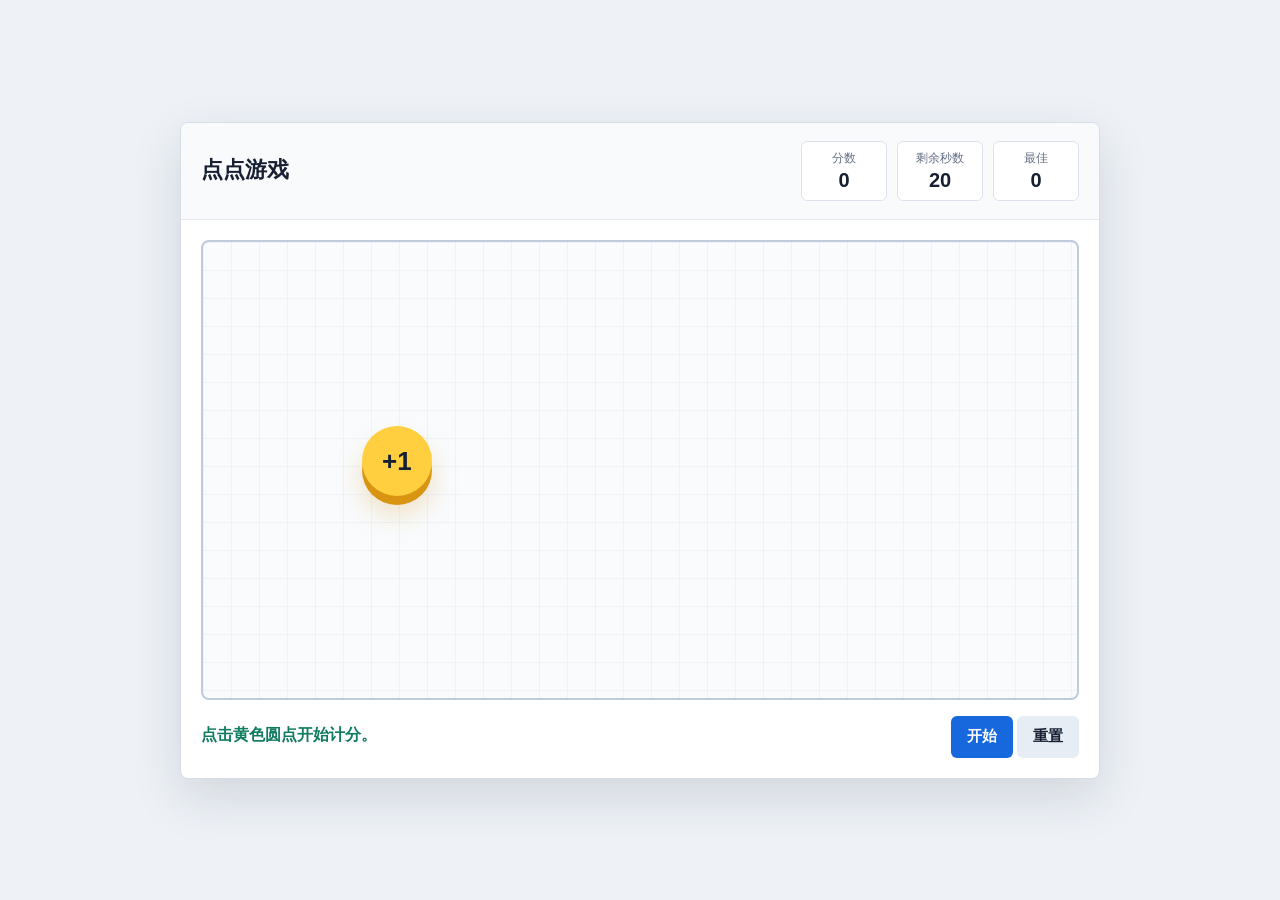
<file: beginner-click-game.html>
<!doctype html>
<html lang="zh-CN">
<head>
  <meta charset="utf-8">
  <meta name="viewport" content="width=device-width, initial-scale=1">
  <title>Codex 小练习：点点游戏</title>
  <style>
    * {
      box-sizing: border-box;
    }

    body {
      margin: 0;
      min-height: 100vh;
      font-family: Arial, "PingFang SC", "Microsoft YaHei", sans-serif;
      color: #172033;
      background: #eef2f7;
      display: grid;
      place-items: center;
    }

    .app {
      width: min(920px, calc(100vw - 32px));
      background: #ffffff;
      border: 1px solid #d7dde8;
      border-radius: 8px;
      box-shadow: 0 18px 50px rgba(28, 39, 60, 0.14);
      overflow: hidden;
    }

    header {
      display: flex;
      justify-content: space-between;
      align-items: center;
      gap: 16px;
      padding: 18px 20px;
      border-bottom: 1px solid #e4e8f0;
      background: #f8fafc;
    }

    h1 {
      margin: 0;
      font-size: 22px;
      line-height: 1.2;
    }

    .stats {
      display: flex;
      gap: 10px;
      flex-wrap: wrap;
      justify-content: flex-end;
    }

    .stat {
      min-width: 86px;
      padding: 8px 10px;
      border: 1px solid #dbe2ed;
      border-radius: 6px;
      background: #ffffff;
      text-align: center;
    }

    .label {
      display: block;
      font-size: 12px;
      color: #657086;
      margin-bottom: 2px;
    }

    .value {
      font-size: 20px;
      font-weight: 700;
    }

    main {
      padding: 20px;
    }

    .board {
      position: relative;
      height: min(58vh, 460px);
      min-height: 320px;
      border: 2px solid #bfccdc;
      border-radius: 8px;
      background:
        linear-gradient(90deg, rgba(20, 98, 170, 0.05) 1px, transparent 1px),
        linear-gradient(rgba(20, 98, 170, 0.05) 1px, transparent 1px),
        #f9fbfd;
      background-size: 28px 28px;
      overflow: hidden;
    }

    .target {
      position: absolute;
      width: 70px;
      height: 70px;
      border: 0;
      border-radius: 50%;
      background: #ffcf3f;
      color: #172033;
      font-size: 26px;
      font-weight: 800;
      cursor: pointer;
      box-shadow: 0 9px 0 #d99412, 0 18px 28px rgba(217, 148, 18, 0.26);
      transform: translate(-50%, -50%);
      transition: transform 110ms ease, box-shadow 110ms ease;
    }

    .target:active {
      transform: translate(-50%, -50%) scale(0.94);
      box-shadow: 0 5px 0 #d99412, 0 10px 20px rgba(217, 148, 18, 0.22);
    }

    .controls {
      display: flex;
      justify-content: space-between;
      align-items: center;
      gap: 12px;
      margin-top: 16px;
      flex-wrap: wrap;
    }

    button {
      min-height: 42px;
      border: 0;
      border-radius: 6px;
      padding: 0 16px;
      font-size: 15px;
      font-weight: 700;
      cursor: pointer;
      background: #1668dc;
      color: #ffffff;
    }

    button.secondary {
      background: #e7edf5;
      color: #172033;
    }

    .message {
      min-height: 24px;
      font-weight: 700;
      color: #0f7b5f;
    }

    @media (max-width: 640px) {
      header {
        align-items: flex-start;
        flex-direction: column;
      }

      .stats {
        justify-content: flex-start;
      }

      .stat {
        min-width: 78px;
      }

      .target {
        width: 62px;
        height: 62px;
      }
    }
  </style>
</head>
<body>
  <section class="app" aria-label="点点游戏">
    <header>
      <h1>点点游戏</h1>
      <div class="stats">
        <div class="stat">
          <span class="label">分数</span>
          <span class="value" id="score">0</span>
        </div>
        <div class="stat">
          <span class="label">剩余秒数</span>
          <span class="value" id="time">20</span>
        </div>
        <div class="stat">
          <span class="label">最佳</span>
          <span class="value" id="best">0</span>
        </div>
      </div>
    </header>

    <main>
      <div class="board" id="board">
        <button class="target" id="target" type="button" aria-label="点击得分">+1</button>
      </div>
      <div class="controls">
        <div class="message" id="message">点击黄色圆点开始计分。</div>
        <div>
          <button id="start" type="button">开始</button>
          <button class="secondary" id="reset" type="button">重置</button>
        </div>
      </div>
    </main>
  </section>

  <script>
    const board = document.querySelector("#board");
    const target = document.querySelector("#target");
    const scoreText = document.querySelector("#score");
    const timeText = document.querySelector("#time");
    const bestText = document.querySelector("#best");
    const message = document.querySelector("#message");
    const startButton = document.querySelector("#start");
    const resetButton = document.querySelector("#reset");

    let score = 0;
    let timeLeft = 20;
    let timer = null;
    let playing = false;
    let best = Number(localStorage.getItem("codexClickBest") || 0);

    bestText.textContent = best;

    function moveTarget() {
      const boardRect = board.getBoundingClientRect();
      const padding = 45;
      const x = padding + Math.random() * (boardRect.width - padding * 2);
      const y = padding + Math.random() * (boardRect.height - padding * 2);
      target.style.left = `${x}px`;
      target.style.top = `${y}px`;
    }

    function updateScreen() {
      scoreText.textContent = score;
      timeText.textContent = timeLeft;
      bestText.textContent = best;
    }

    function startGame() {
      if (timer) {
        clearInterval(timer);
      }

      score = 0;
      timeLeft = 20;
      playing = true;
      message.textContent = "加油，尽量多点几次。";
      updateScreen();
      moveTarget();

      timer = setInterval(() => {
        timeLeft -= 1;
        updateScreen();

        if (timeLeft <= 0) {
          clearInterval(timer);
          timer = null;
          playing = false;
          if (score > best) {
            best = score;
            localStorage.setItem("codexClickBest", String(best));
            message.textContent = `新纪录：${score} 分！`;
          } else {
            message.textContent = `时间到：${score} 分。`;
          }
          updateScreen();
        }
      }, 1000);
    }

    target.addEventListener("click", () => {
      if (!playing) {
        startGame();
        return;
      }

      score += 1;
      updateScreen();
      moveTarget();
    });

    startButton.addEventListener("click", startGame);

    resetButton.addEventListener("click", () => {
      clearInterval(timer);
      timer = null;
      score = 0;
      timeLeft = 20;
      playing = false;
      message.textContent = "已重置，点击开始或黄色圆点。";
      updateScreen();
      moveTarget();
    });

    window.addEventListener("resize", moveTarget);
    moveTarget();
  </script>
</body>
</html>
</file>
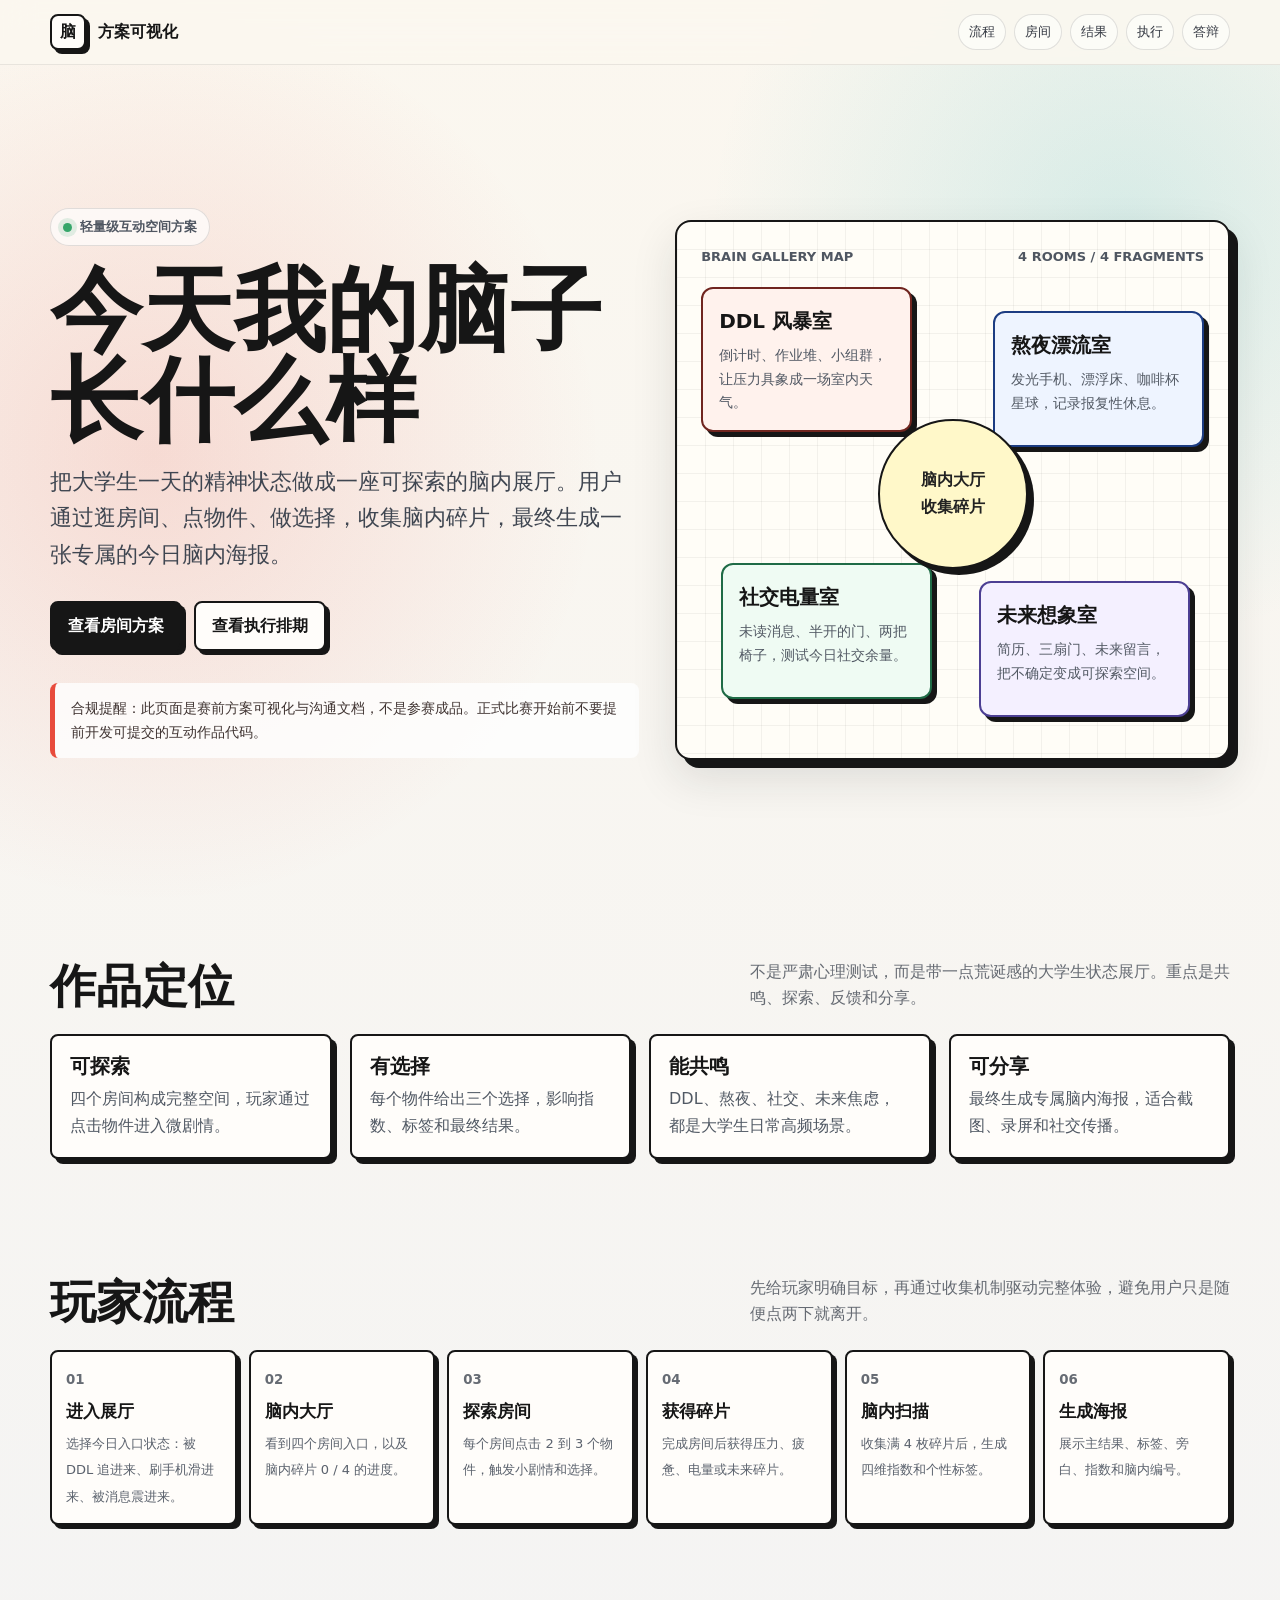
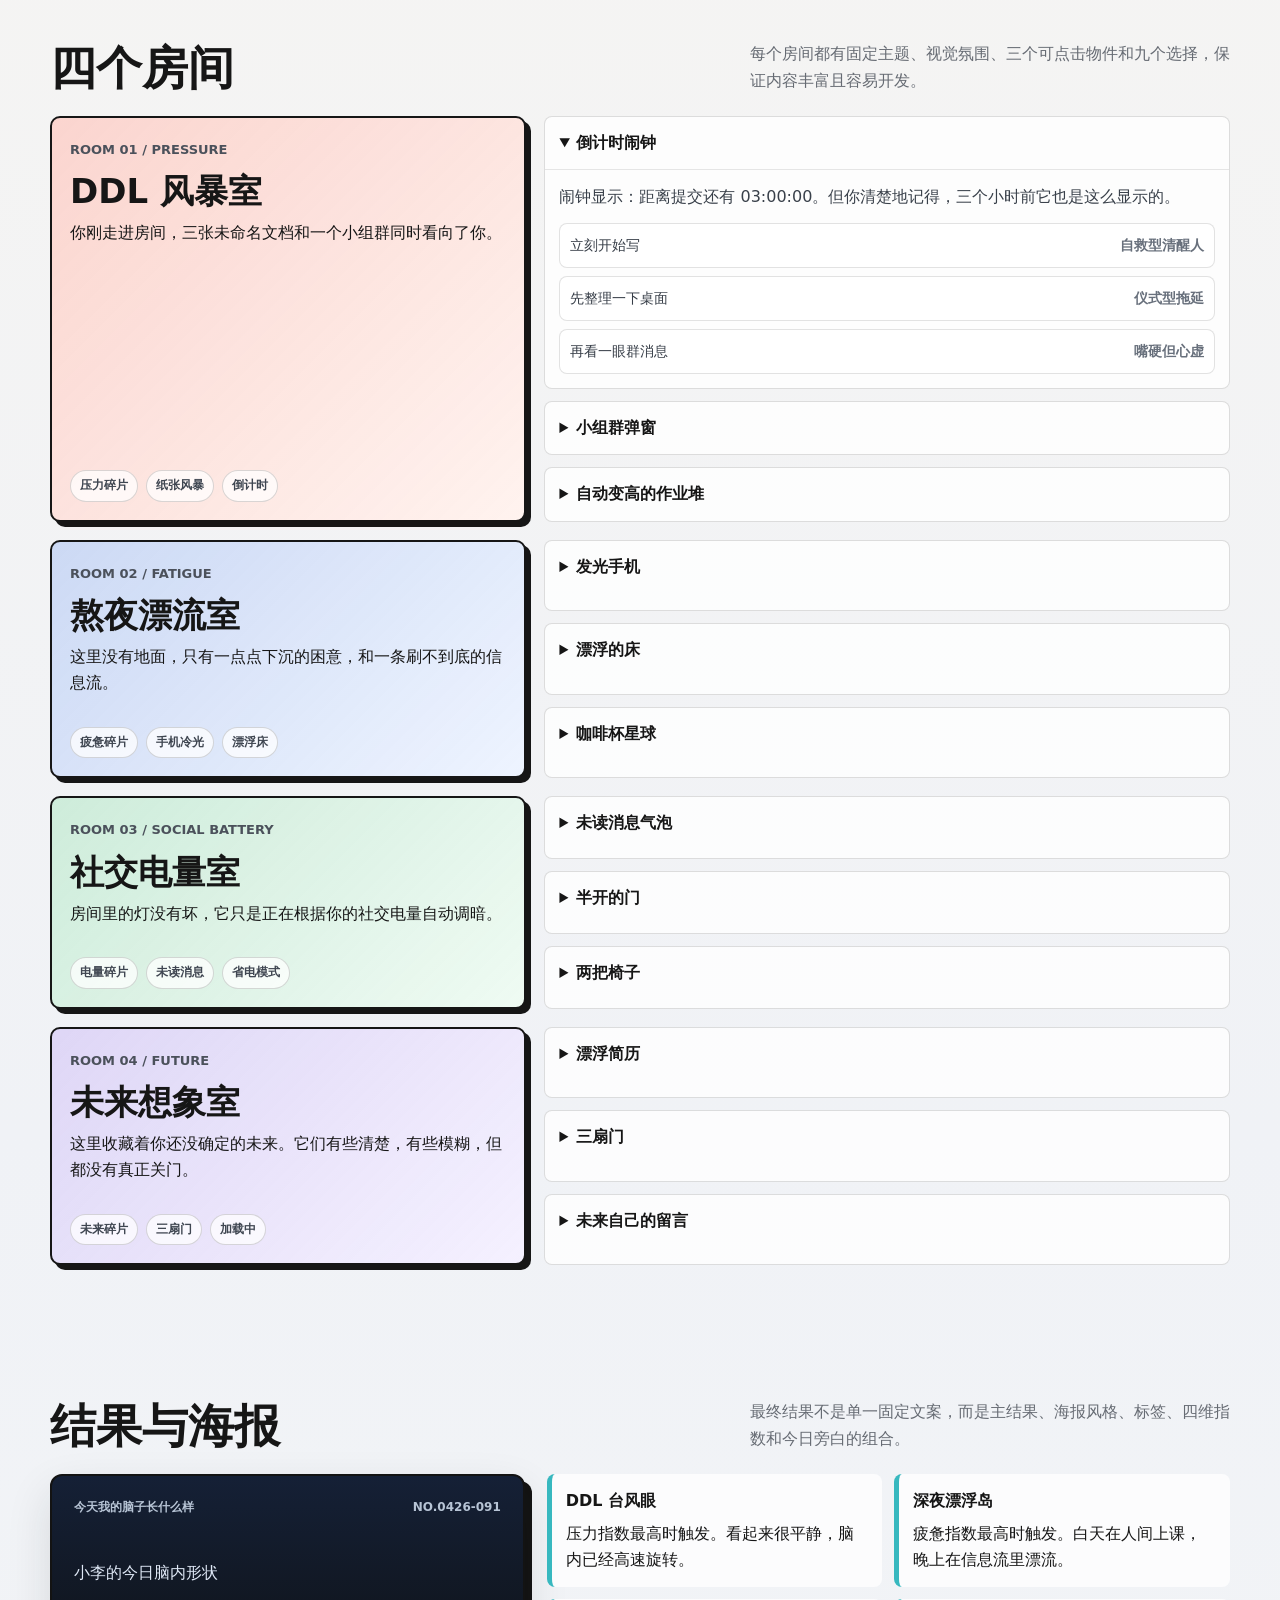
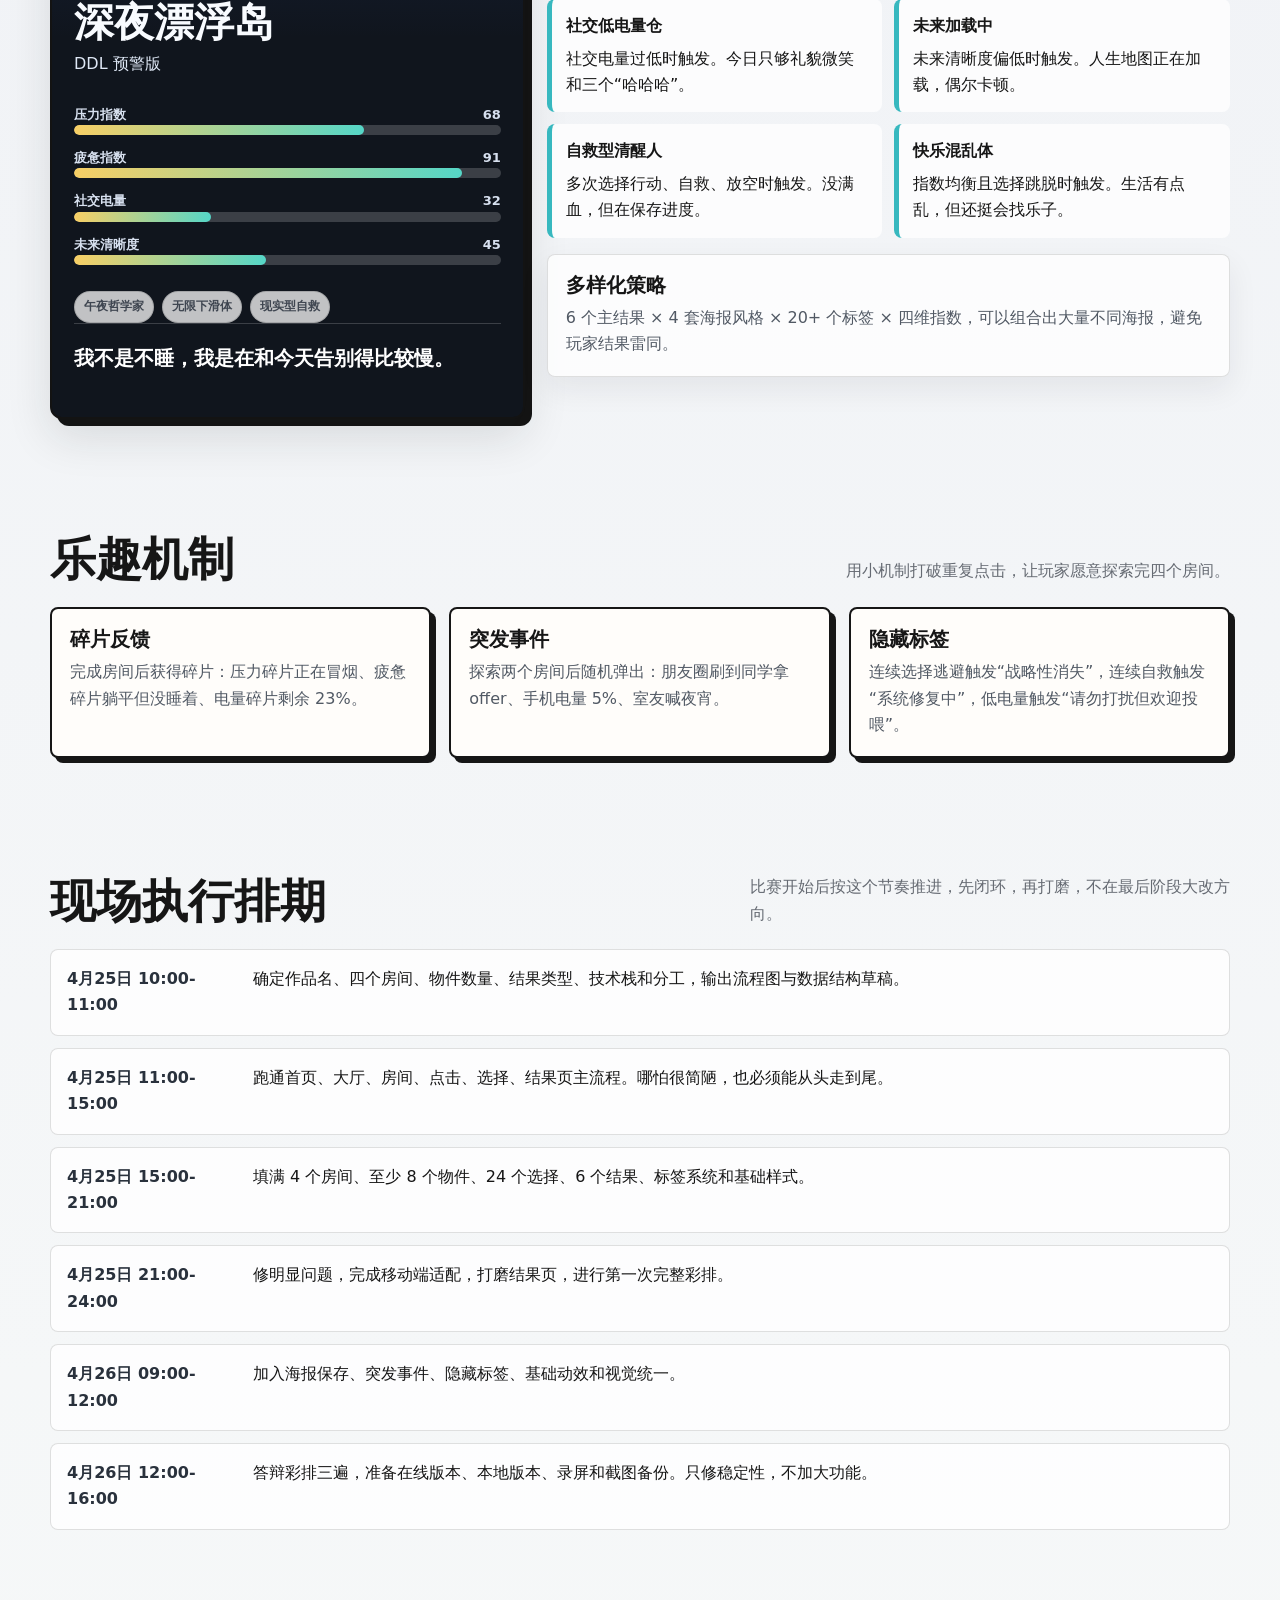
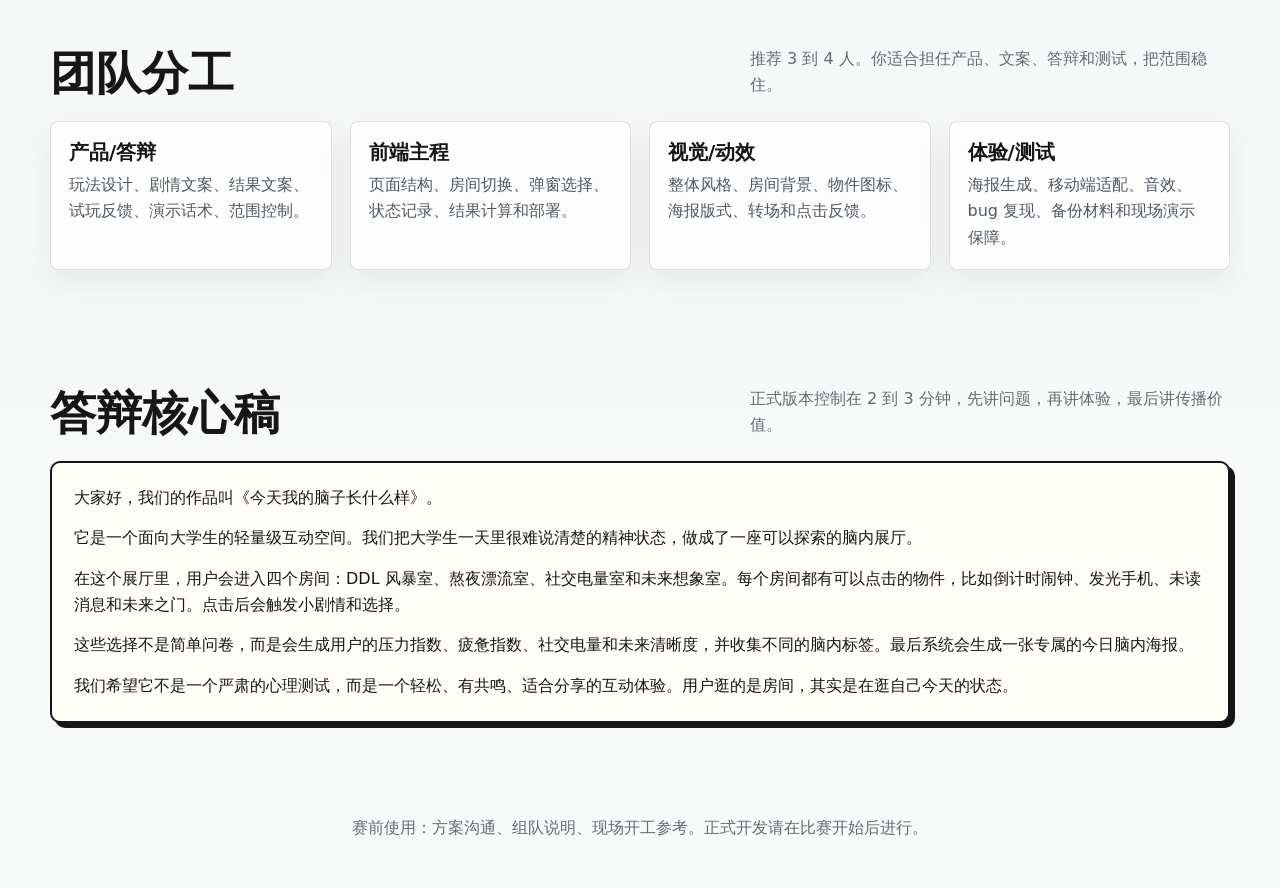
<file: brain-gallery-plan.html>
<!doctype html>
<html lang="zh-CN">
  <head>
    <meta charset="utf-8" />
    <meta name="viewport" content="width=device-width, initial-scale=1" />
    <title>今天我的脑子长什么样 - 方案可视化</title>
    <style>
      :root {
        --ink: #161616;
        --muted: #666b73;
        --line: #d9dde4;
        --paper: #f7f4ed;
        --panel: #fffdfa;
        --red: #e84b3c;
        --amber: #f3b43f;
        --blue: #315fc4;
        --cyan: #37b8bf;
        --green: #36a66a;
        --violet: #7760ce;
        --shadow: 0 18px 45px rgba(28, 30, 35, 0.12);
      }

      * {
        box-sizing: border-box;
      }

      html {
        scroll-behavior: smooth;
      }

      body {
        margin: 0;
        background:
          radial-gradient(circle at 12% 8%, rgba(232, 75, 60, 0.16), transparent 28rem),
          radial-gradient(circle at 88% 4%, rgba(55, 184, 191, 0.18), transparent 26rem),
          linear-gradient(180deg, #fbf7ef 0%, #f0f2f6 48%, #f8faf9 100%);
        color: var(--ink);
        font-family:
          Inter, ui-sans-serif, system-ui, -apple-system, BlinkMacSystemFont,
          "PingFang SC", "Microsoft YaHei", "Segoe UI", sans-serif;
        line-height: 1.65;
      }

      a {
        color: inherit;
        text-decoration: none;
      }

      .page {
        width: min(1180px, calc(100% - 32px));
        margin: 0 auto;
      }

      .topbar {
        position: sticky;
        top: 0;
        z-index: 20;
        border-bottom: 1px solid rgba(22, 22, 22, 0.08);
        background: rgba(251, 247, 239, 0.88);
        backdrop-filter: blur(16px);
      }

      .nav {
        display: flex;
        align-items: center;
        justify-content: space-between;
        gap: 18px;
        min-height: 64px;
      }

      .brand {
        display: flex;
        align-items: center;
        gap: 12px;
        font-weight: 800;
        letter-spacing: 0;
      }

      .mark {
        display: grid;
        width: 36px;
        height: 36px;
        place-items: center;
        border: 2px solid var(--ink);
        border-radius: 8px;
        background: var(--panel);
        box-shadow: 4px 4px 0 var(--ink);
      }

      .links {
        display: flex;
        flex-wrap: wrap;
        justify-content: flex-end;
        gap: 8px;
        font-size: 13px;
        color: #343942;
      }

      .links a {
        border: 1px solid rgba(22, 22, 22, 0.12);
        border-radius: 999px;
        padding: 6px 10px;
        background: rgba(255, 255, 255, 0.54);
      }

      .hero {
        display: grid;
        grid-template-columns: minmax(0, 1.03fr) minmax(300px, 0.97fr);
        gap: 36px;
        align-items: center;
        min-height: calc(100vh - 64px);
        padding: 56px 0 42px;
      }

      .eyebrow {
        display: inline-flex;
        align-items: center;
        gap: 8px;
        margin-bottom: 20px;
        border: 1px solid rgba(22, 22, 22, 0.12);
        border-radius: 999px;
        padding: 7px 12px;
        background: rgba(255, 255, 255, 0.66);
        color: #4f5661;
        font-size: 13px;
        font-weight: 700;
      }

      .dot {
        width: 9px;
        height: 9px;
        border-radius: 50%;
        background: var(--green);
        box-shadow: 0 0 0 5px rgba(54, 166, 106, 0.14);
      }

      h1,
      h2,
      h3,
      p {
        margin-top: 0;
      }

      h1 {
        max-width: 800px;
        margin-bottom: 18px;
        font-size: clamp(44px, 8vw, 92px);
        line-height: 0.98;
        letter-spacing: 0;
      }

      .subtitle {
        max-width: 720px;
        margin-bottom: 28px;
        color: #3f4651;
        font-size: clamp(17px, 2vw, 22px);
      }

      .hero-actions {
        display: flex;
        flex-wrap: wrap;
        gap: 12px;
        margin: 28px 0 32px;
      }

      .button {
        display: inline-flex;
        align-items: center;
        justify-content: center;
        min-height: 44px;
        border: 2px solid var(--ink);
        border-radius: 8px;
        padding: 10px 16px;
        font-weight: 800;
        box-shadow: 4px 4px 0 var(--ink);
        transition: transform 160ms ease, box-shadow 160ms ease;
      }

      .button:hover {
        transform: translate(2px, 2px);
        box-shadow: 2px 2px 0 var(--ink);
      }

      .button.primary {
        background: var(--ink);
        color: #fff;
      }

      .button.secondary {
        background: var(--panel);
      }

      .warning {
        max-width: 820px;
        border-left: 5px solid var(--red);
        border-radius: 8px;
        padding: 14px 16px;
        background: rgba(255, 255, 255, 0.78);
        color: #3f3331;
        font-size: 14px;
      }

      .brain-board {
        position: relative;
        min-height: 540px;
        border: 2px solid var(--ink);
        border-radius: 16px;
        padding: 24px;
        background:
          linear-gradient(90deg, rgba(22, 22, 22, 0.05) 1px, transparent 1px),
          linear-gradient(0deg, rgba(22, 22, 22, 0.05) 1px, transparent 1px),
          #fffdf7;
        background-size: 28px 28px;
        box-shadow: var(--shadow), 8px 8px 0 var(--ink);
        overflow: hidden;
      }

      .board-title {
        display: flex;
        justify-content: space-between;
        gap: 12px;
        color: #4f5661;
        font-size: 13px;
        font-weight: 800;
      }

      .brain-map {
        position: relative;
        height: 430px;
        margin-top: 20px;
      }

      .room-node {
        position: absolute;
        width: 42%;
        min-height: 136px;
        border: 2px solid var(--ink);
        border-radius: 12px;
        padding: 16px;
        background: var(--panel);
        box-shadow: 5px 5px 0 var(--ink);
      }

      .room-node h3 {
        margin-bottom: 6px;
        font-size: 20px;
      }

      .room-node p {
        margin: 0;
        color: #525964;
        font-size: 14px;
      }

      .node-1 {
        top: 0;
        left: 0;
        border-color: #70251f;
        background: #fff2ed;
      }

      .node-2 {
        top: 24px;
        right: 0;
        border-color: #1c3c82;
        background: #eef4ff;
      }

      .node-3 {
        bottom: 18px;
        left: 20px;
        border-color: #1f6b46;
        background: #effbf3;
      }

      .node-4 {
        right: 14px;
        bottom: 0;
        border-color: #4c3f93;
        background: #f4f0ff;
      }

      .center-core {
        position: absolute;
        top: 48%;
        left: 50%;
        display: grid;
        width: 150px;
        height: 150px;
        place-items: center;
        border: 2px solid var(--ink);
        border-radius: 50%;
        background: #fff8c9;
        box-shadow: 6px 6px 0 var(--ink);
        color: #222;
        font-weight: 900;
        text-align: center;
        transform: translate(-50%, -50%);
      }

      .section {
        padding: 58px 0;
      }

      .section-head {
        display: flex;
        align-items: flex-end;
        justify-content: space-between;
        gap: 24px;
        margin-bottom: 22px;
      }

      .section h2 {
        margin-bottom: 0;
        font-size: clamp(28px, 4vw, 46px);
        line-height: 1.08;
        letter-spacing: 0;
      }

      .section-note {
        max-width: 480px;
        margin: 0;
        color: var(--muted);
      }

      .grid {
        display: grid;
        gap: 18px;
      }

      .grid.two {
        grid-template-columns: repeat(2, minmax(0, 1fr));
      }

      .grid.three {
        grid-template-columns: repeat(3, minmax(0, 1fr));
      }

      .grid.four {
        grid-template-columns: repeat(4, minmax(0, 1fr));
      }

      .card {
        border: 1px solid rgba(22, 22, 22, 0.13);
        border-radius: 8px;
        padding: 18px;
        background: rgba(255, 255, 255, 0.75);
        box-shadow: 0 12px 30px rgba(24, 32, 44, 0.07);
      }

      .card.strong {
        border: 2px solid var(--ink);
        background: var(--panel);
        box-shadow: 5px 5px 0 var(--ink);
      }

      .card h3 {
        margin-bottom: 8px;
        font-size: 20px;
        line-height: 1.22;
      }

      .card p {
        margin-bottom: 0;
        color: #515964;
      }

      .pill-list {
        display: flex;
        flex-wrap: wrap;
        gap: 8px;
        margin-top: 14px;
      }

      .pill {
        border: 1px solid rgba(22, 22, 22, 0.16);
        border-radius: 999px;
        padding: 5px 9px;
        background: rgba(255, 255, 255, 0.74);
        color: #3f4651;
        font-size: 12px;
        font-weight: 700;
      }

      .flow {
        display: grid;
        grid-template-columns: repeat(6, minmax(0, 1fr));
        gap: 12px;
      }

      .step {
        position: relative;
        min-height: 148px;
        border: 2px solid var(--ink);
        border-radius: 8px;
        padding: 14px;
        background: var(--panel);
        box-shadow: 4px 4px 0 var(--ink);
      }

      .step small {
        display: inline-flex;
        margin-bottom: 10px;
        color: var(--muted);
        font-weight: 900;
      }

      .step b {
        display: block;
        margin-bottom: 8px;
        font-size: 17px;
        line-height: 1.25;
      }

      .step span {
        color: #5b626d;
        font-size: 13px;
      }

      .room {
        display: grid;
        grid-template-columns: 0.82fr 1.18fr;
        gap: 18px;
        align-items: stretch;
        margin-bottom: 18px;
      }

      .room-cover {
        display: flex;
        min-height: 100%;
        flex-direction: column;
        justify-content: space-between;
        border: 2px solid var(--ink);
        border-radius: 10px;
        padding: 18px;
        box-shadow: 5px 5px 0 var(--ink);
      }

      .ddl {
        background:
          linear-gradient(135deg, rgba(232, 75, 60, 0.18), transparent),
          #fff3ef;
      }

      .night {
        background:
          linear-gradient(135deg, rgba(49, 95, 196, 0.18), transparent),
          #eef4ff;
      }

      .social {
        background:
          linear-gradient(135deg, rgba(54, 166, 106, 0.18), transparent),
          #effbf3;
      }

      .future {
        background:
          linear-gradient(135deg, rgba(119, 96, 206, 0.18), transparent),
          #f5f1ff;
      }

      .room-kicker {
        color: #4b515b;
        font-size: 13px;
        font-weight: 900;
      }

      .room-cover h3 {
        margin: 12px 0 10px;
        font-size: clamp(24px, 3.5vw, 34px);
        line-height: 1.05;
      }

      .object-list {
        display: grid;
        gap: 12px;
      }

      details {
        border: 1px solid rgba(22, 22, 22, 0.14);
        border-radius: 8px;
        background: rgba(255, 255, 255, 0.78);
        overflow: hidden;
      }

      summary {
        cursor: pointer;
        padding: 13px 14px;
        font-weight: 900;
      }

      details[open] summary {
        border-bottom: 1px solid rgba(22, 22, 22, 0.1);
      }

      .detail-body {
        padding: 14px;
      }

      .quote {
        margin-bottom: 12px;
        color: #39404a;
      }

      .choices {
        display: grid;
        gap: 8px;
      }

      .choice {
        display: flex;
        justify-content: space-between;
        gap: 12px;
        border: 1px solid rgba(22, 22, 22, 0.12);
        border-radius: 8px;
        padding: 10px;
        background: #fff;
        color: #363d47;
        font-size: 14px;
      }

      .choice em {
        color: #68707c;
        font-style: normal;
        font-weight: 800;
        white-space: nowrap;
      }

      .poster-zone {
        display: grid;
        grid-template-columns: minmax(300px, 0.82fr) minmax(0, 1.18fr);
        gap: 22px;
        align-items: start;
      }

      .poster {
        border: 2px solid #131313;
        border-radius: 12px;
        padding: 22px;
        background:
          linear-gradient(180deg, rgba(49, 95, 196, 0.15), transparent 30%),
          #10151d;
        color: #f8fbff;
        box-shadow: var(--shadow), 7px 7px 0 #131313;
      }

      .poster-head {
        display: flex;
        justify-content: space-between;
        gap: 12px;
        margin-bottom: 42px;
        color: #b7c4d5;
        font-size: 12px;
        font-weight: 900;
      }

      .poster h3 {
        margin-bottom: 8px;
        font-size: 40px;
        line-height: 1.02;
      }

      .poster-sub {
        color: #dfe8f6;
        font-size: 16px;
      }

      .meters {
        display: grid;
        gap: 12px;
        margin: 26px 0;
      }

      .meter-label {
        display: flex;
        justify-content: space-between;
        color: #d7e0ef;
        font-size: 13px;
        font-weight: 800;
      }

      .bar {
        height: 10px;
        border-radius: 999px;
        background: rgba(255, 255, 255, 0.18);
        overflow: hidden;
      }

      .fill {
        height: 100%;
        border-radius: inherit;
        background: linear-gradient(90deg, #f8cf65, #55d6c7);
      }

      .poster-quote {
        border-top: 1px solid rgba(255, 255, 255, 0.18);
        padding-top: 18px;
        color: #fff;
        font-size: 20px;
        font-weight: 900;
      }

      .result-list {
        display: grid;
        grid-template-columns: repeat(2, minmax(0, 1fr));
        gap: 12px;
      }

      .result {
        border-left: 5px solid var(--cyan);
        border-radius: 8px;
        padding: 14px;
        background: rgba(255, 255, 255, 0.78);
      }

      .result b {
        display: block;
        margin-bottom: 6px;
      }

      .timeline {
        display: grid;
        gap: 12px;
      }

      .slot {
        display: grid;
        grid-template-columns: 170px minmax(0, 1fr);
        gap: 16px;
        border: 1px solid rgba(22, 22, 22, 0.13);
        border-radius: 8px;
        padding: 16px;
        background: rgba(255, 255, 255, 0.78);
      }

      .slot time {
        color: #29313c;
        font-weight: 900;
      }

      .slot p {
        margin-bottom: 0;
      }

      .speech {
        border: 2px solid var(--ink);
        border-radius: 10px;
        padding: 22px;
        background: #fffdf7;
        box-shadow: 5px 5px 0 var(--ink);
      }

      .speech p {
        margin-bottom: 14px;
      }

      .speech p:last-child {
        margin-bottom: 0;
      }

      .footer {
        padding: 34px 0 46px;
        color: var(--muted);
        text-align: center;
      }

      @media (max-width: 960px) {
        .hero,
        .room,
        .poster-zone {
          grid-template-columns: 1fr;
        }

        .flow,
        .grid.four,
        .grid.three {
          grid-template-columns: repeat(2, minmax(0, 1fr));
        }

        .links {
          display: none;
        }
      }

      @media (max-width: 640px) {
        .page {
          width: min(100% - 22px, 1180px);
        }

        .hero {
          min-height: auto;
          padding-top: 34px;
        }

        .brain-board {
          min-height: auto;
          padding: 16px;
        }

        .brain-map {
          display: grid;
          height: auto;
          gap: 12px;
        }

        .room-node,
        .center-core {
          position: static;
          width: 100%;
          min-height: auto;
          transform: none;
        }

        .center-core {
          width: 100%;
          height: auto;
          border-radius: 10px;
          padding: 18px;
        }

        .section-head {
          display: block;
        }

        .section-note {
          margin-top: 10px;
        }

        .grid.two,
        .grid.three,
        .grid.four,
        .flow,
        .result-list {
          grid-template-columns: 1fr;
        }

        .slot {
          grid-template-columns: 1fr;
        }

        .poster h3 {
          font-size: 32px;
        }
      }
    </style>
  </head>
  <body>
    <header class="topbar">
      <nav class="page nav" aria-label="页面导航">
        <a class="brand" href="#top">
          <span class="mark">脑</span>
          <span>方案可视化</span>
        </a>
        <div class="links">
          <a href="#flow">流程</a>
          <a href="#rooms">房间</a>
          <a href="#result">结果</a>
          <a href="#timeline">执行</a>
          <a href="#speech">答辩</a>
        </div>
      </nav>
    </header>

    <main id="top" class="page">
      <section class="hero" aria-labelledby="title">
        <div>
          <div class="eyebrow"><span class="dot"></span> 轻量级互动空间方案</div>
          <h1 id="title">今天我的脑子长什么样</h1>
          <p class="subtitle">
            把大学生一天的精神状态做成一座可探索的脑内展厅。用户通过逛房间、点物件、做选择，收集脑内碎片，最终生成一张专属的今日脑内海报。
          </p>
          <div class="hero-actions">
            <a class="button primary" href="#rooms">查看房间方案</a>
            <a class="button secondary" href="#timeline">查看执行排期</a>
          </div>
          <p class="warning">
            合规提醒：此页面是赛前方案可视化与沟通文档，不是参赛成品。正式比赛开始前不要提前开发可提交的互动作品代码。
          </p>
        </div>

        <aside class="brain-board" aria-label="脑内展厅结构图">
          <div class="board-title">
            <span>BRAIN GALLERY MAP</span>
            <span>4 ROOMS / 4 FRAGMENTS</span>
          </div>
          <div class="brain-map">
            <article class="room-node node-1">
              <h3>DDL 风暴室</h3>
              <p>倒计时、作业堆、小组群，让压力具象成一场室内天气。</p>
            </article>
            <article class="room-node node-2">
              <h3>熬夜漂流室</h3>
              <p>发光手机、漂浮床、咖啡杯星球，记录报复性休息。</p>
            </article>
            <article class="room-node node-3">
              <h3>社交电量室</h3>
              <p>未读消息、半开的门、两把椅子，测试今日社交余量。</p>
            </article>
            <article class="room-node node-4">
              <h3>未来想象室</h3>
              <p>简历、三扇门、未来留言，把不确定变成可探索空间。</p>
            </article>
            <div class="center-core">脑内大厅<br />收集碎片</div>
          </div>
        </aside>
      </section>

      <section id="position" class="section">
        <div class="section-head">
          <h2>作品定位</h2>
          <p class="section-note">
            不是严肃心理测试，而是带一点荒诞感的大学生状态展厅。重点是共鸣、探索、反馈和分享。
          </p>
        </div>
        <div class="grid four">
          <article class="card strong">
            <h3>可探索</h3>
            <p>四个房间构成完整空间，玩家通过点击物件进入微剧情。</p>
          </article>
          <article class="card strong">
            <h3>有选择</h3>
            <p>每个物件给出三个选择，影响指数、标签和最终结果。</p>
          </article>
          <article class="card strong">
            <h3>能共鸣</h3>
            <p>DDL、熬夜、社交、未来焦虑，都是大学生日常高频场景。</p>
          </article>
          <article class="card strong">
            <h3>可分享</h3>
            <p>最终生成专属脑内海报，适合截图、录屏和社交传播。</p>
          </article>
        </div>
      </section>

      <section id="flow" class="section">
        <div class="section-head">
          <h2>玩家流程</h2>
          <p class="section-note">
            先给玩家明确目标，再通过收集机制驱动完整体验，避免用户只是随便点两下就离开。
          </p>
        </div>
        <div class="flow">
          <article class="step">
            <small>01</small>
            <b>进入展厅</b>
            <span>选择今日入口状态：被 DDL 追进来、刷手机滑进来、被消息震进来。</span>
          </article>
          <article class="step">
            <small>02</small>
            <b>脑内大厅</b>
            <span>看到四个房间入口，以及脑内碎片 0 / 4 的进度。</span>
          </article>
          <article class="step">
            <small>03</small>
            <b>探索房间</b>
            <span>每个房间点击 2 到 3 个物件，触发小剧情和选择。</span>
          </article>
          <article class="step">
            <small>04</small>
            <b>获得碎片</b>
            <span>完成房间后获得压力、疲惫、电量或未来碎片。</span>
          </article>
          <article class="step">
            <small>05</small>
            <b>脑内扫描</b>
            <span>收集满 4 枚碎片后，生成四维指数和个性标签。</span>
          </article>
          <article class="step">
            <small>06</small>
            <b>生成海报</b>
            <span>展示主结果、标签、旁白、指数和脑内编号。</span>
          </article>
        </div>
      </section>

      <section id="rooms" class="section">
        <div class="section-head">
          <h2>四个房间</h2>
          <p class="section-note">
            每个房间都有固定主题、视觉氛围、三个可点击物件和九个选择，保证内容丰富且容易开发。
          </p>
        </div>

        <article class="room">
          <div class="room-cover ddl">
            <div>
              <span class="room-kicker">ROOM 01 / PRESSURE</span>
              <h3>DDL 风暴室</h3>
              <p>你刚走进房间，三张未命名文档和一个小组群同时看向了你。</p>
            </div>
            <div class="pill-list">
              <span class="pill">压力碎片</span>
              <span class="pill">纸张风暴</span>
              <span class="pill">倒计时</span>
            </div>
          </div>
          <div class="object-list">
            <details open>
              <summary>倒计时闹钟</summary>
              <div class="detail-body">
                <p class="quote">闹钟显示：距离提交还有 03:00:00。但你清楚地记得，三个小时前它也是这么显示的。</p>
                <div class="choices">
                  <div class="choice"><span>立刻开始写</span><em>自救型清醒人</em></div>
                  <div class="choice"><span>先整理一下桌面</span><em>仪式型拖延</em></div>
                  <div class="choice"><span>再看一眼群消息</span><em>嘴硬但心虚</em></div>
                </div>
              </div>
            </details>
            <details>
              <summary>小组群弹窗</summary>
              <div class="detail-body">
                <p class="quote">群里有人问：“大家进度怎么样啦？”这句话短得像通知，重得像审判。</p>
                <div class="choices">
                  <div class="choice"><span>回“我这边快好了”</span><em>最后五分钟战神</em></div>
                  <div class="choice"><span>默默打开文档</span><em>临场自救</em></div>
                  <div class="choice"><span>假装没看到</span><em>已读空气</em></div>
                </div>
              </div>
            </details>
            <details>
              <summary>自动变高的作业堆</summary>
              <div class="detail-body">
                <p class="quote">你每说一次“明天再做”，它就长高一厘米。</p>
                <div class="choices">
                  <div class="choice"><span>从最简单的开始</span><em>缓慢回血</em></div>
                  <div class="choice"><span>从最难的硬刚</span><em>硬刚型选手</em></div>
                  <div class="choice"><span>重新排版任务清单</span><em>精致型拖延</em></div>
                </div>
              </div>
            </details>
          </div>
        </article>

        <article class="room">
          <div class="room-cover night">
            <div>
              <span class="room-kicker">ROOM 02 / FATIGUE</span>
              <h3>熬夜漂流室</h3>
              <p>这里没有地面，只有一点点下沉的困意，和一条刷不到底的信息流。</p>
            </div>
            <div class="pill-list">
              <span class="pill">疲惫碎片</span>
              <span class="pill">手机冷光</span>
              <span class="pill">漂浮床</span>
            </div>
          </div>
          <div class="object-list">
            <details>
              <summary>发光手机</summary>
              <div class="detail-body">
                <p class="quote">你只是想看 5 分钟。手机很体贴地帮你跳过了两个小时。</p>
                <div class="choices">
                  <div class="choice"><span>再刷最后一个</span><em>无限下滑体</em></div>
                  <div class="choice"><span>立刻锁屏</span><em>自救型清醒人</em></div>
                  <div class="choice"><span>换个平台继续清醒</span><em>深夜漂流员</em></div>
                </div>
              </div>
            </details>
            <details>
              <summary>漂浮的床</summary>
              <div class="detail-body">
                <p class="quote">床在召唤你。但你的脑子说：等一下，我还有很多没必要但必须想完的事。</p>
                <div class="choices">
                  <div class="choice"><span>躺下继续想</span><em>思维过载</em></div>
                  <div class="choice"><span>放空 10 秒</span><em>短暂回血</em></div>
                  <div class="choice"><span>开始复盘人生</span><em>午夜哲学家</em></div>
                </div>
              </div>
            </details>
            <details>
              <summary>咖啡杯星球</summary>
              <div class="detail-body">
                <p class="quote">你不确定自己是在提神，还是在和作息进行一场不平等谈判。</p>
                <div class="choices">
                  <div class="choice"><span>明天一定早睡</span><em>循环承诺型</em></div>
                  <div class="choice"><span>今天情况特殊</span><em>合理化大师</em></div>
                  <div class="choice"><span>反正年轻</span><em>透支型勇士</em></div>
                </div>
              </div>
            </details>
          </div>
        </article>

        <article class="room">
          <div class="room-cover social">
            <div>
              <span class="room-kicker">ROOM 03 / SOCIAL BATTERY</span>
              <h3>社交电量室</h3>
              <p>房间里的灯没有坏，它只是正在根据你的社交电量自动调暗。</p>
            </div>
            <div class="pill-list">
              <span class="pill">电量碎片</span>
              <span class="pill">未读消息</span>
              <span class="pill">省电模式</span>
            </div>
          </div>
          <div class="object-list">
            <details>
              <summary>未读消息气泡</summary>
              <div class="detail-body">
                <p class="quote">你看见了消息。消息也看见了你看见它。</p>
                <div class="choices">
                  <div class="choice"><span>马上回复</span><em>高电量回应者</em></div>
                  <div class="choice"><span>想好再回</span><em>谨慎措辞型</em></div>
                  <div class="choice"><span>等对方发第二条</span><em>省电模式</em></div>
                </div>
              </div>
            </details>
            <details>
              <summary>半开的门</summary>
              <div class="detail-body">
                <p class="quote">门外有人喊你吃饭。你的电量只有 23%，但饭听起来有 70% 的吸引力。</p>
                <div class="choices">
                  <div class="choice"><span>去，边吃边回血</span><em>外部充电型</em></div>
                  <div class="choice"><span>不去，需要独处</span><em>独处回血型</em></div>
                  <div class="choice"><span>问问都有谁</span><em>社交计算型</em></div>
                </div>
              </div>
            </details>
            <details>
              <summary>两把椅子</summary>
              <div class="detail-body">
                <p class="quote">一把在热闹中央，一把在角落边缘。今天的你想坐哪里？</p>
                <div class="choices">
                  <div class="choice"><span>坐在人群中间</span><em>参与型人格</em></div>
                  <div class="choice"><span>坐在边上观察</span><em>边缘观察员</em></div>
                  <div class="choice"><span>先站着看看局势</span><em>缓冲型社交</em></div>
                </div>
              </div>
            </details>
          </div>
        </article>

        <article class="room">
          <div class="room-cover future">
            <div>
              <span class="room-kicker">ROOM 04 / FUTURE</span>
              <h3>未来想象室</h3>
              <p>这里收藏着你还没确定的未来。它们有些清楚，有些模糊，但都没有真正关门。</p>
            </div>
            <div class="pill-list">
              <span class="pill">未来碎片</span>
              <span class="pill">三扇门</span>
              <span class="pill">加载中</span>
            </div>
          </div>
          <div class="object-list">
            <details>
              <summary>漂浮简历</summary>
              <div class="detail-body">
                <p class="quote">简历上有很多空白。但它们看起来不像失败，更像还没写完的剧情。</p>
                <div class="choices">
                  <div class="choice"><span>开始补技能</span><em>成长型选手</em></div>
                  <div class="choice"><span>先投再说</span><em>行动先行派</em></div>
                  <div class="choice"><span>看看别人怎么写</span><em>比较型焦虑</em></div>
                </div>
              </div>
            </details>
            <details>
              <summary>三扇门</summary>
              <div class="detail-body">
                <p class="quote">考研、就业、还没想好。三扇门都没锁，只是每扇门后面都有另一种焦虑。</p>
                <div class="choices">
                  <div class="choice"><span>选一扇先推开</span><em>决策型勇士</em></div>
                  <div class="choice"><span>在门口站一会</span><em>人生缓冲区</em></div>
                  <div class="choice"><span>把三扇门都拍照收藏</span><em>多线程焦虑</em></div>
                </div>
              </div>
            </details>
            <details>
              <summary>未来自己的留言</summary>
              <div class="detail-body">
                <p class="quote">未来的你给现在的你留了一句话，但字迹有点模糊。</p>
                <div class="choices">
                  <div class="choice"><span>你比想象中能撑</span><em>韧性型人格</em></div>
                  <div class="choice"><span>慢一点也没关系</span><em>修复型人格</em></div>
                  <div class="choice"><span>先把今天过完</span><em>现实型自救</em></div>
                </div>
              </div>
            </details>
          </div>
        </article>
      </section>

      <section id="result" class="section">
        <div class="section-head">
          <h2>结果与海报</h2>
          <p class="section-note">
            最终结果不是单一固定文案，而是主结果、海报风格、标签、四维指数和今日旁白的组合。
          </p>
        </div>
        <div class="poster-zone">
          <article class="poster" aria-label="示例海报">
            <div class="poster-head">
              <span>今天我的脑子长什么样</span>
              <span>NO.0426-091</span>
            </div>
            <p class="poster-sub">小李的今日脑内形状</p>
            <h3>深夜漂浮岛</h3>
            <p class="poster-sub">DDL 预警版</p>
            <div class="meters">
              <div>
                <div class="meter-label"><span>压力指数</span><span>68</span></div>
                <div class="bar"><div class="fill" style="width: 68%"></div></div>
              </div>
              <div>
                <div class="meter-label"><span>疲惫指数</span><span>91</span></div>
                <div class="bar"><div class="fill" style="width: 91%"></div></div>
              </div>
              <div>
                <div class="meter-label"><span>社交电量</span><span>32</span></div>
                <div class="bar"><div class="fill" style="width: 32%"></div></div>
              </div>
              <div>
                <div class="meter-label"><span>未来清晰度</span><span>45</span></div>
                <div class="bar"><div class="fill" style="width: 45%"></div></div>
              </div>
            </div>
            <div class="pill-list">
              <span class="pill">午夜哲学家</span>
              <span class="pill">无限下滑体</span>
              <span class="pill">现实型自救</span>
            </div>
            <p class="poster-quote">我不是不睡，我是在和今天告别得比较慢。</p>
          </article>

          <div>
            <div class="result-list">
              <article class="result">
                <b>DDL 台风眼</b>
                <span>压力指数最高时触发。看起来很平静，脑内已经高速旋转。</span>
              </article>
              <article class="result">
                <b>深夜漂浮岛</b>
                <span>疲惫指数最高时触发。白天在人间上课，晚上在信息流里漂流。</span>
              </article>
              <article class="result">
                <b>社交低电量仓</b>
                <span>社交电量过低时触发。今日只够礼貌微笑和三个“哈哈哈”。</span>
              </article>
              <article class="result">
                <b>未来加载中</b>
                <span>未来清晰度偏低时触发。人生地图正在加载，偶尔卡顿。</span>
              </article>
              <article class="result">
                <b>自救型清醒人</b>
                <span>多次选择行动、自救、放空时触发。没满血，但在保存进度。</span>
              </article>
              <article class="result">
                <b>快乐混乱体</b>
                <span>指数均衡且选择跳脱时触发。生活有点乱，但还挺会找乐子。</span>
              </article>
            </div>
            <div class="card" style="margin-top: 16px">
              <h3>多样化策略</h3>
              <p>
                6 个主结果 × 4 套海报风格 × 20+ 个标签 × 四维指数，可以组合出大量不同海报，避免玩家结果雷同。
              </p>
            </div>
          </div>
        </div>
      </section>

      <section id="mechanics" class="section">
        <div class="section-head">
          <h2>乐趣机制</h2>
          <p class="section-note">用小机制打破重复点击，让玩家愿意探索完四个房间。</p>
        </div>
        <div class="grid three">
          <article class="card strong">
            <h3>碎片反馈</h3>
            <p>完成房间后获得碎片：压力碎片正在冒烟、疲惫碎片躺平但没睡着、电量碎片剩余 23%。</p>
          </article>
          <article class="card strong">
            <h3>突发事件</h3>
            <p>探索两个房间后随机弹出：朋友圈刷到同学拿 offer、手机电量 5%、室友喊夜宵。</p>
          </article>
          <article class="card strong">
            <h3>隐藏标签</h3>
            <p>连续选择逃避触发“战略性消失”，连续自救触发“系统修复中”，低电量触发“请勿打扰但欢迎投喂”。</p>
          </article>
        </div>
      </section>

      <section id="timeline" class="section">
        <div class="section-head">
          <h2>现场执行排期</h2>
          <p class="section-note">比赛开始后按这个节奏推进，先闭环，再打磨，不在最后阶段大改方向。</p>
        </div>
        <div class="timeline">
          <article class="slot">
            <time>4月25日 10:00-11:00</time>
            <p>确定作品名、四个房间、物件数量、结果类型、技术栈和分工，输出流程图与数据结构草稿。</p>
          </article>
          <article class="slot">
            <time>4月25日 11:00-15:00</time>
            <p>跑通首页、大厅、房间、点击、选择、结果页主流程。哪怕很简陋，也必须能从头走到尾。</p>
          </article>
          <article class="slot">
            <time>4月25日 15:00-21:00</time>
            <p>填满 4 个房间、至少 8 个物件、24 个选择、6 个结果、标签系统和基础样式。</p>
          </article>
          <article class="slot">
            <time>4月25日 21:00-24:00</time>
            <p>修明显问题，完成移动端适配，打磨结果页，进行第一次完整彩排。</p>
          </article>
          <article class="slot">
            <time>4月26日 09:00-12:00</time>
            <p>加入海报保存、突发事件、隐藏标签、基础动效和视觉统一。</p>
          </article>
          <article class="slot">
            <time>4月26日 12:00-16:00</time>
            <p>答辩彩排三遍，准备在线版本、本地版本、录屏和截图备份。只修稳定性，不加大功能。</p>
          </article>
        </div>
      </section>

      <section id="team" class="section">
        <div class="section-head">
          <h2>团队分工</h2>
          <p class="section-note">推荐 3 到 4 人。你适合担任产品、文案、答辩和测试，把范围稳住。</p>
        </div>
        <div class="grid four">
          <article class="card">
            <h3>产品/答辩</h3>
            <p>玩法设计、剧情文案、结果文案、试玩反馈、演示话术、范围控制。</p>
          </article>
          <article class="card">
            <h3>前端主程</h3>
            <p>页面结构、房间切换、弹窗选择、状态记录、结果计算和部署。</p>
          </article>
          <article class="card">
            <h3>视觉/动效</h3>
            <p>整体风格、房间背景、物件图标、海报版式、转场和点击反馈。</p>
          </article>
          <article class="card">
            <h3>体验/测试</h3>
            <p>海报生成、移动端适配、音效、bug 复现、备份材料和现场演示保障。</p>
          </article>
        </div>
      </section>

      <section id="speech" class="section">
        <div class="section-head">
          <h2>答辩核心稿</h2>
          <p class="section-note">正式版本控制在 2 到 3 分钟，先讲问题，再讲体验，最后讲传播价值。</p>
        </div>
        <article class="speech">
          <p>大家好，我们的作品叫《今天我的脑子长什么样》。</p>
          <p>
            它是一个面向大学生的轻量级互动空间。我们把大学生一天里很难说清楚的精神状态，做成了一座可以探索的脑内展厅。
          </p>
          <p>
            在这个展厅里，用户会进入四个房间：DDL 风暴室、熬夜漂流室、社交电量室和未来想象室。每个房间都有可以点击的物件，比如倒计时闹钟、发光手机、未读消息和未来之门。点击后会触发小剧情和选择。
          </p>
          <p>
            这些选择不是简单问卷，而是会生成用户的压力指数、疲惫指数、社交电量和未来清晰度，并收集不同的脑内标签。最后系统会生成一张专属的今日脑内海报。
          </p>
          <p>
            我们希望它不是一个严肃的心理测试，而是一个轻松、有共鸣、适合分享的互动体验。用户逛的是房间，其实是在逛自己今天的状态。
          </p>
        </article>
      </section>
    </main>

    <footer class="footer">
      <div class="page">赛前使用：方案沟通、组队说明、现场开工参考。正式开发请在比赛开始后进行。</div>
    </footer>
  </body>
</html>
</file>
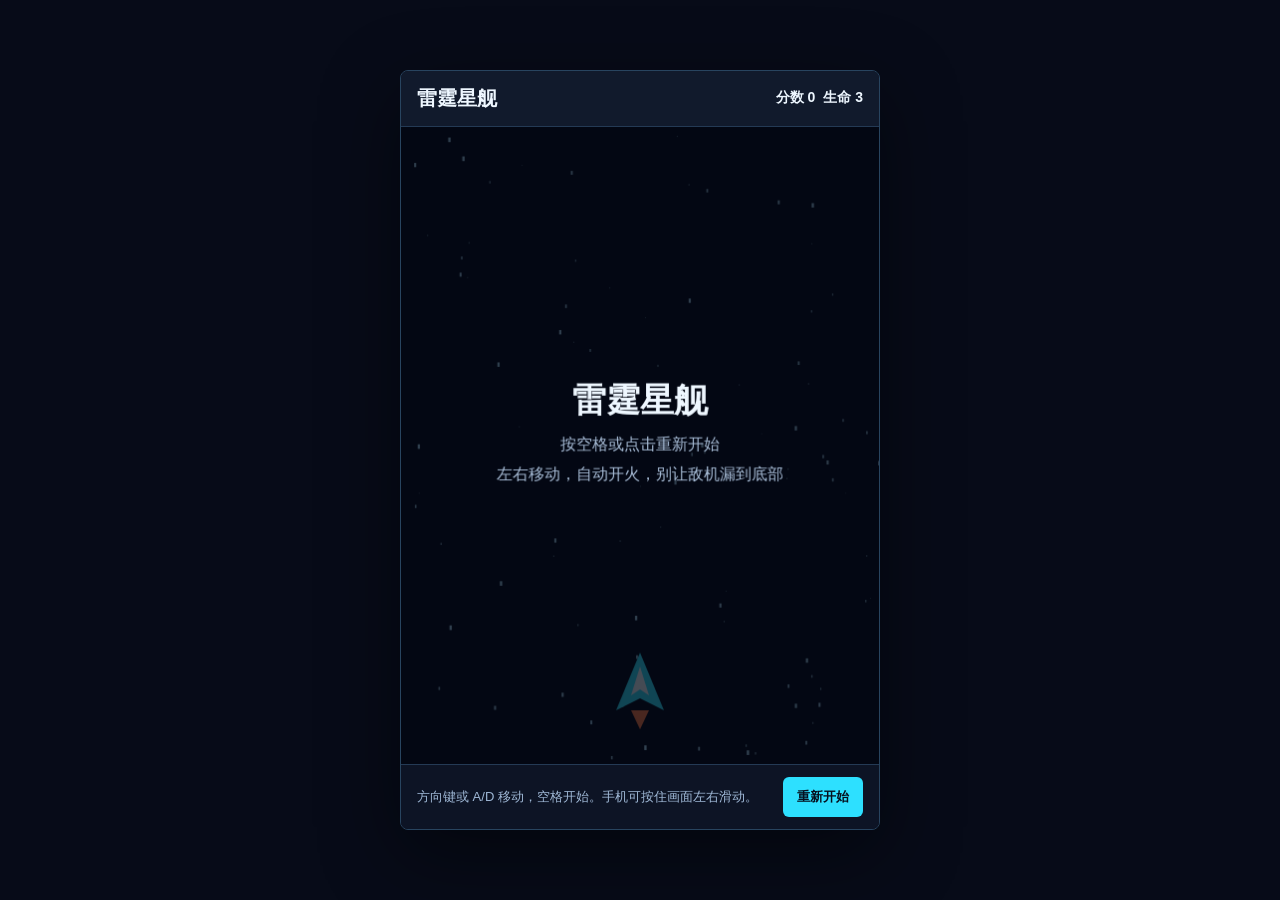
<file: thunder-starfighter-game.html>
<!doctype html>
<html lang="zh-CN">
<head>
  <meta charset="utf-8">
  <meta name="viewport" content="width=device-width, initial-scale=1">
  <title>雷霆星舰小游戏</title>
  <style>
    * {
      box-sizing: border-box;
    }

    body {
      margin: 0;
      min-height: 100vh;
      font-family: Arial, "PingFang SC", "Microsoft YaHei", sans-serif;
      color: #eef7ff;
      background: #070b18;
      display: grid;
      place-items: center;
      padding: 18px;
    }

    .game {
      width: min(480px, 100%);
      border: 1px solid #28445f;
      border-radius: 8px;
      background: #0b1020;
      box-shadow: 0 24px 80px rgba(0, 0, 0, 0.45);
      overflow: hidden;
    }

    header {
      display: flex;
      justify-content: space-between;
      align-items: center;
      gap: 12px;
      padding: 14px 16px;
      background: #111a2c;
      border-bottom: 1px solid #243a55;
    }

    h1 {
      margin: 0;
      font-size: 20px;
      letter-spacing: 0;
    }

    .stats {
      display: flex;
      gap: 8px;
      font-weight: 700;
      font-size: 14px;
      white-space: nowrap;
    }

    .panel {
      display: flex;
      justify-content: space-between;
      align-items: center;
      gap: 12px;
      padding: 12px 16px;
      background: #0d1425;
      border-top: 1px solid #243a55;
    }

    .hint {
      color: #9fb8d6;
      font-size: 13px;
      line-height: 1.45;
    }

    button {
      min-height: 40px;
      border: 0;
      border-radius: 6px;
      padding: 0 14px;
      background: #2de0ff;
      color: #06101e;
      font-weight: 800;
      cursor: pointer;
    }

    canvas {
      display: block;
      width: 100%;
      height: auto;
      background: #050915;
      touch-action: none;
    }
  </style>
</head>
<body>
  <section class="game" aria-label="雷霆星舰小游戏">
    <header>
      <h1>雷霆星舰</h1>
      <div class="stats">
        <span>分数 <span id="score">0</span></span>
        <span>生命 <span id="lives">3</span></span>
      </div>
    </header>

    <canvas id="canvas" width="480" height="640"></canvas>

    <div class="panel">
      <div class="hint">方向键或 A/D 移动，空格开始。手机可按住画面左右滑动。</div>
      <button id="restart" type="button">重新开始</button>
    </div>
  </section>

  <script>
    const canvas = document.querySelector("#canvas");
    const ctx = canvas.getContext("2d");
    const scoreText = document.querySelector("#score");
    const livesText = document.querySelector("#lives");
    const restartButton = document.querySelector("#restart");

    const keys = new Set();
    const ship = {
      x: canvas.width / 2,
      y: canvas.height - 78,
      width: 44,
      height: 58,
      speed: 6
    };

    let bullets = [];
    let enemies = [];
    let stars = [];
    let score = 0;
    let lives = 3;
    let running = false;
    let gameOver = false;
    let lastShot = 0;
    let enemyTimer = 0;
    let frame = 0;

    function resetStars() {
      stars = Array.from({ length: 90 }, () => ({
        x: Math.random() * canvas.width,
        y: Math.random() * canvas.height,
        size: Math.random() * 2 + 0.5,
        speed: Math.random() * 2 + 0.6
      }));
    }

    function resetGame() {
      bullets = [];
      enemies = [];
      score = 0;
      lives = 3;
      running = true;
      gameOver = false;
      enemyTimer = 0;
      frame = 0;
      ship.x = canvas.width / 2;
      updateStats();
      resetStars();
    }

    function updateStats() {
      scoreText.textContent = score;
      livesText.textContent = lives;
    }

    function drawStars() {
      ctx.fillStyle = "#050915";
      ctx.fillRect(0, 0, canvas.width, canvas.height);

      stars.forEach((star) => {
        star.y += star.speed;
        if (star.y > canvas.height) {
          star.y = 0;
          star.x = Math.random() * canvas.width;
        }
        ctx.fillStyle = `rgba(180, 229, 255, ${0.35 + star.size / 4})`;
        ctx.fillRect(star.x, star.y, star.size, star.size * 2);
      });
    }

    function drawShip() {
      const x = ship.x;
      const y = ship.y;

      ctx.save();
      ctx.translate(x, y);

      ctx.fillStyle = "#34e6ff";
      ctx.beginPath();
      ctx.moveTo(0, -34);
      ctx.lineTo(24, 24);
      ctx.lineTo(0, 12);
      ctx.lineTo(-24, 24);
      ctx.closePath();
      ctx.fill();

      ctx.fillStyle = "#f3fbff";
      ctx.beginPath();
      ctx.moveTo(0, -20);
      ctx.lineTo(9, 9);
      ctx.lineTo(0, 3);
      ctx.lineTo(-9, 9);
      ctx.closePath();
      ctx.fill();

      ctx.fillStyle = "#ff7b43";
      ctx.beginPath();
      ctx.moveTo(-9, 24);
      ctx.lineTo(0, 42 + Math.sin(frame / 5) * 5);
      ctx.lineTo(9, 24);
      ctx.closePath();
      ctx.fill();

      ctx.restore();
    }

    function drawBullets() {
      ctx.fillStyle = "#ffe15c";
      bullets.forEach((bullet) => {
        ctx.fillRect(bullet.x - 3, bullet.y - 16, 6, 18);
      });
    }

    function drawEnemies() {
      enemies.forEach((enemy) => {
        ctx.save();
        ctx.translate(enemy.x, enemy.y);
        ctx.fillStyle = enemy.color;
        ctx.beginPath();
        ctx.moveTo(0, 24);
        ctx.lineTo(24, -16);
        ctx.lineTo(9, -23);
        ctx.lineTo(0, -12);
        ctx.lineTo(-9, -23);
        ctx.lineTo(-24, -16);
        ctx.closePath();
        ctx.fill();

        ctx.fillStyle = "#160918";
        ctx.fillRect(-8, -6, 16, 10);
        ctx.restore();
      });
    }

    function drawOverlay() {
      if (running && !gameOver) {
        return;
      }

      ctx.fillStyle = "rgba(3, 8, 18, 0.72)";
      ctx.fillRect(0, 0, canvas.width, canvas.height);
      ctx.textAlign = "center";
      ctx.fillStyle = "#eef7ff";
      ctx.font = "800 34px Arial";
      ctx.fillText(gameOver ? "任务失败" : "雷霆星舰", canvas.width / 2, canvas.height / 2 - 34);
      ctx.fillStyle = "#a9bed8";
      ctx.font = "16px Arial";
      ctx.fillText(gameOver ? `最终得分：${score}` : "按空格或点击重新开始", canvas.width / 2, canvas.height / 2 + 4);
      ctx.fillText("左右移动，自动开火，别让敌机漏到底部", canvas.width / 2, canvas.height / 2 + 34);
    }

    function shoot() {
      if (frame - lastShot < 12) {
        return;
      }

      lastShot = frame;
      bullets.push({ x: ship.x, y: ship.y - 30, speed: 9 });
    }

    function spawnEnemy() {
      const size = 36;
      enemies.push({
        x: size + Math.random() * (canvas.width - size * 2),
        y: -30,
        radius: 25,
        speed: 2.1 + Math.random() * 1.8 + Math.min(score / 600, 2),
        color: Math.random() > 0.5 ? "#ff4e8a" : "#9b5cff"
      });
    }

    function collide(a, b, radius) {
      const dx = a.x - b.x;
      const dy = a.y - b.y;
      return Math.sqrt(dx * dx + dy * dy) < radius;
    }

    function update() {
      frame += 1;

      if (!running || gameOver) {
        return;
      }

      if (keys.has("ArrowLeft") || keys.has("a")) {
        ship.x -= ship.speed;
      }
      if (keys.has("ArrowRight") || keys.has("d")) {
        ship.x += ship.speed;
      }
      ship.x = Math.max(32, Math.min(canvas.width - 32, ship.x));

      shoot();

      bullets = bullets
        .map((bullet) => ({ ...bullet, y: bullet.y - bullet.speed }))
        .filter((bullet) => bullet.y > -20);

      enemyTimer -= 1;
      if (enemyTimer <= 0) {
        spawnEnemy();
        enemyTimer = Math.max(24, 62 - Math.floor(score / 80));
      }

      enemies.forEach((enemy) => {
        enemy.y += enemy.speed;
      });

      bullets.forEach((bullet) => {
        enemies.forEach((enemy) => {
          if (!enemy.hit && collide(bullet, enemy, enemy.radius)) {
            enemy.hit = true;
            bullet.hit = true;
            score += 10;
          }
        });
      });

      bullets = bullets.filter((bullet) => !bullet.hit);
      enemies = enemies.filter((enemy) => {
        if (enemy.hit) {
          return false;
        }
        if (enemy.y > canvas.height + 35) {
          lives -= 1;
          if (lives <= 0) {
            lives = 0;
            gameOver = true;
            running = false;
          }
          return false;
        }
        return true;
      });

      updateStats();
    }

    function render() {
      drawStars();
      drawBullets();
      drawEnemies();
      drawShip();
      drawOverlay();
    }

    function loop() {
      update();
      render();
      requestAnimationFrame(loop);
    }

    window.addEventListener("keydown", (event) => {
      if (event.key === " ") {
        event.preventDefault();
        if (!running) {
          resetGame();
        }
      }
      keys.add(event.key);
    });

    window.addEventListener("keyup", (event) => {
      keys.delete(event.key);
    });

    canvas.addEventListener("pointermove", (event) => {
      if (!running || gameOver) {
        return;
      }
      const rect = canvas.getBoundingClientRect();
      const scale = canvas.width / rect.width;
      ship.x = (event.clientX - rect.left) * scale;
    });

    canvas.addEventListener("pointerdown", () => {
      if (!running) {
        resetGame();
      }
    });

    restartButton.addEventListener("click", resetGame);

    resetStars();
    render();
    loop();
  </script>
</body>
</html>
</file>
<file: brain-gallery-game/style.css>
:root {
  color-scheme: dark;
  --ink: #f8f3e8;
  --muted: rgba(248, 243, 232, 0.68);
  --dim: rgba(248, 243, 232, 0.42);
  --line: rgba(255, 255, 255, 0.18);
  --glass: rgba(18, 23, 36, 0.58);
  --panel: rgba(10, 13, 22, 0.82);
  --gold: #ffd77a;
  --cyan: #81f1ff;
  --pink: #ff70b7;
  --violet: #9c7cff;
  --green: #9cffbc;
  --shadow: rgba(0, 0, 0, 0.45);
  font-family: "PingFang SC", "Microsoft YaHei", "Inter", system-ui, sans-serif;
}

* {
  box-sizing: border-box;
}

html,
body {
  width: 100%;
  min-height: 100%;
  margin: 0;
}

body {
  overflow-x: hidden;
  color: var(--ink);
  background:
    radial-gradient(circle at 18% 8%, rgba(78, 132, 255, 0.22), transparent 32vw),
    radial-gradient(circle at 82% 18%, rgba(255, 119, 175, 0.16), transparent 34vw),
    linear-gradient(145deg, #07070d 0%, #10111b 44%, #080912 100%);
}

button,
input {
  font: inherit;
}

button {
  color: inherit;
}

.global-grain,
.global-glow {
  position: fixed;
  inset: 0;
  pointer-events: none;
}

.global-grain {
  z-index: 100;
  opacity: 0.08;
  background-image:
    linear-gradient(115deg, rgba(255, 255, 255, 0.5) 0 1px, transparent 1px 4px),
    radial-gradient(circle, rgba(255, 255, 255, 0.5) 0 1px, transparent 1px);
  background-size: 120px 120px, 7px 7px;
  mix-blend-mode: overlay;
}

.global-glow {
  z-index: -1;
  filter: blur(34px);
}

.glow-a {
  background: radial-gradient(circle at 16% 80%, rgba(56, 207, 255, 0.16), transparent 32vw);
}

.glow-b {
  background: radial-gradient(circle at 90% 74%, rgba(255, 216, 115, 0.12), transparent 30vw);
}

.screen {
  display: none;
  min-height: 100vh;
  width: 100%;
}

.screen.is-active {
  display: grid;
}

.kicker {
  margin: 0 0 10px;
  color: var(--gold);
  font-size: 12px;
  letter-spacing: 0.18em;
  text-transform: uppercase;
}

.primary-action,
.secondary-action {
  border: 1px solid rgba(255, 255, 255, 0.24);
  border-radius: 999px;
  padding: 13px 22px;
  cursor: pointer;
  transition: transform 180ms ease, border-color 180ms ease, box-shadow 180ms ease, background 180ms ease;
}

.primary-action {
  color: #0b0b10;
  background: linear-gradient(135deg, #ffe49f, #87f5ff 52%, #ff8cc8);
  box-shadow: 0 18px 50px rgba(129, 241, 255, 0.2);
  font-weight: 800;
}

.secondary-action {
  color: var(--ink);
  background: rgba(255, 255, 255, 0.08);
  backdrop-filter: blur(16px);
}

.primary-action:hover,
.secondary-action:hover {
  transform: translateY(-2px);
  border-color: rgba(255, 255, 255, 0.48);
  box-shadow: 0 22px 60px rgba(129, 241, 255, 0.25);
}

/* Home */
.home-screen {
  place-items: center;
  padding: 32px;
}

.home-hall {
  position: relative;
  display: grid;
  grid-template-columns: minmax(280px, 0.86fr) minmax(360px, 1.14fr);
  gap: 34px;
  width: min(1180px, 100%);
  min-height: min(720px, calc(100vh - 64px));
  border: 1px solid rgba(255, 255, 255, 0.14);
  border-radius: 28px;
  overflow: hidden;
  background:
    linear-gradient(90deg, rgba(3, 5, 12, 0.86), rgba(6, 8, 18, 0.26)),
    radial-gradient(circle at 70% 44%, rgba(255, 218, 128, 0.22), transparent 18%),
    linear-gradient(180deg, #101322, #06070d);
  box-shadow: 0 40px 120px rgba(0, 0, 0, 0.58), inset 0 1px rgba(255, 255, 255, 0.16);
}

.home-hall::before {
  content: "";
  position: absolute;
  inset: 0;
  background:
    repeating-linear-gradient(90deg, transparent 0 96px, rgba(255, 255, 255, 0.045) 97px 98px),
    linear-gradient(180deg, transparent 58%, rgba(255, 255, 255, 0.08));
  pointer-events: none;
}

.home-copy {
  position: relative;
  z-index: 2;
  align-self: center;
  padding: clamp(28px, 6vw, 74px);
}

.home-copy h1 {
  margin: 0;
  max-width: 680px;
  font-size: clamp(46px, 8vw, 108px);
  line-height: 0.92;
  letter-spacing: 0;
}

.home-copy h1 span {
  display: block;
  margin-top: 10px;
  color: transparent;
  font-size: 0.48em;
  background: linear-gradient(90deg, #ffe59d, #91efff, #ff8bc3);
  background-clip: text;
}

.slogan {
  width: min(520px, 100%);
  margin: 28px 0 12px;
  color: rgba(248, 243, 232, 0.86);
  font-size: clamp(18px, 2.4vw, 25px);
  line-height: 1.55;
}

.home-note {
  color: var(--muted);
  line-height: 1.8;
}

.home-portal {
  position: relative;
  min-height: 560px;
  perspective: 1000px;
}

.museum-door {
  position: absolute;
  left: 50%;
  top: 14%;
  width: min(46vw, 360px);
  height: min(64vh, 520px);
  transform: translateX(-50%);
  border: 1px solid rgba(255, 255, 255, 0.32);
  border-radius: 50% 50% 16px 16px / 28% 28% 16px 16px;
  display: grid;
  place-items: center;
  color: rgba(255, 255, 255, 0.8);
  text-align: center;
  letter-spacing: 0.18em;
  background:
    radial-gradient(ellipse at 50% 30%, rgba(255, 242, 181, 0.78), transparent 18%),
    radial-gradient(ellipse at 50% 62%, rgba(129, 241, 255, 0.48), transparent 44%),
    linear-gradient(180deg, rgba(255, 255, 255, 0.18), rgba(255, 255, 255, 0.03));
  box-shadow: 0 0 80px rgba(129, 241, 255, 0.45), inset 0 0 60px rgba(255, 255, 255, 0.2);
  animation: portalBreath 4.8s ease-in-out infinite;
}

.museum-door::before,
.museum-door::after {
  content: "";
  position: absolute;
  inset: 24px;
  border: 1px solid rgba(255, 255, 255, 0.22);
  border-radius: inherit;
}

.museum-door::after {
  inset: auto 50% -44px;
  width: 180%;
  height: 120px;
  transform: translateX(-50%) rotateX(76deg);
  background: radial-gradient(ellipse at center, rgba(255, 229, 157, 0.28), transparent 64%);
  filter: blur(8px);
}

.hall-floor {
  position: absolute;
  left: 8%;
  right: 8%;
  bottom: -8%;
  height: 42%;
  transform: rotateX(68deg);
  transform-origin: bottom;
  background:
    linear-gradient(90deg, transparent 49%, rgba(255, 255, 255, 0.12) 50%, transparent 51%),
    repeating-linear-gradient(90deg, rgba(255, 255, 255, 0.08) 0 1px, transparent 1px 80px),
    linear-gradient(180deg, rgba(255, 255, 255, 0.14), transparent);
}

/* Ticket */
.ticket-screen {
  place-items: center;
  padding: 26px;
}

.ticket-card {
  width: min(620px, 100%);
  border: 1px solid rgba(255, 255, 255, 0.18);
  border-radius: 26px;
  padding: clamp(24px, 5vw, 48px);
  background:
    linear-gradient(135deg, rgba(255, 255, 255, 0.13), rgba(255, 255, 255, 0.045)),
    rgba(7, 9, 18, 0.78);
  backdrop-filter: blur(22px);
  box-shadow: 0 34px 100px rgba(0, 0, 0, 0.48);
}

.ticket-card h2 {
  margin: 0 0 26px;
  font-size: clamp(32px, 5vw, 54px);
}

.ticket-card label,
.ticket-label {
  display: block;
  margin: 18px 0 10px;
  color: var(--muted);
}

.ticket-card input {
  width: 100%;
  border: 1px solid rgba(255, 255, 255, 0.2);
  border-radius: 18px;
  padding: 16px 18px;
  color: var(--ink);
  outline: none;
  background: rgba(255, 255, 255, 0.08);
}

.ticket-card input:focus {
  border-color: rgba(129, 241, 255, 0.72);
  box-shadow: 0 0 0 4px rgba(129, 241, 255, 0.12);
}

.mood-grid {
  display: grid;
  grid-template-columns: repeat(3, minmax(0, 1fr));
  gap: 10px;
}

.mood-chip {
  border: 1px solid rgba(255, 255, 255, 0.18);
  border-radius: 16px;
  padding: 13px 10px;
  cursor: pointer;
  background: rgba(255, 255, 255, 0.07);
  transition: transform 180ms ease, background 180ms ease, border-color 180ms ease;
}

.mood-chip:hover,
.mood-chip.is-selected {
  transform: translateY(-2px);
  border-color: rgba(255, 215, 122, 0.78);
  background: rgba(255, 215, 122, 0.14);
}

.error-text {
  min-height: 24px;
  color: #ff9aaa;
}

.ticket-actions {
  display: flex;
  flex-wrap: wrap;
  gap: 12px;
  margin-top: 10px;
}

/* Game shell */
.game-screen {
  grid-template-rows: auto 1fr;
  padding: 18px;
  gap: 16px;
}

.game-header {
  display: flex;
  align-items: end;
  justify-content: space-between;
  gap: 18px;
  width: min(1280px, 100%);
  margin: 0 auto;
}

.game-header h2 {
  margin: 0;
  font-size: clamp(26px, 4vw, 44px);
}

.game-header p {
  margin: 8px 0 0;
  color: var(--muted);
}

.status-panel {
  display: flex;
  gap: 8px;
  flex-wrap: wrap;
  justify-content: flex-end;
}

.status-panel span {
  border: 1px solid rgba(255, 255, 255, 0.16);
  border-radius: 999px;
  padding: 9px 12px;
  color: rgba(255, 255, 255, 0.78);
  background: rgba(255, 255, 255, 0.07);
  backdrop-filter: blur(14px);
}

.scene-stage {
  width: min(1280px, calc(100vw - 36px));
  aspect-ratio: 16 / 9;
  min-height: 520px;
  margin: 0 auto 20px;
  position: relative;
  border-radius: 26px;
  overflow: hidden;
  border: 1px solid rgba(255, 255, 255, 0.16);
  background: #090b12;
  box-shadow: 0 38px 120px rgba(0, 0, 0, 0.55), inset 0 1px rgba(255, 255, 255, 0.12);
}

.room {
  position: absolute;
  inset: 0;
  overflow: hidden;
  perspective: 900px;
  transition: opacity 420ms ease, transform 640ms ease, filter 640ms ease;
}

.room.is-entering {
  animation: roomIn 640ms ease both;
}

.room.is-leaving {
  transform: scale(1.12);
  opacity: 0;
  filter: brightness(1.8) blur(10px);
}

.back-wall,
.floor,
.ambient-light,
.particles,
.furniture-layer,
.objects-layer {
  position: absolute;
  inset: 0;
}

.back-wall {
  z-index: 1;
}

.floor {
  z-index: 2;
  top: 56%;
  height: 56%;
  transform: rotateX(66deg) scale(1.18);
  transform-origin: top center;
}

.ambient-light {
  z-index: 5;
  pointer-events: none;
  mix-blend-mode: screen;
}

.particles {
  z-index: 6;
  pointer-events: none;
}

.particles i {
  position: absolute;
  width: 5px;
  height: 5px;
  border-radius: 50%;
  background: rgba(255, 255, 255, 0.8);
  box-shadow: 0 0 18px currentColor;
  animation: floatParticle 7s ease-in-out infinite;
}

.particles i:nth-child(1) { left: 18%; top: 25%; animation-delay: -1s; }
.particles i:nth-child(2) { left: 38%; top: 18%; animation-delay: -3s; }
.particles i:nth-child(3) { left: 66%; top: 22%; animation-delay: -4.4s; }
.particles i:nth-child(4) { left: 82%; top: 48%; animation-delay: -2s; }
.particles i:nth-child(5) { left: 24%; top: 68%; animation-delay: -5s; }
.particles i:nth-child(6) { left: 58%; top: 72%; animation-delay: -6s; }

.furniture-layer {
  z-index: 7;
  pointer-events: none;
}

.furniture {
  position: absolute;
  display: block;
}

.objects-layer {
  z-index: 10;
}

.room-progress {
  position: absolute;
  left: 20px;
  bottom: 18px;
  z-index: 18;
  display: flex;
  gap: 10px;
  flex-wrap: wrap;
  align-items: center;
  border: 1px solid rgba(255, 255, 255, 0.16);
  border-radius: 999px;
  padding: 10px 14px;
  color: rgba(255, 255, 255, 0.78);
  background: rgba(0, 0, 0, 0.32);
  backdrop-filter: blur(16px);
}

.room-progress b {
  color: var(--ink);
  font-size: 14px;
}

.room-progress span {
  color: var(--muted);
  font-size: 13px;
}

.portal {
  position: absolute;
  right: 6.5%;
  bottom: 12%;
  z-index: 17;
  width: 160px;
  height: 230px;
  border: 0;
  border-radius: 80px 80px 18px 18px;
  opacity: 0;
  pointer-events: none;
  cursor: pointer;
  color: #fff;
  background:
    radial-gradient(ellipse at center, rgba(255, 255, 255, 0.92), rgba(129, 241, 255, 0.52) 22%, rgba(156, 124, 255, 0.2) 56%, transparent 72%);
  box-shadow: 0 0 80px rgba(129, 241, 255, 0.45), inset 0 0 30px rgba(255, 255, 255, 0.44);
  transition: opacity 260ms ease, transform 260ms ease;
}

.portal span {
  position: absolute;
  inset: 14px;
  border: 1px solid rgba(255, 255, 255, 0.44);
  border-radius: inherit;
}

.portal b {
  position: absolute;
  left: 50%;
  bottom: -42px;
  width: 190px;
  transform: translateX(-50%);
  text-shadow: 0 2px 14px rgba(0, 0, 0, 0.55);
}

.portal.is-open {
  opacity: 1;
  pointer-events: auto;
  animation: portalBreath 3.2s ease-in-out infinite;
}

.portal.is-open:hover {
  transform: translateY(-6px) scale(1.03);
}

/* Room: Greenhouse */
.room-greenhouse .back-wall {
  background:
    radial-gradient(circle at 48% 23%, rgba(255, 232, 151, 0.42), transparent 18%),
    linear-gradient(90deg, rgba(255, 255, 255, 0.12) 0 1px, transparent 1px 12%),
    linear-gradient(180deg, #23332f 0%, #345145 48%, #1e2a29 100%);
}

.room-greenhouse .back-wall::before {
  content: "";
  position: absolute;
  left: 24%;
  top: -18%;
  width: 52%;
  height: 58%;
  border: 2px solid rgba(255, 255, 255, 0.23);
  border-radius: 50% 50% 10px 10px;
  background:
    linear-gradient(90deg, transparent 48%, rgba(255, 255, 255, 0.18) 49% 51%, transparent 52%),
    repeating-linear-gradient(90deg, rgba(255, 255, 255, 0.14) 0 1px, transparent 1px 62px);
  box-shadow: inset 0 -28px 48px rgba(255, 224, 139, 0.12);
}

.room-greenhouse .back-wall::after {
  content: "";
  position: absolute;
  right: 12%;
  top: 20%;
  width: 28%;
  height: 30%;
  border: 1px solid rgba(255, 255, 255, 0.24);
  background:
    radial-gradient(circle at 50% 44%, rgba(255, 241, 178, 0.44), transparent 34%),
    linear-gradient(90deg, transparent 49%, rgba(255, 255, 255, 0.2) 50%, transparent 51%),
    linear-gradient(180deg, rgba(180, 236, 255, 0.28), rgba(255, 255, 255, 0.08));
  box-shadow: 0 16px 60px rgba(255, 212, 122, 0.18);
}

.room-greenhouse .floor {
  background:
    repeating-linear-gradient(90deg, rgba(255, 255, 255, 0.06) 0 2px, transparent 2px 80px),
    repeating-linear-gradient(0deg, rgba(0, 0, 0, 0.13) 0 2px, transparent 2px 64px),
    linear-gradient(180deg, #735b3d, #2b2018);
}

.room-greenhouse .ambient-light {
  background: radial-gradient(circle at 45% 16%, rgba(255, 225, 134, 0.42), transparent 46%);
}

.room-greenhouse .furniture-a {
  left: 7%;
  bottom: 18%;
  width: 36%;
  height: 12%;
  border-radius: 8px;
  background: linear-gradient(180deg, #8f6038, #3a2518);
  box-shadow: 0 18px 32px rgba(0, 0, 0, 0.34);
}

.room-greenhouse .furniture-a::before,
.room-greenhouse .furniture-a::after {
  content: "";
  position: absolute;
  bottom: -72px;
  width: 18px;
  height: 80px;
  background: linear-gradient(90deg, #3b2719, #7b4e2e);
}

.room-greenhouse .furniture-a::before { left: 12%; }
.room-greenhouse .furniture-a::after { right: 12%; }

.room-greenhouse .furniture-b {
  left: 10%;
  top: 21%;
  width: 22%;
  height: 28%;
  border: 1px solid rgba(255, 229, 157, 0.24);
  background:
    radial-gradient(circle at 26% 24%, #fff0b5 0 8px, transparent 9px),
    radial-gradient(circle at 70% 35%, #d6ad72 0 12px, transparent 13px),
    radial-gradient(circle at 42% 70%, #f5cda3 0 10px, transparent 11px),
    rgba(58, 44, 30, 0.62);
}

.room-greenhouse .furniture-c {
  right: 8%;
  bottom: 24%;
  width: 14%;
  height: 38%;
  border-left: 8px solid rgba(94, 58, 35, 0.8);
  border-right: 8px solid rgba(94, 58, 35, 0.8);
  background:
    repeating-linear-gradient(0deg, transparent 0 48px, rgba(255, 255, 255, 0.16) 49px 52px),
    radial-gradient(circle at 40% 72%, rgba(124, 244, 156, 0.28), transparent 38%);
}

/* Room: Theater */
.room-theater .back-wall {
  background:
    radial-gradient(ellipse at 50% 28%, rgba(255, 220, 128, 0.2), transparent 22%),
    repeating-linear-gradient(105deg, transparent 0 44px, rgba(126, 99, 255, 0.08) 45px 48px),
    linear-gradient(180deg, #20091a, #080712 54%, #05050a);
}

.room-theater .back-wall::before,
.room-theater .back-wall::after {
  content: "";
  position: absolute;
  top: -5%;
  width: 29%;
  height: 70%;
  background:
    repeating-linear-gradient(90deg, rgba(255, 255, 255, 0.07) 0 7px, transparent 7px 22px),
    linear-gradient(90deg, #3a0714, #a41735 52%, #380715);
  box-shadow: inset 0 -30px 70px rgba(0, 0, 0, 0.42);
}

.room-theater .back-wall::before { left: 0; transform: skewY(-4deg); }
.room-theater .back-wall::after { right: 0; transform: skewY(4deg); }

.room-theater .floor {
  background:
    radial-gradient(ellipse at 50% 10%, rgba(255, 72, 139, 0.22), transparent 36%),
    repeating-linear-gradient(90deg, rgba(255, 255, 255, 0.04) 0 2px, transparent 2px 70px),
    linear-gradient(180deg, #30122a, #08060b);
}

.room-theater .ambient-light {
  background:
    radial-gradient(ellipse at 42% 38%, rgba(255, 228, 154, 0.36), transparent 18%),
    radial-gradient(circle at 18% 28%, rgba(129, 241, 255, 0.26), transparent 20%),
    radial-gradient(circle at 80% 26%, rgba(255, 112, 183, 0.25), transparent 20%);
}

.room-theater .furniture-a {
  left: 18%;
  right: 18%;
  bottom: 25%;
  height: 22%;
  border-radius: 50% 50% 8px 8px / 18% 18% 8px 8px;
  background:
    linear-gradient(180deg, rgba(255, 255, 255, 0.08), transparent),
    linear-gradient(180deg, #3c1431, #170713);
  box-shadow: 0 20px 45px rgba(0, 0, 0, 0.45);
}

.room-theater .furniture-b {
  left: 18%;
  right: 18%;
  bottom: 18%;
  height: 8%;
  background:
    radial-gradient(circle at 8% 20%, #050507 0 18px, transparent 19px),
    radial-gradient(circle at 20% 30%, #050507 0 20px, transparent 21px),
    radial-gradient(circle at 34% 24%, #050507 0 18px, transparent 19px),
    radial-gradient(circle at 49% 22%, #050507 0 21px, transparent 22px),
    radial-gradient(circle at 64% 28%, #050507 0 18px, transparent 19px),
    radial-gradient(circle at 78% 18%, #050507 0 20px, transparent 21px),
    radial-gradient(circle at 91% 25%, #050507 0 18px, transparent 19px);
}

.room-theater .furniture-c {
  left: 34%;
  top: 13%;
  width: 32%;
  height: 16%;
  background:
    repeating-linear-gradient(90deg, rgba(129, 241, 255, 0.5) 0 2px, transparent 2px 22px),
    linear-gradient(90deg, rgba(255, 112, 183, 0.28), rgba(129, 241, 255, 0.26));
  filter: blur(0.2px);
}

/* Room: Archive */
.room-archive .back-wall {
  background:
    radial-gradient(circle at 58% 24%, rgba(129, 241, 255, 0.18), transparent 28%),
    linear-gradient(90deg, #101b26, #1d3040 48%, #111923);
}

.room-archive .back-wall::before,
.room-archive .back-wall::after {
  content: "";
  position: absolute;
  top: 12%;
  width: 23%;
  height: 54%;
  background:
    repeating-linear-gradient(0deg, rgba(255, 255, 255, 0.11) 0 2px, transparent 2px 34px),
    linear-gradient(90deg, #203342, #101a23);
  border: 1px solid rgba(166, 227, 255, 0.16);
  box-shadow: inset 0 0 40px rgba(0, 0, 0, 0.38);
}

.room-archive .back-wall::before { left: 7%; }
.room-archive .back-wall::after { right: 7%; }

.room-archive .floor {
  background:
    radial-gradient(ellipse at 50% 0%, rgba(129, 241, 255, 0.18), transparent 42%),
    repeating-linear-gradient(90deg, rgba(255, 255, 255, 0.06) 0 1px, transparent 1px 78px),
    linear-gradient(180deg, #273445, #091018);
}

.room-archive .ambient-light {
  background: radial-gradient(circle at 70% 44%, rgba(129, 241, 255, 0.3), transparent 34%);
}

.room-archive .furniture-a {
  left: 34%;
  bottom: 18%;
  width: 34%;
  height: 12%;
  border-radius: 8px;
  background: linear-gradient(180deg, #596a78, #1c2730);
  box-shadow: 0 20px 52px rgba(0, 0, 0, 0.44);
}

.room-archive .furniture-b {
  right: 22%;
  bottom: 30%;
  width: 12%;
  height: 26%;
  border-radius: 12px 12px 8px 8px;
  background:
    radial-gradient(circle at 50% 16%, rgba(134, 236, 255, 0.9) 0 10px, transparent 11px),
    linear-gradient(180deg, rgba(150, 244, 255, 0.25), transparent 42%),
    #1f2e39;
  box-shadow: 0 0 40px rgba(129, 241, 255, 0.24);
}

.room-archive .furniture-c {
  left: 44%;
  top: 22%;
  width: 13%;
  height: 20%;
  background:
    linear-gradient(12deg, transparent 0 44%, rgba(255, 255, 255, 0.4) 45% 46%, transparent 47%),
    linear-gradient(-16deg, transparent 0 52%, rgba(255, 255, 255, 0.28) 53% 54%, transparent 55%);
  filter: drop-shadow(0 0 14px rgba(129, 241, 255, 0.24));
}

/* Room: Repair */
.room-repair .back-wall {
  background:
    radial-gradient(circle at 52% 22%, rgba(255, 255, 255, 0.84) 0 1px, transparent 2px),
    radial-gradient(circle at 35% 30%, rgba(255, 255, 255, 0.72) 0 1px, transparent 2px),
    radial-gradient(circle at 68% 34%, rgba(255, 255, 255, 0.62) 0 1px, transparent 2px),
    linear-gradient(180deg, #090b2b, #171231 60%, #090a15);
}

.room-repair .back-wall::before {
  content: "";
  position: absolute;
  left: 34%;
  top: 8%;
  width: 31%;
  height: 42%;
  border-radius: 50%;
  border: 12px solid rgba(160, 180, 220, 0.22);
  background:
    radial-gradient(circle at 60% 42%, rgba(255, 255, 255, 0.72) 0 2px, transparent 3px),
    radial-gradient(circle at 42% 62%, rgba(129, 241, 255, 0.92) 0 2px, transparent 3px),
    radial-gradient(circle at 50% 50%, rgba(89, 131, 255, 0.28), transparent 58%),
    linear-gradient(180deg, rgba(10, 19, 54, 0.65), rgba(3, 6, 20, 0.85));
  box-shadow: inset 0 0 46px rgba(129, 241, 255, 0.22), 0 0 42px rgba(129, 241, 255, 0.16);
}

.room-repair .back-wall::after {
  content: "";
  position: absolute;
  right: 10%;
  top: 22%;
  width: 15%;
  height: 34%;
  background:
    repeating-linear-gradient(0deg, transparent 0 44px, rgba(255, 255, 255, 0.18) 45px 48px),
    linear-gradient(90deg, rgba(100, 120, 160, 0.24), rgba(255, 255, 255, 0.06));
  border: 1px solid rgba(255, 255, 255, 0.14);
}

.room-repair .floor {
  background:
    repeating-linear-gradient(90deg, rgba(255, 255, 255, 0.06) 0 1px, transparent 1px 70px),
    repeating-linear-gradient(0deg, rgba(129, 241, 255, 0.05) 0 2px, transparent 2px 54px),
    linear-gradient(180deg, #20233e, #080a16);
}

.room-repair .ambient-light {
  background:
    radial-gradient(circle at 50% 50%, rgba(129, 241, 255, 0.24), transparent 34%),
    radial-gradient(circle at 72% 28%, rgba(255, 112, 183, 0.18), transparent 28%);
}

.room-repair .furniture-a {
  left: 28%;
  bottom: 18%;
  width: 44%;
  height: 13%;
  border-radius: 18px;
  background:
    linear-gradient(90deg, rgba(129, 241, 255, 0.2), transparent 22% 78%, rgba(255, 112, 183, 0.16)),
    linear-gradient(180deg, #515875, #1a1d2d);
  box-shadow: 0 24px 60px rgba(0, 0, 0, 0.46), inset 0 1px rgba(255, 255, 255, 0.25);
}

.room-repair .furniture-b {
  left: 9%;
  top: 20%;
  width: 19%;
  height: 26%;
  border: 1px solid rgba(129, 241, 255, 0.28);
  background:
    radial-gradient(circle at 22% 26%, #fff 0 3px, transparent 4px),
    radial-gradient(circle at 68% 38%, #81f1ff 0 3px, transparent 4px),
    radial-gradient(circle at 46% 72%, #ff8cc8 0 3px, transparent 4px),
    linear-gradient(45deg, transparent 0 48%, rgba(129, 241, 255, 0.38) 49% 51%, transparent 52%),
    rgba(5, 12, 32, 0.62);
  box-shadow: 0 0 26px rgba(129, 241, 255, 0.18);
}

.room-repair .furniture-c {
  right: 16%;
  bottom: 32%;
  width: 10%;
  height: 24%;
  background:
    radial-gradient(circle at 50% 14%, rgba(129, 241, 255, 0.8) 0 8px, transparent 9px),
    linear-gradient(180deg, rgba(255, 255, 255, 0.16), rgba(255, 255, 255, 0.02));
  filter: drop-shadow(0 0 22px rgba(129, 241, 255, 0.36));
}

/* Scene objects */
.scene-object {
  position: absolute;
  z-index: 12;
  width: 128px;
  height: 128px;
  border: 0;
  padding: 0;
  cursor: pointer;
  background: transparent;
  transform-style: preserve-3d;
  transition: transform 220ms ease, filter 220ms ease;
}

.scene-object::before {
  content: "";
  position: absolute;
  left: 50%;
  bottom: 2px;
  width: 78%;
  height: 18%;
  transform: translateX(-50%) rotateX(70deg);
  border-radius: 50%;
  background: rgba(0, 0, 0, 0.38);
  filter: blur(9px);
  transition: opacity 220ms ease;
}

.scene-object::after {
  content: "";
  position: absolute;
  inset: -12px;
  border-radius: 24px;
  opacity: 0;
  background: linear-gradient(115deg, transparent 20%, rgba(255, 255, 255, 0.54), transparent 50%);
  transform: translateX(-40%);
  transition: opacity 180ms ease;
  pointer-events: none;
}

.scene-object:hover {
  transform: translateY(-10px) rotateX(5deg) rotateY(-5deg) scale(1.04);
  filter: drop-shadow(0 0 24px rgba(129, 241, 255, 0.35));
}

.scene-object:hover::after {
  opacity: 1;
  animation: scanLight 850ms ease;
}

.model {
  position: absolute;
  inset: 0;
  display: block;
  transform-style: preserve-3d;
}

.object-label {
  position: absolute;
  left: 50%;
  bottom: -28px;
  width: max-content;
  max-width: 150px;
  transform: translateX(-50%);
  border: 1px solid rgba(255, 255, 255, 0.18);
  border-radius: 999px;
  padding: 6px 10px;
  color: rgba(255, 255, 255, 0.82);
  font-size: 12px;
  white-space: nowrap;
  background: rgba(0, 0, 0, 0.36);
  opacity: 0;
  transition: opacity 180ms ease, bottom 180ms ease;
  backdrop-filter: blur(10px);
}

.scene-object:hover .object-label,
.scene-object.is-collected .object-label,
.scene-object.is-complete .object-label {
  bottom: -22px;
  opacity: 1;
}

.scene-object.is-collected .model,
.scene-object.is-complete .model {
  filter: saturate(0.9) brightness(0.92) drop-shadow(0 0 14px rgba(255, 215, 122, 0.36));
}

.scene-object.is-collected::after,
.scene-object.is-complete::after {
  content: "✓";
  inset: auto 6px auto auto;
  top: 4px;
  width: 26px;
  height: 26px;
  display: grid;
  place-items: center;
  border-radius: 50%;
  opacity: 1;
  color: #101018;
  font-weight: 900;
  background: linear-gradient(135deg, #ffe49f, #81f1ff);
  transform: none;
}

/* Object positions */
.object-camera { left: 18%; bottom: 27%; }
.object-postcard { left: 16%; top: 32%; width: 96px; height: 96px; transform: rotate(-5deg); }
.object-plant { right: 12%; bottom: 26%; width: 118px; height: 150px; }
.object-microphone { left: 45%; bottom: 27%; width: 128px; height: 190px; }
.object-speaker { left: 15%; bottom: 22%; width: 142px; height: 140px; transform: rotate(-4deg); }
.object-audience { left: 31%; bottom: 28%; width: 420px; height: 90px; }
.object-mirror { left: 43%; top: 24%; width: 170px; height: 210px; }
.object-archive-box { left: 20%; bottom: 33%; width: 142px; height: 112px; transform: rotateY(9deg); }
.object-id-card { left: 47%; bottom: 31%; width: 136px; height: 92px; transform: rotate(-6deg); }
.object-mechanical-bird { left: 42%; bottom: 30%; width: 210px; height: 150px; }
.object-star-map { left: 13%; top: 28%; width: 178px; height: 142px; }
.object-glow-bottle { right: 17%; bottom: 36%; width: 92px; height: 148px; }

/* CSS object models */
.object-camera .model {
  top: 30px;
  height: 76px;
  border-radius: 18px 18px 14px 14px;
  background:
    linear-gradient(135deg, rgba(255, 255, 255, 0.28), transparent 24%),
    linear-gradient(180deg, #3e4654, #111723);
  box-shadow: inset 0 -10px 18px rgba(0, 0, 0, 0.38), 0 18px 28px rgba(0, 0, 0, 0.34);
}

.object-camera .model::before {
  content: "";
  position: absolute;
  left: 48%;
  top: 50%;
  width: 58px;
  height: 58px;
  transform: translate(-50%, -50%);
  border-radius: 50%;
  background:
    radial-gradient(circle, #0b0d12 0 28%, #86e5ff 29% 35%, #182438 36% 54%, #050609 55%),
    #111;
  box-shadow: 0 0 0 8px #202a3a, inset 0 0 20px rgba(129, 241, 255, 0.28);
}

.object-camera .model::after {
  content: "";
  position: absolute;
  left: 16px;
  top: -14px;
  width: 42px;
  height: 22px;
  border-radius: 10px 10px 4px 4px;
  background: linear-gradient(180deg, #6d7584, #2c3544);
  box-shadow: 60px 4px 0 -3px #d4b06b, 88px 18px 0 -8px rgba(255, 255, 255, 0.58);
}

.room-greenhouse.effect-camera,
.room-greenhouse.core-flash {
  animation: warmFlash 820ms ease;
}

.object-postcard .model {
  inset: 10px;
  border-radius: 6px;
  background:
    linear-gradient(28deg, rgba(160, 94, 64, 0.18) 0 45%, transparent 46%),
    repeating-linear-gradient(0deg, transparent 0 12px, rgba(80, 60, 45, 0.12) 13px 14px),
    linear-gradient(135deg, #ffe9bd, #d9af7d);
  box-shadow: 0 10px 24px rgba(0, 0, 0, 0.28);
}

.object-postcard .model::before {
  content: "";
  position: absolute;
  right: 10px;
  top: 9px;
  width: 24px;
  height: 24px;
  border: 2px solid rgba(96, 58, 43, 0.45);
  border-radius: 4px;
}

.object-plant .model {
  inset: auto 20px 8px;
  height: 58px;
  border-radius: 12px 12px 26px 26px;
  background: linear-gradient(180deg, #9a5635, #4c2519);
  box-shadow: inset 0 -10px 18px rgba(0, 0, 0, 0.22);
}

.object-plant .model::before {
  content: "";
  position: absolute;
  left: 44px;
  bottom: 42px;
  width: 8px;
  height: 92px;
  border-radius: 99px;
  background: linear-gradient(180deg, #617342, #3b4428);
  transform: rotate(-8deg);
  box-shadow:
    -26px 18px 0 -1px #657447,
    24px 8px 0 -1px #6c7c4a;
}

.object-plant .model::after {
  content: "";
  position: absolute;
  left: 18px;
  bottom: 78px;
  width: 32px;
  height: 18px;
  border-radius: 90% 10% 90% 10%;
  background: linear-gradient(135deg, #789a59, #3c542e);
  transform: rotate(-34deg);
  box-shadow: 34px -10px 0 -2px #83a55f, 52px 14px 0 -6px #9cffbc;
}

.room-greenhouse.effect-plant .object-plant .model {
  animation: plantGlow 900ms ease;
}

.object-microphone .model {
  left: 45%;
  top: 8px;
  width: 50px;
  height: 78px;
  transform: translateX(-50%);
  border-radius: 28px;
  background:
    repeating-linear-gradient(90deg, rgba(255, 255, 255, 0.28) 0 2px, transparent 2px 8px),
    radial-gradient(circle at 50% 30%, #d3d7de, #495062 58%, #151923);
  box-shadow: inset 0 0 14px rgba(255, 255, 255, 0.22), 0 0 22px rgba(255, 112, 183, 0.26);
}

.object-microphone .model::before {
  content: "";
  position: absolute;
  left: 50%;
  top: 70px;
  width: 8px;
  height: 82px;
  transform: translateX(-50%);
  background: linear-gradient(180deg, #bbc1ca, #333a48);
  box-shadow: 0 0 12px rgba(129, 241, 255, 0.2);
}

.object-microphone .model::after {
  content: "";
  position: absolute;
  left: 50%;
  bottom: -96px;
  width: 86px;
  height: 22px;
  transform: translateX(-50%);
  border-radius: 50%;
  background: linear-gradient(180deg, #626b7a, #171b26);
}

.room-theater.core-flash .object-microphone .model {
  animation: micPulse 900ms ease;
}

.object-speaker .model {
  inset: 8px 16px;
  border-radius: 12px;
  background:
    linear-gradient(42deg, transparent 0 45%, rgba(255, 112, 183, 0.6) 46% 48%, transparent 49%),
    linear-gradient(-28deg, transparent 0 58%, rgba(129, 241, 255, 0.5) 59% 61%, transparent 62%),
    linear-gradient(180deg, #252636, #090911);
  box-shadow: inset 0 0 0 6px #39394c, 0 18px 28px rgba(0, 0, 0, 0.4);
}

.object-speaker .model::before,
.object-speaker .model::after {
  content: "";
  position: absolute;
  left: 50%;
  transform: translateX(-50%);
  border-radius: 50%;
  background:
    radial-gradient(circle, #08080d 0 26%, #6b6f84 27% 33%, #15151e 34% 60%, #07070b 61%);
}

.object-speaker .model::before {
  top: 16px;
  width: 52px;
  height: 52px;
}

.object-speaker .model::after {
  bottom: 14px;
  width: 38px;
  height: 38px;
}

.room-theater.effect-speaker .object-speaker {
  animation: glitch 520ms linear 2;
}

.object-audience .model {
  inset: 16px 8px;
  background:
    radial-gradient(circle at 7% 54%, #030305 0 22px, transparent 23px),
    radial-gradient(circle at 19% 50%, #030305 0 25px, transparent 26px),
    radial-gradient(circle at 34% 55%, #030305 0 22px, transparent 23px),
    radial-gradient(circle at 49% 50%, #030305 0 27px, transparent 28px),
    radial-gradient(circle at 64% 57%, #030305 0 22px, transparent 23px),
    radial-gradient(circle at 79% 51%, #030305 0 24px, transparent 25px),
    radial-gradient(circle at 92% 55%, #030305 0 22px, transparent 23px);
  filter: drop-shadow(0 0 18px rgba(255, 112, 183, 0.18));
}

.object-audience .model::after {
  content: "太认真了?  还不够好?  算了吧?  继续说";
  position: absolute;
  left: 8%;
  top: -14px;
  color: rgba(255, 255, 255, 0.22);
  font-size: 12px;
  filter: blur(0.5px);
}

.object-mirror .model {
  inset: 4px 18px;
  border-radius: 48% 48% 12px 12px;
  background:
    linear-gradient(118deg, rgba(255, 255, 255, 0.58), transparent 20% 42%, rgba(129, 241, 255, 0.34) 43% 48%, transparent 49%),
    linear-gradient(180deg, rgba(194, 237, 255, 0.42), rgba(40, 68, 92, 0.68));
  border: 10px solid #334454;
  box-shadow: inset 0 0 36px rgba(255, 255, 255, 0.18), 0 20px 42px rgba(0, 0, 0, 0.36);
}

.object-mirror .model::before {
  content: "";
  position: absolute;
  inset: 14px;
  background:
    linear-gradient(22deg, transparent 0 48%, rgba(255, 255, 255, 0.78) 49% 50%, transparent 51%),
    linear-gradient(-38deg, transparent 0 52%, rgba(129, 241, 255, 0.62) 53% 54%, transparent 55%),
    linear-gradient(76deg, transparent 0 42%, rgba(255, 255, 255, 0.48) 43% 44%, transparent 45%);
  filter: drop-shadow(0 0 10px rgba(129, 241, 255, 0.42));
}

.object-mirror .model::after {
  content: "";
  position: absolute;
  left: 34%;
  top: 18%;
  width: 40%;
  height: 62%;
  border-radius: 48%;
  background: radial-gradient(ellipse at center, rgba(255, 255, 255, 0.18), transparent 62%);
}

.room-archive.core-flash .object-mirror .model {
  animation: mirrorGlow 900ms ease;
}

.object-archive-box .model {
  inset: 18px 12px;
  border-radius: 10px;
  background:
    linear-gradient(180deg, transparent 0 28%, rgba(255, 255, 255, 0.2) 29% 31%, transparent 32%),
    linear-gradient(90deg, #7b6954, #b99863 45%, #5a4735);
  box-shadow: 0 14px 28px rgba(0, 0, 0, 0.34), inset 0 0 0 3px rgba(0, 0, 0, 0.12);
}

.object-archive-box .model::before {
  content: "";
  position: absolute;
  left: 18px;
  right: 18px;
  top: -20px;
  height: 46px;
  border-radius: 6px;
  background:
    repeating-linear-gradient(90deg, #dbe8ee 0 12px, #b9c8d0 12px 14px);
  transform: rotateX(25deg);
}

.object-archive-box .model::after {
  content: "A-17";
  position: absolute;
  left: 42%;
  top: 48%;
  transform: translate(-50%, -50%);
  border-radius: 4px;
  padding: 5px 10px;
  color: #28221d;
  font-size: 11px;
  background: #f2e0b0;
}

.object-id-card .model {
  inset: 16px 8px;
  border-radius: 12px;
  background:
    radial-gradient(circle at 20% 42%, rgba(129, 241, 255, 0.44) 0 13px, transparent 14px),
    repeating-linear-gradient(0deg, transparent 0 12px, rgba(255, 255, 255, 0.16) 13px 14px),
    linear-gradient(135deg, rgba(255, 255, 255, 0.24), rgba(72, 98, 122, 0.76));
  box-shadow: 0 16px 28px rgba(0, 0, 0, 0.32);
}

.object-id-card .model::after {
  content: "ALLOW REWRITE";
  position: absolute;
  right: 10px;
  bottom: 10px;
  color: rgba(255, 255, 255, 0.72);
  font-size: 9px;
}

.room-archive.effect-idCard .object-id-card .model {
  animation: cardFlip 780ms ease;
}

.object-mechanical-bird .model {
  left: 48%;
  top: 48%;
  width: 74px;
  height: 62px;
  transform: translate(-50%, -50%);
  border-radius: 48% 52% 45% 45%;
  background:
    radial-gradient(circle at 50% 54%, #9cfffb 0 9px, #1c5260 10px 14px, transparent 15px),
    linear-gradient(135deg, #9da9bd, #3b4159 58%, #171a29);
  box-shadow: inset 0 0 18px rgba(255, 255, 255, 0.22), 0 0 30px rgba(129, 241, 255, 0.24);
  animation: birdBreath 3.8s ease-in-out infinite;
}

.object-mechanical-bird .model::before,
.object-mechanical-bird .model::after {
  content: "";
  position: absolute;
  top: 12px;
  width: 96px;
  height: 48px;
  border-radius: 88% 12% 82% 18%;
  background:
    repeating-linear-gradient(15deg, rgba(255, 255, 255, 0.18) 0 4px, transparent 4px 14px),
    linear-gradient(135deg, #7c86a0, #20243a);
  box-shadow: 0 0 16px rgba(129, 241, 255, 0.16);
}

.object-mechanical-bird .model::before {
  right: 48px;
  transform-origin: right center;
  transform: rotate(-16deg);
}

.object-mechanical-bird .model::after {
  left: 48px;
  transform-origin: left center;
  transform: scaleX(-1) rotate(-16deg);
}

.room-repair.core-flash .object-mechanical-bird .model::before {
  animation: wingLeft 850ms ease;
}

.room-repair.core-flash .object-mechanical-bird .model::after {
  animation: wingRight 850ms ease;
}

.object-star-map .model {
  inset: 10px;
  border: 1px solid rgba(129, 241, 255, 0.34);
  border-radius: 14px;
  background:
    radial-gradient(circle at 20% 28%, #fff 0 3px, transparent 4px),
    radial-gradient(circle at 72% 34%, #81f1ff 0 3px, transparent 4px),
    radial-gradient(circle at 48% 68%, #ff8cc8 0 3px, transparent 4px),
    linear-gradient(28deg, transparent 0 48%, rgba(129, 241, 255, 0.45) 49% 50%, transparent 51%),
    linear-gradient(-36deg, transparent 0 44%, rgba(255, 140, 200, 0.38) 45% 46%, transparent 47%),
    rgba(6, 16, 42, 0.78);
  box-shadow: inset 0 0 24px rgba(129, 241, 255, 0.14), 0 12px 26px rgba(0, 0, 0, 0.3);
}

.room-repair.effect-starMap .object-star-map .model {
  animation: starMapPulse 900ms ease;
}

.object-glow-bottle .model {
  inset: 10px 22px 2px;
  border-radius: 26px 26px 18px 18px;
  background:
    radial-gradient(circle at 50% 74%, rgba(129, 241, 255, 0.86), transparent 30%),
    linear-gradient(90deg, rgba(255, 255, 255, 0.34), transparent 22% 70%, rgba(255, 255, 255, 0.22)),
    linear-gradient(180deg, rgba(129, 241, 255, 0.18), rgba(67, 85, 128, 0.22));
  border: 1px solid rgba(255, 255, 255, 0.34);
  box-shadow: inset 0 0 26px rgba(255, 255, 255, 0.18), 0 0 34px rgba(129, 241, 255, 0.28);
}

.object-glow-bottle .model::before {
  content: "";
  position: absolute;
  left: 50%;
  top: -18px;
  width: 30px;
  height: 28px;
  transform: translateX(-50%);
  border-radius: 9px 9px 3px 3px;
  background: linear-gradient(180deg, #c8d4e8, #5e6b88);
}

.object-glow-bottle .model::after {
  content: "";
  position: absolute;
  left: 10px;
  right: 10px;
  bottom: 14px;
  height: 38px;
  border-radius: 50%;
  background: radial-gradient(circle, rgba(156, 255, 251, 0.88), transparent 62%);
  animation: bottleGlow 2.4s ease-in-out infinite;
}

.room-repair.effect-glowBottle .object-glow-bottle {
  animation: bottleParticles 900ms ease;
}

/* Story panel */
.story-panel {
  position: fixed;
  inset: 0;
  z-index: 80;
  display: grid;
  place-items: center;
  padding: 20px;
  opacity: 0;
  pointer-events: none;
  background: rgba(0, 0, 0, 0.32);
  backdrop-filter: blur(8px);
  transition: opacity 180ms ease;
}

.story-panel.is-open {
  opacity: 1;
  pointer-events: auto;
}

.story-card {
  position: relative;
  width: min(620px, 100%);
  border: 1px solid rgba(255, 255, 255, 0.2);
  border-radius: 22px;
  padding: 28px;
  background:
    linear-gradient(135deg, rgba(255, 255, 255, 0.14), rgba(255, 255, 255, 0.05)),
    rgba(8, 10, 18, 0.92);
  box-shadow: 0 34px 100px rgba(0, 0, 0, 0.54);
}

.close-btn {
  position: absolute;
  right: 16px;
  top: 14px;
  width: 36px;
  height: 36px;
  border: 1px solid rgba(255, 255, 255, 0.18);
  border-radius: 50%;
  cursor: pointer;
  background: rgba(255, 255, 255, 0.08);
}

.story-card h3 {
  margin: 0 0 14px;
  font-size: 30px;
}

.story-card p {
  color: rgba(248, 243, 232, 0.78);
  line-height: 1.8;
}

.panel-fragment {
  border-left: 3px solid var(--gold);
  padding-left: 12px;
  color: rgba(255, 236, 178, 0.9) !important;
}

.choice-area {
  display: grid;
  gap: 10px;
  margin-top: 18px;
}

.choice-btn {
  border: 1px solid rgba(255, 255, 255, 0.18);
  border-radius: 16px;
  padding: 14px 16px;
  color: var(--ink);
  text-align: left;
  cursor: pointer;
  background: rgba(255, 255, 255, 0.08);
  transition: transform 180ms ease, border-color 180ms ease, background 180ms ease;
}

.choice-btn:hover {
  transform: translateX(4px);
  border-color: rgba(129, 241, 255, 0.62);
  background: rgba(129, 241, 255, 0.12);
}

.event-toast {
  position: fixed;
  right: 22px;
  top: 22px;
  z-index: 70;
  max-width: 360px;
  border: 1px solid rgba(255, 255, 255, 0.18);
  border-radius: 18px;
  padding: 13px 16px;
  color: rgba(255, 255, 255, 0.86);
  background: rgba(7, 9, 18, 0.72);
  box-shadow: 0 16px 60px rgba(0, 0, 0, 0.35);
  backdrop-filter: blur(14px);
  opacity: 0;
  transform: translateY(-14px);
  pointer-events: none;
  transition: opacity 200ms ease, transform 200ms ease;
}

.event-toast.is-visible {
  opacity: 1;
  transform: translateY(0);
}

/* Result */
.result-screen {
  place-items: center;
  padding: 24px;
  background:
    radial-gradient(circle at 48% 28%, rgba(255, 226, 150, 0.16), transparent 20%),
    linear-gradient(180deg, rgba(10, 14, 25, 0.3), rgba(3, 4, 9, 0.76));
}

.result-hall {
  display: grid;
  grid-template-columns: minmax(320px, 520px) minmax(320px, 560px);
  gap: 24px;
  width: min(1160px, 100%);
  align-items: center;
}

.poster {
  position: relative;
  min-height: 720px;
  border: 1px solid rgba(255, 255, 255, 0.28);
  padding: 34px;
  overflow: hidden;
  background:
    radial-gradient(circle at 70% 16%, rgba(255, 215, 122, 0.36), transparent 18%),
    radial-gradient(circle at 24% 70%, rgba(129, 241, 255, 0.24), transparent 26%),
    linear-gradient(160deg, rgba(255, 255, 255, 0.16), rgba(255, 255, 255, 0.02)),
    #090b13;
  box-shadow: 0 36px 110px rgba(0, 0, 0, 0.56), inset 0 0 0 12px rgba(255, 255, 255, 0.03);
}

.poster::before {
  content: "";
  position: absolute;
  inset: 22px;
  border: 1px solid rgba(255, 255, 255, 0.18);
  pointer-events: none;
}

.poster::after {
  content: "";
  position: absolute;
  right: -14%;
  bottom: -8%;
  width: 62%;
  height: 38%;
  border-radius: 50%;
  background: radial-gradient(circle, rgba(255, 112, 183, 0.2), transparent 62%);
  filter: blur(5px);
}

.poster-line,
.poster-stats,
.route,
.keyword-tags {
  position: relative;
  z-index: 1;
}

.poster-line {
  display: flex;
  justify-content: space-between;
  gap: 18px;
  color: var(--muted);
  font-size: 12px;
  letter-spacing: 0.12em;
  text-transform: uppercase;
}

.poster-date {
  position: relative;
  z-index: 1;
  margin-top: 72px;
  color: var(--gold);
  font-size: 14px;
}

.poster-visitor {
  position: relative;
  z-index: 1;
  color: var(--muted);
}

.poster h2 {
  position: relative;
  z-index: 1;
  margin: 24px 0 8px;
  font-size: clamp(44px, 6vw, 72px);
  line-height: 0.96;
}

.hidden-title {
  position: relative;
  z-index: 1;
  color: var(--cyan);
  font-size: 20px;
}

.route {
  display: flex;
  align-items: center;
  flex-wrap: wrap;
  gap: 9px;
  margin: 34px 0 20px;
  color: var(--muted);
}

.route i {
  width: 32px;
  height: 1px;
  background: rgba(255, 255, 255, 0.32);
}

.keyword-tags {
  display: flex;
  flex-wrap: wrap;
  gap: 9px;
}

.keyword-tags span {
  border: 1px solid rgba(255, 255, 255, 0.18);
  border-radius: 999px;
  padding: 8px 11px;
  background: rgba(255, 255, 255, 0.08);
}

.share-text {
  position: relative;
  z-index: 1;
  margin-top: 34px;
  color: rgba(248, 243, 232, 0.86);
  font-size: 20px;
  line-height: 1.75;
}

.poster-stats {
  display: grid;
  grid-template-columns: repeat(3, 1fr);
  gap: 10px;
  margin-top: 42px;
}

.poster-stats div {
  border-top: 1px solid rgba(255, 255, 255, 0.18);
  padding-top: 12px;
}

.poster-stats b {
  display: block;
  font-size: 24px;
}

.poster-stats span {
  color: var(--dim);
  font-size: 12px;
}

.result-report {
  border: 1px solid rgba(255, 255, 255, 0.18);
  border-radius: 24px;
  padding: 28px;
  background: rgba(8, 10, 18, 0.64);
  backdrop-filter: blur(18px);
  box-shadow: 0 34px 100px rgba(0, 0, 0, 0.36);
}

.result-report h3 {
  margin: 0 0 12px;
  font-size: 30px;
}

.result-report h4 {
  margin: 22px 0 12px;
}

.result-reason {
  color: var(--muted);
  line-height: 1.8;
}

.choice-review,
.fragment-review {
  display: grid;
  gap: 10px;
}

.review-item,
.fragment-pill {
  border: 1px solid rgba(255, 255, 255, 0.12);
  border-radius: 14px;
  padding: 12px;
  background: rgba(255, 255, 255, 0.06);
}

.review-item p,
.fragment-pill span {
  display: block;
  margin: 6px 0;
  color: var(--muted);
  line-height: 1.6;
}

.review-item small {
  color: var(--gold);
}

.empty-fragments {
  color: var(--dim);
}

.result-actions {
  display: flex;
  gap: 10px;
  flex-wrap: wrap;
  margin-top: 22px;
}

.copy-hint {
  color: var(--dim);
}

/* Animations */
@keyframes portalBreath {
  0%, 100% { filter: brightness(1); }
  50% { filter: brightness(1.26); }
}

@keyframes roomIn {
  from { opacity: 0; transform: scale(1.08); filter: blur(12px); }
  to { opacity: 1; transform: scale(1); filter: blur(0); }
}

@keyframes floatParticle {
  0%, 100% { transform: translate3d(0, 0, 0); opacity: 0.36; }
  50% { transform: translate3d(18px, -24px, 0); opacity: 0.86; }
}

@keyframes scanLight {
  from { transform: translateX(-55%); }
  to { transform: translateX(55%); }
}

@keyframes warmFlash {
  0%, 100% { filter: brightness(1); }
  35% { filter: brightness(1.55); }
}

@keyframes plantGlow {
  0%, 100% { filter: none; }
  50% { filter: drop-shadow(0 0 28px rgba(156, 255, 188, 0.72)); }
}

@keyframes micPulse {
  0%, 100% { filter: none; }
  50% { filter: drop-shadow(0 0 34px rgba(255, 112, 183, 0.84)); }
}

@keyframes glitch {
  0%, 100% { transform: rotate(-4deg) translate(0); }
  25% { transform: rotate(-4deg) translate(4px, -2px); }
  50% { transform: rotate(-4deg) translate(-5px, 2px); }
  75% { transform: rotate(-4deg) translate(2px, 3px); }
}

@keyframes mirrorGlow {
  0%, 100% { filter: none; }
  50% { filter: drop-shadow(0 0 34px rgba(129, 241, 255, 0.72)); }
}

@keyframes cardFlip {
  0% { transform: rotateY(0); }
  50% { transform: rotateY(180deg); }
  100% { transform: rotateY(360deg); }
}

@keyframes birdBreath {
  0%, 100% { transform: translate(-50%, -50%) translateY(0); }
  50% { transform: translate(-50%, -50%) translateY(-5px); }
}

@keyframes wingLeft {
  0%, 100% { transform: rotate(-16deg); }
  45% { transform: rotate(-38deg); }
}

@keyframes wingRight {
  0%, 100% { transform: scaleX(-1) rotate(-16deg); }
  45% { transform: scaleX(-1) rotate(-38deg); }
}

@keyframes starMapPulse {
  0%, 100% { filter: none; }
  50% { filter: drop-shadow(0 0 24px rgba(129, 241, 255, 0.72)); }
}

@keyframes bottleGlow {
  0%, 100% { opacity: 0.6; transform: scale(0.92); }
  50% { opacity: 1; transform: scale(1.08); }
}

@keyframes bottleParticles {
  0%, 100% { filter: none; }
  50% { filter: drop-shadow(0 -18px 22px rgba(129, 241, 255, 0.72)); }
}

@media (max-width: 900px) {
  .home-hall,
  .result-hall {
    grid-template-columns: 1fr;
  }

  .home-portal {
    min-height: 430px;
  }

  .game-header {
    align-items: flex-start;
    flex-direction: column;
  }

  .status-panel {
    justify-content: flex-start;
  }

  .scene-stage {
    width: calc(100vw - 24px);
    min-height: 620px;
    aspect-ratio: auto;
  }

  .scene-object {
    transform: scale(0.86);
  }

  .scene-object:hover {
    transform: translateY(-8px) scale(0.9);
  }

  .object-audience {
    width: 300px;
    left: 24%;
  }

  .portal {
    right: 4%;
    bottom: 18%;
    width: 120px;
    height: 178px;
  }

  .room-progress {
    left: 12px;
    right: 12px;
    border-radius: 18px;
  }

  .poster {
    min-height: 620px;
  }
}

@media (max-width: 560px) {
  .home-screen,
  .ticket-screen,
  .game-screen,
  .result-screen {
    padding: 12px;
  }

  .mood-grid,
  .poster-stats {
    grid-template-columns: 1fr 1fr;
  }

  .home-copy {
    padding: 28px;
  }

  .home-copy h1 {
    font-size: 42px;
  }

  .scene-stage {
    min-height: 560px;
    border-radius: 18px;
  }

  .scene-object {
    transform: scale(0.74);
  }

  .object-camera { left: 9%; bottom: 31%; }
  .object-postcard { left: 8%; top: 32%; }
  .object-plant { right: 4%; bottom: 27%; }
  .object-microphone { left: 36%; bottom: 29%; }
  .object-speaker { left: 4%; bottom: 24%; }
  .object-audience { left: 12%; width: 280px; }
  .object-mirror { left: 34%; top: 24%; }
  .object-archive-box { left: 7%; bottom: 34%; }
  .object-id-card { left: 42%; bottom: 31%; }
  .object-mechanical-bird { left: 29%; bottom: 32%; }
  .object-star-map { left: 6%; top: 28%; }
  .object-glow-bottle { right: 8%; bottom: 38%; }

  .poster h2 {
    font-size: 40px;
  }
}
</file>
